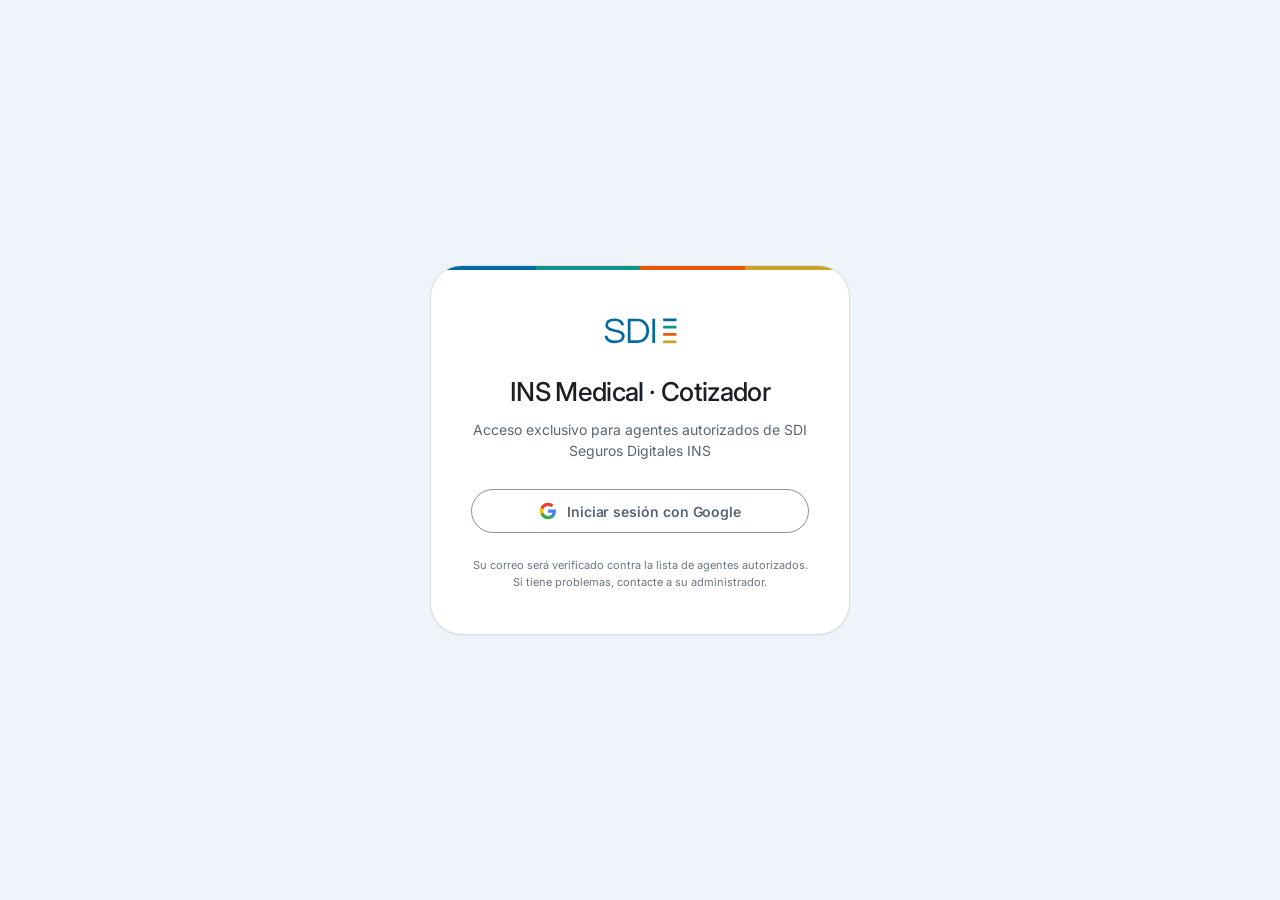
<file: index.html>
<!DOCTYPE html>
<html lang="es">
<head>
<meta charset="UTF-8" />
<meta name="viewport" content="width=device-width,initial-scale=1" />
<meta name="description" content="Cotizador INS Medical — SDI Seguros Digitales INS. Cotización familiar de seguros de gastos médicos." />
<title>INS Medical · Cotizador · SDI Seguros Digitales INS</title>
<link rel="icon" type="image/svg+xml" href="favicon.svg" />
<link rel="apple-touch-icon" href="favicon.svg" />
<meta name="theme-color" content="#1E3A8A" />
<link rel="preconnect" href="https://fonts.googleapis.com" />
<link rel="preconnect" href="https://fonts.gstatic.com" crossorigin />
<link rel="preconnect" href="https://fonts.gstatic.com" crossorigin />
<link href="https://fonts.googleapis.com/css2?family=Google+Sans+Flex:opsz,wght@6..144,400..700&family=Google+Sans+Code:wght@400;500;600&family=Inter:wght@400;500;600&display=swap" rel="stylesheet" />
<style>
/* ═══════════════════════ DESIGN TOKENS ═══════════════════════ */
:root {
  --blue:        #2563EB;
  --blue-dark:   #1E3A8A;
  --blue-mid:    #3B82F6;
  --blue-light:  #DBEAFE;
  --blue-pale:   #EFF6FF;
  --reg:         #5B91D0;
  --reg-dark:    #2E6FA8;
  --reg-light:   #E0EFFA;
  --reg-line:    #BFDBEE;
  --teal:        #0F766E;
  --teal-light:  #CCFBF1;
  --green:       #059669;
  --green-dark:  #047857;
  --green-light: #D1FAE5;
  --amber:       #B45309;
  --amber-light: #FEF3C7;
  --red:         #DC2626;
  --red-light:   #FEE2E2;
  --bg:          #F8FAFC;
  --white:       #FFFFFF;
  --ink:         #1E293B;
  --ink-2:       #334155;
  --ink-3:       #64748B;
  --ink-4:       #94A3B8;
  --line:        #E2E8F0;
  --line-2:      #F1F5F9;
  --r:           12px;
  --rl:          16px;
  --rxl:         20px;
  --sh:          0 1px 3px rgba(30,58,138,.08);
  --sh-md:       0 4px 12px rgba(30,58,138,.10);
  --sh-lg:       0 8px 24px rgba(30,58,138,.14);
}

* { box-sizing: border-box; margin: 0; padding: 0; }
html { font-size: 15px; }
body { font-family: 'Plus Jakarta Sans', sans-serif; background: var(--bg); color: var(--ink); line-height: 1.5; min-height: 100vh; }
button, input, select, textarea { font-family: inherit; color: inherit; }
a { color: var(--blue); text-decoration: none; }
a:hover { text-decoration: underline; }

/* ═══════════════════════ VIEW ROUTING ═══════════════════════ */
[data-view] { display: none; }
[data-view].active { display: block; }

/* ═══════════════════════ LOADING ═══════════════════════ */
.loading {
  min-height: 100vh; display: grid; place-items: center;
  font-size: 14px; color: var(--ink-3);
}
.loading .spinner {
  width: 36px; height: 36px; border: 3px solid var(--line);
  border-top-color: var(--blue); border-radius: 50%;
  animation: spin 0.9s linear infinite; margin: 0 auto 14px;
}
@keyframes spin { to { transform: rotate(360deg); } }

/* ═══════════════════════ LOGIN ═══════════════════════ */
.login-wrap {
  min-height: 100vh; display: grid; place-items: center;
  background: linear-gradient(135deg, var(--blue-dark) 0%, var(--blue) 100%);
  padding: 24px;
}
.login-card {
  background: var(--white); border-radius: var(--rxl);
  padding: 40px 36px; max-width: 420px; width: 100%;
  box-shadow: 0 20px 60px rgba(0,0,0,.2);
  text-align: center;
}
.login-card .ins-logo { height: 36px; margin: 0 auto 22px; display: block; }
.login-card h1 {
  font-size: 24px; font-weight: 700; color: var(--ink);
  letter-spacing: -.3px; margin-bottom: 8px;
}
.login-card .sub { font-size: 14px; color: var(--ink-3); margin-bottom: 28px; }
.login-card .gsi-btn {
  display: flex; align-items: center; justify-content: center; gap: 10px;
  width: 100%; padding: 12px 20px; background: var(--white);
  border: 1.5px solid var(--line); border-radius: var(--r);
  font-size: 14px; font-weight: 600; color: var(--ink-2);
  cursor: pointer; transition: border-color .15s, box-shadow .15s;
}
.login-card .gsi-btn:hover { border-color: var(--blue); box-shadow: var(--sh-md); }
.login-card .gsi-icon { width: 18px; height: 18px; }
.login-card .footnote { font-size: 11px; color: var(--ink-4); margin-top: 24px; line-height: 1.5; }

/* ═══════════════════════ BLOQUEADO ═══════════════════════ */
.bloq-wrap {
  min-height: 100vh; display: grid; place-items: center;
  background: var(--bg); padding: 24px;
}
.bloq-card {
  background: var(--white); border-radius: var(--rxl);
  padding: 40px 36px; max-width: 460px; width: 100%;
  box-shadow: var(--sh-md); text-align: center;
}
.bloq-card .icon { font-size: 36px; margin-bottom: 12px; }
.bloq-card h1 { font-size: 22px; font-weight: 700; color: var(--ink); margin-bottom: 8px; }
.bloq-card p { font-size: 14px; color: var(--ink-3); margin-bottom: 18px; line-height: 1.6; }
.bloq-card .ag-email { font-family: 'JetBrains Mono', monospace; font-size: 13px; color: var(--ink); background: var(--bg); padding: 6px 10px; border-radius: 6px; display: inline-block; margin-bottom: 18px; }
.bloq-card .btn-logout {
  background: var(--blue); color: #fff; border: none;
  padding: 10px 22px; border-radius: var(--r); font-weight: 600;
  font-size: 13px; cursor: pointer;
}

/* ═══════════════════════ AGENT HEADER ═══════════════════════ */
.hdr {
  background: linear-gradient(135deg, var(--blue-dark) 0%, var(--blue) 100%);
  color: #fff; display: flex; align-items: center;
  padding: 0 28px; height: 60px; gap: 14px;
}
.hdr-logo { display: flex; align-items: center; gap: 12px; flex: 1; min-width: 0; }
.hdr-ins-logo { height: 28px; width: auto; filter: brightness(0) invert(1); opacity: .9; flex-shrink: 0; }
.hdr-sep { width: 1px; height: 22px; background: rgba(255,255,255,.25); flex-shrink: 0; }
.hdr-prod {
  font-size: 17px; font-weight: 700; color: #fff;
  letter-spacing: -.3px; white-space: nowrap;
}
.hdr-prod span { color: rgba(255,255,255,.55); font-weight: 400; font-size: 15px; }
.hdr-badge {
  background: rgba(255,255,255,.12); border: 1px solid rgba(255,255,255,.18);
  padding: 4px 12px; border-radius: 100px; font-size: 12px;
  color: rgba(255,255,255,.8); white-space: nowrap;
}
.hdr-user { font-size: 13px; color: rgba(255,255,255,.7); white-space: nowrap; }
.hdr-user strong { color: #fff; font-weight: 600; }
.hdr-out {
  background: rgba(255,255,255,.1); border: 1px solid rgba(255,255,255,.2);
  color: #fff; padding: 6px 14px; border-radius: 8px;
  font-size: 12px; font-weight: 500; cursor: pointer; white-space: nowrap;
}
.hdr-out:hover { background: rgba(255,255,255,.18); }

/* ═══════════════════════ STEPPER ═══════════════════════ */
.stepper {
  background: var(--white); border-bottom: 1px solid var(--line);
  padding: 0 28px; display: flex; align-items: stretch;
  overflow-x: auto; -webkit-overflow-scrolling: touch;
}
.step {
  display: flex; align-items: center; gap: 10px;
  padding: 16px 20px; font-size: 13px; font-weight: 500;
  color: var(--ink-4); border-bottom: 3px solid transparent;
  cursor: pointer; user-select: none; white-space: nowrap;
  transition: all .15s; background: none; border-left: none; border-right: none; border-top: none;
}
.step:hover { color: var(--ink-2); }
.step.active { color: var(--blue); border-bottom-color: var(--blue); }
.step.done { color: var(--green); }
.step-dot {
  width: 24px; height: 24px; border-radius: 50%;
  background: var(--line-2); border: 2px solid var(--line);
  display: grid; place-items: center; font-size: 11px; font-weight: 700;
  flex-shrink: 0; transition: all .15s;
}
.step.active .step-dot { background: var(--blue); border-color: var(--blue); color: #fff; }
.step.done .step-dot { background: var(--green); border-color: var(--green); color: #fff; }
.step-div { width: 28px; height: 1px; background: var(--line); align-self: center; flex-shrink: 0; }
.step-hist { margin-left: auto; }
.step-hist .step-dot { background: var(--line-2); border-color: var(--line); }
.step-hist.active .step-dot { background: var(--ink-2); border-color: var(--ink-2); color: #fff; }
.step-hist.active { color: var(--ink-2); border-bottom-color: var(--ink-2); }

/* ═══════════════════════ MAIN CONTAINER ═══════════════════════ */
.main { max-width: 1180px; margin: 0 auto; padding: 28px; }
.page-hdr { margin-bottom: 22px; display: flex; justify-content: space-between; align-items: flex-start; gap: 16px; flex-wrap: wrap; }
.page-title { font-size: 22px; font-weight: 700; color: var(--ink); letter-spacing: -.3px; }
.page-sub { font-size: 13px; color: var(--ink-3); margin-top: 3px; }
.paso { display: none; }
.paso.active { display: block; }

/* ═══════════════════════ PASO 1: CLIENT + ASEGURADOS ═══════════════════════ */
.cli-form {
  background: var(--white); border: 1.5px solid var(--line);
  border-radius: var(--rxl); padding: 22px 24px; margin-bottom: 22px;
  box-shadow: var(--sh);
}
.cli-form-title { font-size: 14px; font-weight: 700; color: var(--ink); margin-bottom: 14px; }
.cli-grid {
  display: grid; grid-template-columns: repeat(2, 1fr);
  gap: 14px 16px;
}
.field { display: flex; flex-direction: column; gap: 5px; }
.field-lbl {
  font-size: 11px; font-weight: 700; text-transform: uppercase;
  letter-spacing: .5px; color: var(--ink-4);
}
.field-lbl .req { color: var(--red); margin-left: 2px; }
.field-input {
  padding: 9px 12px; border: 1.5px solid var(--line);
  border-radius: var(--r); font-size: 13px; color: var(--ink);
  background: var(--white); outline: none; font-family: inherit;
  transition: border-color .15s;
}
.field-input:focus { border-color: var(--blue); }
.field-input.error { border-color: var(--red); }
.field-help { font-size: 11px; color: var(--ink-3); }
.field-err { font-size: 11px; color: var(--red); }

/* Asegurados list */
.aseg-section {
  background: var(--white); border: 1.5px solid var(--line);
  border-radius: var(--rxl); padding: 22px 24px;
  box-shadow: var(--sh);
}
.aseg-head { display: flex; justify-content: space-between; align-items: center; margin-bottom: 14px; gap: 12px; flex-wrap: wrap; }
.aseg-head-title { font-size: 14px; font-weight: 700; color: var(--ink); }
.aseg-head-sub { font-size: 12px; color: var(--ink-3); margin-top: 2px; }
.aseg-add {
  background: var(--blue); color: #fff; border: none;
  padding: 9px 16px; border-radius: var(--r);
  font-size: 13px; font-weight: 600; cursor: pointer;
  display: flex; align-items: center; gap: 6px;
}
.aseg-add:hover { background: var(--blue-dark); }
.aseg-list { display: flex; flex-direction: column; gap: 10px; }
.aseg-item {
  display: flex; align-items: center; gap: 14px;
  padding: 14px 16px; background: var(--bg);
  border: 1px solid var(--line-2); border-radius: var(--r);
}
.aseg-av {
  width: 38px; height: 38px; border-radius: 50%;
  background: var(--blue-light); color: var(--blue);
  display: grid; place-items: center; font-size: 13px; font-weight: 800;
  flex-shrink: 0;
}
.aseg-info { flex: 1; min-width: 0; }
.aseg-name { font-size: 14px; font-weight: 600; color: var(--ink); }
.aseg-meta { font-size: 12px; color: var(--ink-3); margin-top: 2px; }
.aseg-meta .dot { color: var(--ink-4); margin: 0 6px; }
.aseg-actions { display: flex; gap: 6px; flex-shrink: 0; }
.aseg-btn {
  background: var(--white); border: 1px solid var(--line);
  padding: 6px 10px; border-radius: 6px; font-size: 12px;
  color: var(--ink-2); cursor: pointer; font-weight: 500;
}
.aseg-btn:hover { background: var(--bg); }
.aseg-btn.danger { color: var(--red); }
.aseg-btn.danger:hover { background: var(--red-light); border-color: var(--red); }
.aseg-empty {
  text-align: center; padding: 32px 16px; color: var(--ink-3);
  font-size: 13px; background: var(--bg);
  border: 1px dashed var(--line); border-radius: var(--r);
}

/* ═══════════════════════ MODAL ═══════════════════════ */
.modal-overlay {
  position: fixed; inset: 0; background: rgba(15,23,42,.5);
  display: none; align-items: center; justify-content: center;
  z-index: 1000; padding: 20px; backdrop-filter: blur(2px);
}
.modal-overlay.open { display: flex; }
.modal {
  background: var(--white); border-radius: var(--rxl);
  max-width: 480px; width: 100%; max-height: 90vh; overflow: auto;
  box-shadow: 0 24px 70px rgba(0,0,0,.25);
}
.modal-hd {
  padding: 20px 24px 14px; border-bottom: 1px solid var(--line-2);
  display: flex; justify-content: space-between; align-items: center;
}
.modal-title { font-size: 17px; font-weight: 700; color: var(--ink); letter-spacing: -.2px; }
.modal-close {
  background: none; border: none; cursor: pointer;
  width: 28px; height: 28px; border-radius: 6px;
  display: grid; place-items: center; color: var(--ink-3);
  font-size: 18px;
}
.modal-close:hover { background: var(--bg); color: var(--ink); }
.modal-body { padding: 18px 24px 22px; display: flex; flex-direction: column; gap: 14px; }
.modal-foot {
  padding: 14px 24px; border-top: 1px solid var(--line-2);
  display: flex; justify-content: flex-end; gap: 8px;
  background: var(--bg);
}
.modal-foot.between { justify-content: space-between; }
.btn {
  padding: 9px 18px; border-radius: var(--r);
  font-size: 13px; font-weight: 600; cursor: pointer;
  border: none; display: inline-flex; align-items: center; gap: 6px;
  transition: opacity .1s;
}
.btn:hover { opacity: .88; }
.btn-pri { background: var(--blue); color: #fff; }
.btn-out { background: var(--white); color: var(--blue); border: 1.5px solid var(--blue); }
.btn-out:hover { background: var(--blue-pale); }
.btn-gray { background: var(--white); color: var(--ink-2); border: 1.5px solid var(--line); }
.btn-gray:hover { background: var(--bg); }
.btn-danger { background: var(--red); color: #fff; }
.btn-wa { background: #128C7E; color: #fff; }
.btn-success { background: var(--green); color: #fff; }
.btn:disabled { opacity: .4; cursor: not-allowed; }

/* Radio group inside modal */
.radio-group { display: grid; grid-template-columns: 1fr 1fr; gap: 8px; }
.radio-pill {
  border: 1.5px solid var(--line); border-radius: var(--r);
  padding: 10px 12px; cursor: pointer; font-size: 13px;
  display: flex; align-items: center; gap: 8px;
  background: var(--white); transition: all .15s;
}
.radio-pill input { margin: 0; accent-color: var(--blue); }
.radio-pill:has(input:checked) { border-color: var(--blue); background: var(--blue-pale); }
.radio-pill .icon { font-size: 16px; }

/* ═══════════════════════ PASO 2: PRODUCTS ═══════════════════════ */
.aseg-bar {
  display: flex; align-items: center; gap: 8px;
  margin-bottom: 22px; flex-wrap: wrap;
}
.aseg-bar-lbl {
  font-size: 11px; font-weight: 700; text-transform: uppercase;
  letter-spacing: .6px; color: var(--ink-4); margin-right: 4px;
}
.aseg-pill {
  display: flex; align-items: center; gap: 7px;
  background: var(--white); border: 1.5px solid var(--line);
  padding: 5px 13px 5px 7px; border-radius: 100px; font-size: 13px;
  box-shadow: 0 1px 3px rgba(30,58,138,.04);
}
.aseg-pill-av {
  width: 24px; height: 24px; border-radius: 50%;
  background: var(--blue-light); color: var(--blue);
  display: grid; place-items: center; font-size: 10px; font-weight: 800;
}
.aseg-pill-nm { font-weight: 600; color: var(--ink); }
.aseg-pill-i { color: var(--ink-3); font-size: 12px; }

/* Variant toggle Con/Sin Reducción (auto-shown if any aseg >= 70) */
.variant-toggle {
  background: var(--amber-light); border: 1px solid #FBBF24;
  border-radius: var(--rl); padding: 14px 18px; margin-bottom: 18px;
  display: flex; gap: 16px; align-items: flex-start; flex-wrap: wrap;
}
.variant-toggle .icon { font-size: 18px; flex-shrink: 0; }
.variant-toggle .text { flex: 1; min-width: 200px; font-size: 12.5px; color: #78350F; line-height: 1.55; }
.variant-toggle .text strong { color: #92400E; }
.variant-toggle .ctl { display: flex; gap: 8px; }
.variant-toggle .ctl button {
  padding: 7px 14px; border-radius: 100px; border: 1.5px solid #FBBF24;
  background: var(--white); color: #92400E; font-size: 12px; font-weight: 600; cursor: pointer;
}
.variant-toggle .ctl button.on { background: #92400E; color: #fff; }

/* Banner de aviso de datos */
.data-warn {
  background: var(--amber-light); border: 1px solid #FBBF24;
  border-radius: var(--rl); padding: 12px 18px; margin-bottom: 14px;
  display: flex; gap: 14px; align-items: flex-start;
  font-size: 12.5px; color: #78350F; line-height: 1.55;
}
.data-warn .icon { font-size: 18px; flex-shrink: 0; }
.data-warn strong { color: #92400E; }

/* Opciones cotización (AMP epidemias) */
.opt-toggle {
  background: var(--blue-pale); border: 1px solid var(--blue-light);
  border-radius: var(--rl); padding: 14px 18px; margin-bottom: 18px;
  display: flex; gap: 16px; align-items: flex-start; flex-wrap: wrap;
}
.opt-toggle .icon { font-size: 18px; flex-shrink: 0; }
.opt-toggle .text { flex: 1; min-width: 240px; font-size: 12.5px; color: var(--blue-dark); line-height: 1.55; }
.opt-toggle .text strong { color: var(--blue-dark); }
.opt-toggle .text .note { color: var(--ink-3); font-size: 11px; margin-top: 3px; }
.opt-toggle .ctl { display: flex; gap: 8px; }
.opt-toggle .ctl button {
  padding: 7px 14px; border-radius: 100px; border: 1.5px solid var(--blue);
  background: var(--white); color: var(--blue-dark); font-size: 12px; font-weight: 600; cursor: pointer;
}
.opt-toggle .ctl button.on { background: var(--blue); color: #fff; }

/* Products grid */
.prods-grid {
  display: grid; grid-template-columns: repeat(3, 1fr);
  gap: 18px; margin-bottom: 22px;
}

.pc {
  background: var(--white); border: 1.5px solid var(--line);
  border-radius: var(--rxl); overflow: hidden;
  box-shadow: 0 1px 4px rgba(30,58,138,.05);
  transition: box-shadow .2s, border-color .2s;
}
.pc.sel { border-color: var(--blue-mid); box-shadow: 0 4px 20px rgba(37,99,235,.14); }
.pc.sel.reg { border-color: var(--reg); box-shadow: 0 4px 20px rgba(91,145,208,.14); }
.pc.sel.gd { border-color: var(--green); box-shadow: 0 4px 20px rgba(5,150,105,.14); }
.pc-bar { height: 4px; background: var(--line); }
.pc.sel .pc-bar { background: linear-gradient(90deg, var(--blue) 0%, var(--blue-mid) 100%); }
.pc.sel.reg .pc-bar { background: linear-gradient(90deg, var(--reg-dark) 0%, var(--reg) 100%); }
.pc.sel.gd .pc-bar { background: linear-gradient(90deg, var(--green) 0%, var(--teal) 100%); }

.pc-hd { padding: 18px 18px 14px; border-bottom: 1px solid var(--line-2); }
.pc-top { display: flex; align-items: flex-start; gap: 10px; margin-bottom: 10px; cursor: pointer; }
.pc-ck {
  width: 22px; height: 22px; border-radius: 6px;
  border: 2px solid var(--line); background: var(--white);
  display: grid; place-items: center; flex-shrink: 0; margin-top: 2px;
  color: transparent; font-size: 13px; font-weight: 800;
  transition: all .15s;
}
.sel .pc-ck { background: var(--blue); border-color: var(--blue); color: #fff; }
.sel.reg .pc-ck { background: var(--reg); border-color: var(--reg); }
.sel.gd .pc-ck { background: var(--green); border-color: var(--green); }
.pc-nm { font-size: 15px; font-weight: 700; color: var(--ink); line-height: 1.25; letter-spacing: -.2px; }
.pc-tg { font-size: 12px; color: var(--ink-3); margin-top: 2px; }
.pc-pill {
  display: inline-flex; align-items: center; gap: 5px;
  background: var(--blue-pale); color: var(--blue);
  font-size: 11px; font-weight: 700; padding: 3px 10px;
  border-radius: 100px; letter-spacing: .2px;
}
.sel.reg .pc-pill { background: var(--reg-light); color: var(--reg-dark); }
.sel.gd .pc-pill { background: var(--green-light); color: var(--green-dark); }

.pc-bd { padding: 14px 18px; border-bottom: 1px solid var(--line-2); }
.fld-l {
  font-size: 11px; font-weight: 700; text-transform: uppercase;
  letter-spacing: .5px; color: var(--ink-4); margin-bottom: 7px;
}
.fld-sel {
  width: 100%; padding: 9px 12px; border: 1.5px solid var(--line);
  border-radius: var(--r); font-family: inherit; font-size: 13px;
  color: var(--ink); background: var(--bg); cursor: pointer;
  outline: none; font-weight: 500;
}
.fld-sel:focus { border-color: var(--blue); background: var(--white); }
.sel.reg .fld-sel:focus { border-color: var(--reg); }
.sel.gd .fld-sel:focus { border-color: var(--green); }

.pc-primas { padding: 14px 18px; }
.pr-row {
  display: flex; justify-content: space-between; align-items: center;
  padding: 6px 0; font-size: 13px;
}
.pr-row + .pr-row { border-top: 1px solid var(--line-2); }
.pr-nm { font-weight: 600; color: var(--ink-2); }
.pr-rel { font-size: 11px; color: var(--ink-4); font-weight: 400; }
.pr-amt { font-family: 'JetBrains Mono', monospace; font-size: 13px; font-weight: 500; color: var(--ink); }

.pc-tot {
  display: flex; justify-content: space-between; align-items: center;
  padding: 13px 18px; background: var(--bg); border-top: 1.5px solid var(--line);
}
.sel .pc-tot { background: var(--blue-pale); border-top-color: var(--blue-light); }
.sel.reg .pc-tot { background: var(--reg-light); border-top-color: var(--reg-line); }
.sel.gd .pc-tot { background: var(--green-light); border-top-color: #A7F3D0; }
.tot-l {
  font-size: 12px; font-weight: 700; text-transform: uppercase;
  letter-spacing: .4px; color: var(--ink-3);
}
.sel .tot-l { color: var(--blue-dark); }
.sel.reg .tot-l { color: var(--reg-dark); }
.sel.gd .tot-l { color: var(--green-dark); }
.tot-n {
  font-family: 'JetBrains Mono', monospace; font-size: 20px;
  font-weight: 700; color: var(--ink);
}
.sel .tot-n { color: var(--blue-dark); }
.sel.reg .tot-n { color: var(--reg-dark); }
.sel.gd .tot-n { color: var(--green-dark); }
.tot-c { font-family: 'Plus Jakarta Sans', sans-serif; font-size: 11px; color: var(--ink-3); margin-left: 3px; font-weight: 500; }

/* ═══════════════════════ PASO 3: SEND ═══════════════════════ */
.send-band {
  background: var(--white); border: 1.5px solid var(--line);
  border-radius: var(--rl); padding: 18px 22px;
  margin-bottom: 22px; box-shadow: var(--sh);
}
.send-band-title { font-size: 14px; font-weight: 700; color: var(--ink); margin-bottom: 4px; }
.send-band-sub { font-size: 12px; color: var(--ink-3); margin-bottom: 14px; }
.send-prods { display: flex; flex-wrap: wrap; gap: 10px; margin-bottom: 18px; }
.send-prod {
  display: flex; align-items: center; gap: 8px;
  padding: 9px 16px; background: var(--bg); border: 1.5px solid var(--line);
  border-radius: var(--r); cursor: pointer;
  font-size: 13px; font-weight: 500;
  transition: all .15s;
}
.send-prod:has(input:checked) {
  background: var(--blue-pale); border-color: var(--blue); color: var(--blue-dark);
}
.send-prod:has(input:checked).reg { background: var(--reg-light); border-color: var(--reg); color: var(--reg-dark); }
.send-prod:has(input:checked).gd { background: var(--green-light); border-color: var(--green); color: var(--green-dark); }
.send-prod input { accent-color: var(--blue); }
.send-prod .nm { font-weight: 600; }
.send-prod .pr { font-family: 'JetBrains Mono', monospace; font-size: 12px; font-weight: 700; }

.send-recommended {
  background: var(--blue-pale); border: 1px solid var(--blue-light);
  border-radius: var(--r); padding: 12px 14px; margin-bottom: 18px;
  font-size: 12.5px; color: var(--blue-dark); display: flex; gap: 10px; align-items: flex-start;
}
.send-recommended select {
  margin-left: 8px; padding: 4px 10px; border: 1px solid var(--blue-light);
  border-radius: 6px; background: var(--white); font-size: 12px; font-weight: 600;
  color: var(--blue-dark); font-family: inherit;
}
.send-recommended-icon { font-size: 16px; }

.send-actions {
  display: flex; justify-content: space-between; align-items: center;
  gap: 12px; flex-wrap: wrap;
}
.send-link-box {
  flex: 1; min-width: 200px;
  background: var(--bg); border: 1px dashed var(--line);
  padding: 9px 14px; border-radius: var(--r);
  font-family: 'JetBrains Mono', monospace; font-size: 11px;
  color: var(--ink-3); overflow: hidden; text-overflow: ellipsis; white-space: nowrap;
}
.send-btns { display: flex; gap: 8px; flex-wrap: wrap; }

/* ═══════════════════════ NAV BAND (paso 1→2→3) ═══════════════════════ */
.nav-band {
  display: flex; justify-content: space-between; align-items: center;
  gap: 12px; margin-top: 24px; padding-top: 18px; border-top: 1px solid var(--line);
}
.nav-band .btn { font-size: 13.5px; padding: 11px 24px; }

/* ═══════════════════════ HISTORY ═══════════════════════ */
.hist-list { display: flex; flex-direction: column; gap: 12px; }
.hist-empty {
  background: var(--white); border: 1px dashed var(--line);
  border-radius: var(--rl); padding: 40px 20px;
  text-align: center; color: var(--ink-3); font-size: 13px;
}

/* Banda de respaldo del historial */
.hist-backup {
  display: flex; justify-content: space-between; align-items: center;
  gap: 22px; flex-wrap: wrap; margin-bottom: 14px; padding: 13px 16px;
  background: var(--amber-light); border: 1px solid #F0D89B;
  border-left: 3px solid var(--amber); border-radius: 0 var(--rl) var(--rl) 0;
}
.hist-backup .hb-txt { font-size: 12px; color: var(--ink-2); line-height: 1.55; max-width: 74ch; }
.hist-backup .hb-txt strong { display: block; color: var(--ink); font-size: 12.5px; margin-bottom: 2px; }
.hist-backup .hb-btns { display: flex; gap: 8px; flex-wrap: wrap; flex-shrink: 0; }
.hist-backup button {
  padding: 8px 13px; border: 1px solid var(--line); background: var(--white);
  color: var(--ink-2); border-radius: 6px; font-family: inherit; font-size: 12.5px;
  font-weight: 600; cursor: pointer; white-space: nowrap;
}
.hist-backup button:hover { border-color: var(--ink-3); color: var(--ink); }
.hist-backup .hb-exp { background: var(--amber); color: #fff; border-color: var(--amber); }
.hist-backup .hb-exp:hover { background: #92400E; border-color: #92400E; color: #fff; }
.hist-card {
  background: var(--white); border: 1.5px solid var(--line);
  border-radius: var(--rl); padding: 16px 20px;
  display: grid; grid-template-columns: 1fr auto; gap: 14px;
  box-shadow: var(--sh);
}
.hist-info {}
.hist-row1 {
  display: flex; gap: 10px; align-items: center;
  font-size: 14px; margin-bottom: 4px; flex-wrap: wrap;
}
.hist-id { font-family: 'JetBrains Mono', monospace; font-size: 12px; color: var(--ink-3); }
.hist-cli { font-weight: 700; color: var(--ink); }
.hist-state {
  font-size: 11px; font-weight: 700; padding: 2px 8px;
  border-radius: 100px; text-transform: uppercase; letter-spacing: .3px;
}
.hist-state.pendiente { background: var(--amber-light); color: var(--amber); }
.hist-state.aceptada  { background: var(--green-light); color: var(--green-dark); }
.hist-state.eliminada { background: var(--red-light); color: var(--red); }
.hist-row2 { font-size: 12px; color: var(--ink-3); display: flex; gap: 14px; flex-wrap: wrap; }
.hist-row2 .meta-amt { font-family: 'JetBrains Mono', monospace; color: var(--ink); font-weight: 600; }
.hist-actions { display: flex; gap: 6px; flex-wrap: wrap; align-items: center; }
.hist-act {
  background: var(--white); border: 1px solid var(--line);
  padding: 6px 10px; border-radius: 6px; font-size: 11.5px;
  color: var(--ink-2); cursor: pointer; font-weight: 500;
}
.hist-act:hover { background: var(--bg); }
.hist-act.danger { color: var(--red); }
.hist-act.primary { background: var(--blue); color: #fff; border-color: var(--blue); }
.hist-act.poliza { background: #D97706; color: #fff; border-color: #D97706; font-weight: 600; }
.hist-act.poliza:hover { background: #B45309; border-color: #B45309; }

/* ═══════════════════════ PÓLIZAS VIGENTES (TAB) ═══════════════════════ */
.step-vig .step-dot { background: #FEF3C7; border-color: #D97706; color: #D97706; }
.step-vig.active .step-dot { background: #D97706; border-color: #D97706; color: #fff; }
.step-vig.active { color: #92400E; border-bottom-color: #D97706; }
.paso-vig.active { display: block; }
.vig-badge { background: #D97706; color: #fff; border-radius: 100px; font-size: 10px; padding: 1px 6px; margin-left: 4px; display: none; }
.vig-wrap { background: var(--white); border: 1.5px solid var(--line); border-radius: var(--rl); overflow: hidden; box-shadow: var(--sh); }
.vig-table { width: 100%; border-collapse: collapse; font-size: 13px; }
.vig-table th { text-align: left; padding: 9px 14px; color: var(--ink-3); font-size: 11px; font-weight: 700; text-transform: uppercase; letter-spacing: .4px; background: var(--bg); border-bottom: 1px solid var(--line); }
.vig-table td { padding: 13px 14px; border-bottom: 1px solid var(--line-2); vertical-align: middle; }
.vig-table tr:last-child td { border-bottom: none; }
.vig-nm { font-weight: 700; color: var(--ink); font-size: 13.5px; }
.vig-meta { font-size: 11.5px; color: var(--ink-3); margin-top: 1px; }
.vig-prod { font-size: 12px; color: var(--ink-2); }
.vig-num { font-family: 'JetBrains Mono', monospace; font-size: 12px; font-weight: 500; color: var(--ink); }
.vig-num.sin { color: var(--ink-3); font-style: italic; font-family: 'Plus Jakarta Sans', sans-serif; font-weight: 400; }
.vig-guia { font-size: 11px; font-weight: 700; padding: 2px 8px; border-radius: 100px; text-transform: uppercase; letter-spacing: .3px; }
.vig-guia.enviada { background: var(--green-light); color: var(--green-dark); }
.vig-guia.pendiente { background: var(--amber-light); color: var(--amber); }

/* ═══════════════════════ TOASTS ═══════════════════════ */
.toast-wrap {
  position: fixed; bottom: 24px; right: 24px; z-index: 2000;
  display: flex; flex-direction: column; gap: 8px;
}
.toast {
  background: var(--ink); color: #fff; padding: 12px 18px;
  border-radius: var(--r); font-size: 13px; box-shadow: 0 4px 16px rgba(0,0,0,.2);
  max-width: 360px; display: flex; gap: 10px; align-items: center;
  animation: toast-in .25s ease-out;
}
.toast.success { background: var(--green-dark); }
.toast.error { background: var(--red); }
@keyframes toast-in { from { transform: translateY(20px); opacity: 0; } to { transform: translateY(0); opacity: 1; } }

/* ═══════════════════════ CLIENT VIEW ═══════════════════════ */
[data-view="cliente"] { background: var(--white); font-size: 14.5px; }

.cv-hero {
  background: linear-gradient(150deg, #0F2567 0%, #1E3A8A 35%, #1D4ED8 70%, #2563EB 100%);
  color: #fff; padding: 0; position: relative; overflow: hidden;
}
.cv-hero::before {
  content: ''; position: absolute; inset: 0;
  background-image: url("data:image/svg+xml,%3Csvg width='60' height='60' viewBox='0 0 60 60' xmlns='http://www.w3.org/2000/svg'%3E%3Cg fill='%23ffffff' fill-opacity='.03'%3E%3Cpath d='M36 34v-4h-2v4h-4v2h4v4h2v-4h4v-2h-4zM6 4V0H4v4H0v2h4v4h2V6h4V4H6z'/%3E%3C/g%3E%3C/svg%3E");
  pointer-events: none;
}

.ins-topbar {
  border-bottom: 1px solid rgba(255,255,255,.1);
  padding: 12px 28px; display: flex; align-items: center;
  justify-content: space-between; position: relative; z-index: 1;
  gap: 16px; flex-wrap: wrap;
}
.ins-topbar-l { display: flex; align-items: center; gap: 12px; flex-wrap: wrap; }
.ins-logo-img { height: 30px; width: auto; display: block; filter: brightness(0) invert(1); opacity: .9; }
.ins-topbar-sep { width: 1px; height: 22px; background: rgba(255,255,255,.2); }
.ins-topbar-prod { font-size: 15px; font-weight: 600; color: #fff; letter-spacing: -.2px; }
.ins-topbar-agent { font-size: 12px; color: rgba(255,255,255,.55); }
.ins-topbar-r { font-size: 11.5px; color: rgba(255,255,255,.45); }

.cv-hero-body {
  padding: 44px 28px 40px; text-align: center; position: relative; z-index: 1;
}
.cv-ey {
  font-size: 11px; letter-spacing: 2px; text-transform: uppercase;
  color: rgba(255,255,255,.5); margin-bottom: 10px; font-weight: 600;
}
.cv-ttl {
  font-size: 30px; font-weight: 800; line-height: 1.2; letter-spacing: -.5px;
}
.cv-sub { font-size: 14px; color: rgba(255,255,255,.55); margin-top: 8px; }
.cv-chips {
  display: flex; justify-content: center; gap: 8px;
  margin-top: 18px; flex-wrap: wrap;
}
.cv-chip {
  background: rgba(255,255,255,.1); border: 1px solid rgba(255,255,255,.15);
  padding: 5px 14px; border-radius: 100px; font-size: 12px;
  color: rgba(255,255,255,.85); font-weight: 500;
}

/* ═══════════════════════ COMPARISON ═══════════════════════ */
.cmp-wrap { max-width: 1180px; margin: 0 auto; padding: 36px 28px 24px; }
.cmp-ttl {
  font-size: 19px; font-weight: 700; color: var(--ink);
  letter-spacing: -.3px; margin-bottom: 4px;
}
.cmp-sub { font-size: 13px; color: var(--ink-3); margin-bottom: 18px; }

.price-cards {
  display: grid; gap: 14px; margin-bottom: 24px;
}
.price-cards.n-1 { grid-template-columns: 1fr; max-width: 460px; margin-left: auto; margin-right: auto; }
.price-cards.n-2 { grid-template-columns: repeat(2, 1fr); max-width: 720px; margin-left: auto; margin-right: auto; }
.price-cards.n-3 { grid-template-columns: repeat(3, 1fr); }
.price-card {
  background: var(--white); border: 1.5px solid var(--line);
  border-radius: var(--rl); padding: 20px 18px; text-align: center;
  position: relative; overflow: hidden;
}
.price-card::before { content: ''; position: absolute; top: 0; left: 0; right: 0; height: 3px; background: var(--blue); }
.price-card.reg::before { background: linear-gradient(90deg, var(--reg-dark) 0%, var(--reg) 100%); }
.price-card.gd::before  { background: linear-gradient(90deg, var(--green) 0%, var(--teal) 100%); }
.price-card-nm { font-size: 14px; font-weight: 700; color: var(--ink); margin-bottom: 3px; }
.price-card-cov { font-size: 12px; color: var(--ink-3); }
.price-card-ded {
  display: inline-block; background: var(--blue-pale); color: var(--blue);
  font-size: 11px; font-weight: 700; padding: 3px 10px;
  border-radius: 100px; margin: 8px 0;
}
.price-card.reg .price-card-ded { background: var(--reg-light); color: var(--reg-dark); }
.price-card.gd .price-card-ded  { background: var(--green-light); color: var(--green-dark); }
.price-card-price {
  font-family: 'JetBrains Mono', monospace; font-size: 28px;
  font-weight: 700; color: var(--blue-dark); line-height: 1;
}
.price-card.reg .price-card-price { color: var(--reg-dark); }
.price-card.gd .price-card-price  { color: var(--green-dark); }
.price-card-psub { font-size: 11px; color: var(--ink-3); margin-top: 4px; font-weight: 400; }
.price-card-cta {
  margin-top: 12px; padding: 8px 16px; background: var(--blue); color: #fff;
  border: none; border-radius: var(--r); font-size: 12px; font-weight: 600;
  cursor: pointer; font-family: inherit; width: 100%;
}
.price-card.reg .price-card-cta { background: var(--reg); }
.price-card.gd .price-card-cta  { background: var(--green); }
.price-card-cta:hover { opacity: .88; }
.best-tag {
  position: absolute; top: 12px; right: 12px;
  background: var(--green); color: #fff; font-size: 10px;
  font-weight: 700; padding: 2px 8px; border-radius: 100px; letter-spacing: .3px;
}

/* TOOLTIPS de cobertura */
.has-tip { position: relative; display: inline-flex; align-items: center; gap: 5px; cursor: help; }
.tip-ico {
  display: inline-grid; place-items: center;
  width: 15px; height: 15px; border-radius: 50%;
  background: var(--blue-light); color: var(--blue);
  font-size: 9px; font-weight: 800; flex-shrink: 0; line-height: 1;
  font-style: normal;
}
.has-tip:hover .tip-ico, .has-tip:focus .tip-ico, .has-tip.tipped .tip-ico { background: var(--blue); color: #fff; }
.has-tip::after {
  content: attr(data-tip);
  position: absolute; left: 0; top: calc(100% + 8px);
  background: var(--ink); color: #fff;
  font-size: 11.5px; line-height: 1.55;
  padding: 9px 13px; border-radius: var(--r);
  width: 270px; z-index: 200; opacity: 0;
  pointer-events: none; font-family: 'Plus Jakarta Sans', sans-serif;
  font-weight: 400; box-shadow: 0 4px 16px rgba(0,0,0,.25);
  transition: opacity .12s;
}
.has-tip::before {
  content: ''; position: absolute; left: 8px; top: calc(100% + 2px);
  border: 6px solid transparent; border-bottom-color: var(--ink);
  opacity: 0; z-index: 200; transition: opacity .12s;
}
.has-tip:hover::after, .has-tip:focus::after, .has-tip.tipped::after,
.has-tip:hover::before, .has-tip:focus::before, .has-tip.tipped::before { opacity: 1; }

/* Coverage table */
.cov-wrap { border: 1.5px solid var(--line); border-radius: var(--rl); overflow: hidden; margin-bottom: 24px; }
.cov-hdr {
  display: grid; grid-template-columns: 220px repeat(var(--cols, 3), 1fr);
  background: var(--blue-dark); color: #fff;
}
.cov-hdr-lbl {
  padding: 13px 16px; font-size: 11px; font-weight: 700;
  text-transform: uppercase; letter-spacing: .6px; color: rgba(255,255,255,.55);
}
.cov-hdr-nm {
  padding: 13px 16px; font-size: 13px; font-weight: 700;
  text-align: center; border-left: 1px solid rgba(255,255,255,.1);
}
.cov-sec {
  display: grid; grid-template-columns: 220px repeat(var(--cols, 3), 1fr);
  background: linear-gradient(90deg, var(--blue) 0%, var(--blue-mid) 100%);
}
.cov-sec-lbl {
  padding: 7px 16px; font-size: 11px; font-weight: 700;
  text-transform: uppercase; letter-spacing: .6px;
  color: rgba(255,255,255,.9); grid-column: 1 / -1;
}
.cov-row {
  display: grid; grid-template-columns: 220px repeat(var(--cols, 3), 1fr);
  border-bottom: 1px solid var(--line-2);
}
.cov-row:last-child { border-bottom: none; }
.cov-row:nth-child(even) { background: var(--bg); }
.cc {
  padding: 10px 16px; font-size: 13px;
  display: flex; align-items: center;
  border-left: 1px solid var(--line-2);
}
.cc:first-child { border-left: none; }
.cc-lbl { color: var(--ink-2); font-weight: 500; }
.cc-val { font-family: 'JetBrains Mono', monospace; font-size: 12.5px; justify-content: center; text-align: center; }
.cc-val.hl { color: var(--blue); font-weight: 600; }
.cc-val.gd-val { color: var(--green); font-weight: 600; }
.cc-val.reg-val { color: var(--reg-dark); font-weight: 600; }
.cc-val.na { color: var(--ink-4); }

/* PAYMENT */
.pay-wrap { max-width: 1180px; margin: 0 auto; padding: 0 28px 28px; }
.pay-hdr { font-size: 19px; font-weight: 700; color: var(--ink); letter-spacing: -.3px; margin-bottom: 4px; }
.pay-sub { font-size: 13px; color: var(--ink-3); margin-bottom: 16px; }
.pay-grid { display: grid; grid-template-columns: repeat(3, 1fr); gap: 12px; }
.pay-card {
  background: var(--white); border: 1.5px solid var(--line);
  border-radius: var(--rl); padding: 16px; text-align: center;
  position: relative; overflow: hidden;
}
.pay-card.rec {
  border-color: var(--blue); box-shadow: 0 0 0 3px rgba(37,99,235,.1);
}
.pay-card.rec::before { content: ''; position: absolute; top: 0; left: 0; right: 0; height: 3px; background: var(--blue); }
.pay-rec-tag {
  display: inline-block; background: var(--green); color: #fff;
  font-size: 10px; font-weight: 700; padding: 2px 10px;
  border-radius: 100px; margin-bottom: 8px; letter-spacing: .3px;
}
.pay-frm { font-size: 14px; font-weight: 700; color: var(--ink); margin-bottom: 3px; }
.pay-rcg { font-size: 11px; color: var(--ink-3); font-weight: 400; }
.pay-rows { margin-top: 12px; display: flex; flex-direction: column; gap: 5px; }
.pay-row {
  display: flex; justify-content: space-between; align-items: center;
  font-size: 12px; padding: 4px 0; border-bottom: 1px solid var(--line-2);
}
.pay-row:last-child { border-bottom: none; }
.pay-prd { color: var(--ink-3); font-weight: 500; }
.pay-amt { font-family: 'JetBrains Mono', monospace; font-size: 13px; font-weight: 600; color: var(--ink); }

/* WAITING PERIODS */
.wait-wrap { max-width: 1180px; margin: 0 auto; padding: 0 28px 28px; }
.wait-box { background: var(--white); border: 1.5px solid var(--line); border-radius: var(--rl); overflow: hidden; }
.wait-hd { padding: 20px 24px; background: var(--blue-pale); border-bottom: 1px solid var(--blue-light); }
.wait-hd h3 { font-size: 17px; font-weight: 700; color: var(--blue-dark); letter-spacing: -.2px; }
.wait-hd p { font-size: 13px; color: var(--ink-3); margin-top: 3px; }
.wait-grid { display: grid; grid-template-columns: 1fr 1fr 1fr; padding: 18px 24px; gap: 0; }
.wait-col { padding: 0 18px; border-right: 1px solid var(--line-2); }
.wait-col:first-child { padding-left: 0; }
.wait-col:last-child { border-right: none; padding-right: 0; }
.wait-col-title {
  font-size: 11px; font-weight: 700; text-transform: uppercase;
  letter-spacing: .5px; color: var(--ink-4); margin-bottom: 10px;
  padding-bottom: 8px; border-bottom: 1px solid var(--line-2);
}
.wait-row {
  display: flex; justify-content: space-between; padding: 6px 0;
  font-size: 12.5px; border-bottom: 1px solid var(--line-2);
}
.wait-row:last-child { border-bottom: none; }
.wait-k { color: var(--ink-2); }
.wait-v { font-family: 'JetBrains Mono', monospace; font-weight: 600; color: var(--blue-dark); font-size: 12px; }
.wait-v.long { color: var(--red); }
.wait-v.good { color: var(--green); }
.wait-note {
  padding: 12px 24px; background: var(--bg);
  border-top: 1px solid var(--line-2);
  font-size: 12px; color: var(--ink-3); line-height: 1.6;
}
.wait-note strong { color: var(--ink-2); }

/* DOCS */
.docs-wrap { max-width: 1180px; margin: 0 auto; padding: 0 28px 28px; }
.docs-box { background: var(--white); border: 1.5px solid var(--line); border-radius: var(--rl); overflow: hidden; }
.docs-hd {
  padding: 22px 24px;
  background: linear-gradient(135deg, var(--blue-pale) 0%, var(--white) 70%);
  border-bottom: 1px solid var(--blue-light);
}
.docs-hd h3 { font-size: 17px; font-weight: 700; color: var(--blue-dark); letter-spacing: -.2px; }
.docs-hd h3 em { font-style: italic; color: var(--blue); }
.docs-hd p { font-size: 13px; color: var(--ink-3); margin-top: 4px; max-width: 60ch; line-height: 1.55; }
.docs-body { padding: 20px 24px; }
.docs-sec { margin-bottom: 20px; }
.docs-sec:last-child { margin-bottom: 0; }
.docs-sec-lbl {
  display: flex; align-items: center; gap: 8px;
  font-size: 11px; font-weight: 700; text-transform: uppercase;
  letter-spacing: .5px; color: var(--ink-4); margin-bottom: 10px; flex-wrap: wrap;
}
.docs-pin { width: 8px; height: 8px; border-radius: 50%; flex-shrink: 0; }
.docs-pin.base { background: var(--green); }
.docs-pin.cond { background: var(--blue); }
.docs-pin.info { background: var(--ink-3); }
.docs-trigger-chip {
  background: var(--blue-pale); color: var(--blue-dark);
  font-size: 10.5px; padding: 2px 8px; border-radius: 4px;
  font-weight: 600; text-transform: none; letter-spacing: 0;
  font-family: 'JetBrains Mono', monospace;
}
.docs-list { display: grid; grid-template-columns: 1fr 1fr; gap: 10px; }
.doc-item {
  display: flex; gap: 12px; align-items: flex-start;
  padding: 12px 14px; background: var(--bg);
  border: 1px solid var(--line-2); border-radius: var(--r);
}
.doc-icon {
  width: 40px; height: 40px; border-radius: 8px;
  background: var(--white); border: 1px solid var(--line);
  display: grid; place-items: center; flex-shrink: 0; position: relative;
}
.doc-icon::after {
  content: 'PDF'; font-size: 8px; font-weight: 700; color: var(--blue);
  position: absolute; bottom: 4px; left: 50%; transform: translateX(-50%); letter-spacing: .3px;
}
.doc-icon::before {
  content: ''; position: absolute; top: 6px; left: 50%; transform: translateX(-50%);
  width: 16px; height: 13px; border: 1.5px solid var(--blue); border-radius: 2px;
}
.doc-icon.aviso::before, .doc-icon.aviso::after { display: none; }
.doc-icon.aviso { font-size: 22px; font-weight: 300; color: var(--blue-dark); }
.doc-info { flex: 1; min-width: 0; }
.doc-nm { font-size: 13px; font-weight: 600; color: var(--ink); margin-bottom: 2px; line-height: 1.3; }
.doc-desc { font-size: 11.5px; color: var(--ink-3); line-height: 1.5; }
.doc-dl {
  display: grid; place-items: center; width: 32px; height: 32px;
  background: var(--blue); color: #fff; border-radius: 7px;
  font-size: 13px; font-weight: 700; text-decoration: none;
  flex-shrink: 0; margin-top: 2px;
}
.doc-dl:hover { background: var(--blue-dark); text-decoration: none; }
.docs-note {
  margin-top: 16px; padding: 12px 16px;
  background: var(--bg); border-left: 3px solid var(--blue);
  border-radius: 0 var(--r) var(--r) 0;
  font-size: 12px; color: var(--ink-2); line-height: 1.65;
}
.docs-note strong { color: var(--ink); display: block; margin-bottom: 2px; }

/* CTA */
.cta-strip {
  background: linear-gradient(135deg, var(--blue-dark) 0%, var(--blue) 100%);
  padding: 36px 28px; text-align: center; color: #fff;
}
.cta-title { font-size: 22px; font-weight: 800; letter-spacing: -.3px; margin-bottom: 6px; }
.cta-sub { font-size: 14px; color: rgba(255,255,255,.6); margin-bottom: 22px; }
.cta-btns { display: flex; justify-content: center; gap: 12px; flex-wrap: wrap; }
.cta-btn {
  padding: 12px 24px; border-radius: var(--r);
  font-size: 14px; font-weight: 700; cursor: pointer;
  font-family: inherit; display: flex; align-items: center; gap: 8px;
  border: none; text-decoration: none;
}
.cta-btn:hover { opacity: .88; text-decoration: none; }
.cta-pri { background: #fff; color: var(--blue-dark); }
.cta-wa { background: #128C7E; color: #fff; }

/* DISCLAIMER */
.fine-wrap { max-width: 1180px; margin: 0 auto; padding: 28px 28px 20px; }
.fine {
  background: #FFF7ED; border: 1px solid #FED7AA;
  border-radius: var(--rl); padding: 18px 22px;
  font-size: 12px; color: #7C3D12; line-height: 1.7;
}
.fine strong { color: #9A3412; font-weight: 600; }

/* SDI FOOTER */
.sdi-foot-wrap { max-width: 1180px; margin: 0 auto; padding: 0 28px 36px; }
.sdi-foot {
  background: var(--blue-dark); border-radius: var(--rl);
  padding: 24px 28px; text-align: center; color: #fff;
}
.sdi-mark { display: inline-flex; align-items: center; gap: 10px; margin-bottom: 14px; }
.sdi-word { font-size: 20px; font-weight: 700; color: #fff; letter-spacing: -.3px; }
.sdi-bars { display: inline-flex; flex-direction: column; gap: 3px; }
.sdi-bars i { display: block; width: 20px; height: 3px; background: #fff; border-radius: 1px; }
.sdi-line { font-size: 12px; color: #93C5FD; margin: 4px 0; line-height: 1.55; }
.sdi-line strong { color: #fff; font-weight: 600; }
.sdi-line.sub { font-size: 11px; color: #60A5FA; }

/* ═══════════════════════ RESPONSIVE ═══════════════════════ */
@media (max-width: 900px) {
  .cli-grid { grid-template-columns: 1fr; }
  .prods-grid { grid-template-columns: 1fr; }
  .price-cards.n-3, .price-cards.n-2 { grid-template-columns: 1fr; max-width: 460px; }
  .pay-grid { grid-template-columns: 1fr; }
  .wait-grid { grid-template-columns: 1fr; }
  .wait-col { padding: 0 0 14px; border-right: none; border-bottom: 1px solid var(--line-2); }
  .wait-col:last-child { padding-bottom: 0; border-bottom: none; }
  .docs-list { grid-template-columns: 1fr; }
  .cov-hdr, .cov-sec, .cov-row { grid-template-columns: 140px repeat(var(--cols, 3), 1fr); }
  .cc, .cov-hdr-nm, .cov-hdr-lbl { padding: 8px 8px; font-size: 12px; }
  .cv-ttl { font-size: 22px; }
  .ins-topbar { padding: 10px 16px; }
  .ins-topbar-agent { font-size: 11px; }
  .main { padding: 18px; }
  .hdr { padding: 0 14px; }
  .hdr-prod { font-size: 14px; }
  .hdr-prod span { display: none; }
  .hdr-user { display: none; }
  .stepper { padding: 0 14px; }
  .step { padding: 12px 12px; font-size: 12px; }
}
@media (max-width: 600px) {
  .cov-hdr-nm, .cc-val { font-size: 10.5px; }
  .has-tip::after { width: 220px; font-size: 10.5px; }
}
</style>
<!-- Línea clara SDI (11 sep 2026): hoja de sobreescritura, va de última a propósito -->
<link rel="stylesheet" href="linea-clara.css?v=1" />
</head>
<body>

<!-- ═══════════════════════ LOADING ═══════════════════════ -->
<div data-view="loading" class="active">
  <div class="loading">
    <div>
      <div class="spinner"></div>
      <div>Cargando cotizador INS Medical…</div>
    </div>
  </div>
</div>

<!-- ═══════════════════════ LOGIN ═══════════════════════ -->
<div data-view="login">
  <div class="login-wrap">
    <div class="login-card">
      <img class="ins-logo" src="img/sdi-logo-compacto.svg" alt="SDI Seguros Digitales INS" />
      <h1>INS Medical · Cotizador</h1>
      <div class="sub">Acceso exclusivo para agentes autorizados de SDI Seguros Digitales INS</div>
      <button class="gsi-btn" id="btn-login">
        <svg class="gsi-icon" viewBox="0 0 24 24" xmlns="http://www.w3.org/2000/svg">
          <path fill="#4285F4" d="M22.56 12.25c0-.78-.07-1.53-.2-2.25H12v4.26h5.92c-.26 1.37-1.04 2.53-2.21 3.31v2.77h3.57c2.08-1.92 3.28-4.74 3.28-8.09z"/>
          <path fill="#34A853" d="M12 23c2.97 0 5.46-.98 7.28-2.66l-3.57-2.77c-.98.66-2.23 1.06-3.71 1.06-2.86 0-5.29-1.93-6.16-4.53H2.18v2.84C3.99 20.53 7.7 23 12 23z"/>
          <path fill="#FBBC04" d="M5.84 14.09c-.22-.66-.35-1.36-.35-2.09s.13-1.43.35-2.09V7.07H2.18C1.43 8.55 1 10.22 1 12s.43 3.45 1.18 4.93l2.85-2.22.81-.62z"/>
          <path fill="#EA4335" d="M12 5.38c1.62 0 3.06.56 4.21 1.64l3.15-3.15C17.45 2.09 14.97 1 12 1 7.7 1 3.99 3.47 2.18 7.07l3.66 2.84c.87-2.6 3.3-4.53 6.16-4.53z"/>
        </svg>
        Iniciar sesión con Google
      </button>
      <button class="gsi-btn" id="btn-login-local" style="display:none;margin-top:10px;background:#FEF3C7;border-color:#FBBF24;color:#92400E">
        Modo local · Continuar como Juan Carlos
      </button>
      <div class="footnote">
        Su correo será verificado contra la lista de agentes autorizados. Si tiene problemas, contacte a su administrador.
      </div>
    </div>
  </div>
</div>

<!-- ═══════════════════════ BLOQUEADO ═══════════════════════ -->
<div data-view="bloqueado">
  <div class="bloq-wrap">
    <div class="bloq-card">
      <div class="icon"></div>
      <h1>Acceso restringido</h1>
      <p>Este cotizador está reservado para agentes autorizados de SDI Seguros Digitales INS.</p>
      <div class="ag-email" id="bloq-email">—</div>
      <p>Si cree que esto es un error, contacte al administrador.</p>
      <button class="btn-logout" id="btn-logout-bloq">Cerrar sesión</button>
    </div>
  </div>
</div>

<!-- ═══════════════════════ AGENTE ═══════════════════════ -->
<div data-view="agente">

  <header class="hdr">
    <div class="hdr-logo">
      <img src="img/sdi-logo-compacto.svg" alt="SDI Seguros Digitales INS" class="hdr-ins-logo" />
      <div class="hdr-sep"></div>
      <span class="hdr-prod">INS Medical <span>/ Cotizador</span></span>
    </div>
    <div class="hdr-badge">SDI Seguros Digitales INS</div>
    <span class="hdr-user">Agente: <strong id="hdr-agent-email">—</strong></span>
    <button class="hdr-out" id="btn-new-hdr" style="background:rgba(255,255,255,.18);border-color:rgba(255,255,255,.32)">+ Nueva cotización</button>
    <button class="hdr-out" id="btn-logout">Cerrar sesión</button>
  </header>

  <nav class="stepper">
    <button class="step" data-step="1"><div class="step-dot">1</div>Asegurados</button>
    <div class="step-div"></div>
    <button class="step" data-step="2"><div class="step-dot">2</div>Productos</button>
    <div class="step-div"></div>
    <button class="step" data-step="3"><div class="step-dot">3</div>Enviar</button>
    <button class="step step-hist" data-step="hist"><div class="step-dot">H</div>Mis cotizaciones</button>
    <button class="step step-vig" data-step="vig"><div class="step-dot">P</div>Pólizas vigentes<span class="vig-badge" id="vig-badge">0</span></button>
  </nav>

  <div class="main">

    <!-- PASO 1 -->
    <section class="paso paso-1" data-paso="1">
      <div class="page-hdr">
        <div>
          <div class="page-title">Datos del cliente y asegurados</div>
          <div class="page-sub">Ingrese la información de quien recibirá la cotización y de cada persona que estará asegurada.</div>
        </div>
      </div>

      <div class="cli-form">
        <div class="cli-form-title">Cliente (titular)</div>
        <div class="cli-grid">
          <div class="field">
            <label class="field-lbl" for="cli-nombre">Nombre completo <span class="req">*</span></label>
            <input class="field-input" id="cli-nombre" type="text" placeholder="Ej: Juan Carlos Hernández Vargas" />
          </div>
          <div class="field">
            <label class="field-lbl" for="cli-cedula">Cédula / identificación</label>
            <input class="field-input" id="cli-cedula" type="text" placeholder="Ej: 1-0775-0123" />
          </div>
          <div class="field">
            <label class="field-lbl" for="cli-tel">Teléfono / WhatsApp <span class="req">*</span></label>
            <input class="field-input" id="cli-tel" type="tel" placeholder="Ej: 8822-1348" />
          </div>
          <div class="field">
            <label class="field-lbl" for="cli-email">Correo electrónico <span class="req">*</span></label>
            <input class="field-input" id="cli-email" type="email" placeholder="cliente@correo.com" />
            <div class="field-help">Al correo del cliente le llegará la cotización completa.</div>
          </div>
        </div>
      </div>

      <div class="aseg-section">
        <div class="aseg-head">
          <div>
            <div class="aseg-head-title">Asegurados</div>
            <div class="aseg-head-sub">Agregue cada persona que estará cubierta por la póliza.</div>
          </div>
          <button class="aseg-add" id="btn-aseg-add">+ Agregar asegurado</button>
        </div>
        <div class="aseg-list" id="aseg-list">
          <div class="aseg-empty">Aún no ha agregado asegurados. Haga clic en "Agregar asegurado" para empezar.</div>
        </div>
      </div>

      <div class="nav-band">
        <div></div>
        <button class="btn btn-pri" id="btn-paso1-next">Continuar a Productos →</button>
      </div>
    </section>

    <!-- PASO 2 -->
    <section class="paso paso-2" data-paso="2">
      <div class="page-hdr">
        <div>
          <div class="page-title">Seleccione los productos a cotizar</div>
          <div class="page-sub">Elija el deducible de cada producto. La prima se calcula en tiempo real por asegurado y edad.</div>
        </div>
      </div>

      <div class="aseg-bar" id="aseg-bar"></div>

      <div class="data-warn" id="data-warn-int1k" style="display:none">
        <div class="icon"></div>
        <div>
          <strong>Internacional con deducible $1,000 (sin AMP) no disponible.</strong>
          Las tarifas oficiales del INS para esta combinación específica presentan inconsistencias (la columna duplica valores de Grandes Deducibles $5,000 para algunas edades). Mientras INS publica el archivo corregido, esta combinación está deshabilitada. Para cotizar Internacional con $1,000 active la <strong>Ampliación de epidemias y pandemias</strong> arriba — en esa versión los datos sí están correctos.
        </div>
      </div>

      <div class="opt-toggle">
        <div class="icon"></div>
        <div class="text">
          <strong>Ampliar cobertura de epidemias y pandemias</strong>
          <div class="note">Sin ampliar: $7.500 (Regional) / $15.000 (Internacional y GD). Con ampliación: $75.000 / $200.000. <strong>La prima sube ~17%</strong>.</div>
        </div>
        <div class="ctl">
          <button data-amp="off" class="on">Sin ampliar</button>
          <button data-amp="on">Con ampliación</button>
        </div>
      </div>

      <div class="variant-toggle" id="variant-toggle" style="display:none">
        <div class="icon"></div>
        <div class="text">
          Hay asegurados de 70 años o más. El INS permite escoger entre <strong>Con Reducción de Suma Asegurada</strong> (la suma asegurada baja a partir de los 70) o <strong>Sin Reducción</strong> (la suma asegurada se mantiene, con prima mayor).
        </div>
        <div class="ctl">
          <button data-variant="con" class="on">Con Reducción</button>
          <button data-variant="sin">Sin Reducción</button>
        </div>
      </div>

      <div class="prods-grid" id="prods-grid"></div>

      <div class="nav-band">
        <button class="btn btn-gray" id="btn-paso2-back">← Volver a Asegurados</button>
        <button class="btn btn-pri" id="btn-paso2-next">Continuar a Enviar →</button>
      </div>
    </section>

    <!-- PASO 3 -->
    <section class="paso paso-3" data-paso="3">
      <div class="page-hdr">
        <div>
          <div class="page-title">Enviar cotización</div>
          <div class="page-sub">Revise los productos incluidos, copie el enlace o envíe la cotización por correo o WhatsApp.</div>
        </div>
      </div>

      <div class="send-band">
        <div class="send-band-title">Productos a incluir en la cotización</div>
        <div class="send-band-sub">Active o desactive productos. El cliente verá solo los seleccionados.</div>
        <div class="send-prods" id="send-prods"></div>

        <div class="send-recommended">
          <span class="send-recommended-icon">★</span>
          <div>
            <strong>Plan recomendado (opcional)</strong> — destaca un producto en la vista del cliente como su sugerencia:
            <select id="send-rec">
              <option value="">Sin recomendación</option>
            </select>
          </div>
        </div>

        <div class="send-actions">
          <div class="send-link-box" id="send-link">El enlace se generará al activar al menos un producto…</div>
          <div class="send-btns">
            <button class="btn btn-gray" id="btn-preview">Vista previa</button>
            <button class="btn btn-out" id="btn-copy">Copiar enlace</button>
            <button class="btn btn-wa" id="btn-wa">WhatsApp</button>
            <button class="btn btn-pri" id="btn-email">Enviar por correo</button>
          </div>
        </div>
      </div>

      <div class="nav-band">
        <button class="btn btn-gray" id="btn-paso3-back">← Volver a Productos</button>
        <button class="btn btn-success" id="btn-finalizar">Guardar y terminar</button>
      </div>
    </section>

    <!-- HISTORIAL -->
    <section class="paso paso-hist" data-paso="hist">
      <div class="page-hdr">
        <div>
          <div class="page-title">Mis cotizaciones</div>
          <div class="page-sub">Historial local de cotizaciones generadas desde este navegador.</div>
        </div>
        <button class="btn btn-out" id="btn-new">+ Nueva cotización</button>
      </div>
      <div class="hist-backup">
        <div class="hb-txt">
          <strong>Respaldo</strong>
          Este historial vive solo en este navegador: un limpiador de disco o "borrar datos de
          navegación" lo elimina sin aviso y sin vuelta atrás. Descargue el archivo cada cierto tiempo.
        </div>
        <div class="hb-btns">
          <button class="hb-exp" id="btn-exp-hist">Respaldar</button>
          <button id="btn-imp-hist">Importar</button>
        </div>
      </div>
      <div class="hist-list" id="hist-list"></div>
    </section>

    <!-- PÓLIZAS VIGENTES -->
    <section class="paso paso-vig" data-paso="vig">
      <div class="page-hdr">
        <div>
          <div class="page-title">Pólizas vigentes</div>
          <div class="page-sub">Envíe la guía de uso y reclamos a sus clientes cuando el INS emita la póliza.</div>
        </div>
      </div>
      <div id="vig-list"></div>
    </section>

    <footer class="sdi-foot-agente">
      <img src="img/sdi-logo-compacto.svg" alt="SDI Seguros Digitales INS" />
      <p class="l1">Un producto de <strong>SDI Seguros Digitales INS</strong></p>
      <p class="l2">© 2026 · Propiedad intelectual de <strong>Juan Carlos Hernández Vargas</strong></p>
      <details class="sdi-changelog">
        <summary>Última actualización: 12 oct 2026 — la plataforma pasa a llamarse SDI Seguros Digitales INS</summary>
        <ul>
          <li><strong>12 oct 2026</strong> — La plataforma pasa a llamarse <strong>SDI Seguros Digitales INS</strong>: el nombre nuevo va en la pestaña del navegador, en la pantalla de acceso, en los pies de la consola y de la página del cliente, y en los dos correos. El logo SDI no cambia.</li>
          <li><strong>11 sep 2026</strong> — En el correo de la cotización, el botón "Ver mi cotización completa" pasa a ir justo debajo de las tarjetas de opciones.</li>
          <li><strong>11 sep 2026</strong> — Corregido el nombre del remitente en los correos: con tilde salía como "HernÃƒÂ¡ndez" en la bandeja del cliente. Ahora el nombre viaja bien codificado. Lo mismo para los nombres de archivos adjuntos con tilde o ñ.</li>
          <li><strong>11 sep 2026</strong> — El correo de póliza emitida también estrena la cara nueva: los pasos de uso del seguro con número, los contactos del INS en una sola caja y los derechos como texto. Los plazos, cláusulas, teléfonos y correos del INS dicen exactamente lo mismo que antes.</li>
          <li><strong>11 sep 2026</strong> — Cara nueva (línea clara SDI) en la consola, en la página del cliente y en el correo de la cotización: fondo blanco, más aire, botones en píldora y un solo color de acento. El correo presenta las opciones como tarjetas, con la propuesta marcada como "Opción a valorar" y el aporte de cada asegurado. Fuera los emojis de los botones. El pie lleva el logo SDI oficial. Las primas, los deducibles y las coberturas son exactamente los mismos.</li>
          <li><strong>11 sep 2026</strong> — Corregido el aviso legal del correo: decía que las primas no incluyen el IVA, cuando sí lo incluyen desde el inicio.</li>
          <li><strong>16 jul 2026</strong> — Respaldo del historial: exportar e importar un archivo JSON desde "Mis cotizaciones".</li>
          <li><strong>24 jun 2026</strong> — El correo de póliza emitida permite adjuntar documentos (hasta 20 MB).</li>
        </ul>
      </details>
    </footer>

  </div><!-- /main -->

</div><!-- /data-view=agente -->

<!-- ═══════════════════════ CLIENTE ═══════════════════════ -->
<div data-view="cliente">
  <div id="cli-root"></div>
</div>

<!-- ═══════════════════════ MODAL: ASEGURADO ═══════════════════════ -->
<div class="modal-overlay" id="aseg-modal">
  <div class="modal">
    <div class="modal-hd">
      <div class="modal-title" id="aseg-modal-title">Agregar asegurado</div>
      <button class="modal-close" id="aseg-modal-close">✕</button>
    </div>
    <div class="modal-body">
      <div class="field">
        <label class="field-lbl" for="aseg-nombre">Nombre completo <span class="req">*</span></label>
        <input class="field-input" id="aseg-nombre" type="text" placeholder="Nombre y apellidos" />
      </div>
      <div class="cli-grid">
        <div class="field">
          <label class="field-lbl" for="aseg-edad">Edad <span class="req">*</span></label>
          <input class="field-input" id="aseg-edad" type="number" min="0" max="99" placeholder="0 a 99" />
          <div class="field-help">Edad al momento de la cotización.</div>
        </div>
        <div class="field">
          <label class="field-lbl">Género <span class="req">*</span></label>
          <div class="radio-group">
            <label class="radio-pill"><input type="radio" name="aseg-gen" value="F" /><span class="icon">♀</span> Femenino</label>
            <label class="radio-pill"><input type="radio" name="aseg-gen" value="M" /><span class="icon">♂</span> Masculino</label>
          </div>
        </div>
      </div>
      <div class="field">
        <label class="field-lbl">Parentesco con el titular <span class="req">*</span></label>
        <div class="radio-group" style="grid-template-columns:repeat(4,1fr);gap:6px">
          <label class="radio-pill"><input type="radio" name="aseg-par" value="titular" /> Titular</label>
          <label class="radio-pill"><input type="radio" name="aseg-par" value="conyuge" /> Cónyuge</label>
          <label class="radio-pill"><input type="radio" name="aseg-par" value="hijo" /> Hijo/a</label>
          <label class="radio-pill"><input type="radio" name="aseg-par" value="otro" /> Otro</label>
        </div>
      </div>
    </div>
    <div class="modal-foot between">
      <button class="btn btn-danger" id="aseg-modal-del" style="display:none">Eliminar</button>
      <div style="display:flex;gap:8px;margin-left:auto">
        <button class="btn btn-gray" id="aseg-modal-cancel">Salir</button>
        <button class="btn btn-pri" id="aseg-modal-save">Guardar</button>
      </div>
    </div>
  </div>
</div>

<!-- ═══════════════════════ MODAL: EMAIL ═══════════════════════ -->
<div class="modal-overlay" id="email-modal">
  <div class="modal" style="max-width:540px">
    <div class="modal-hd">
      <div class="modal-title">Enviar por correo</div>
      <button class="modal-close" id="email-modal-close">✕</button>
    </div>
    <div class="modal-body">
      <div class="field">
        <label class="field-lbl" for="email-to">Para</label>
        <input class="field-input" id="email-to" type="email" />
      </div>
      <div class="field">
        <label class="field-lbl" for="email-subj">Asunto</label>
        <input class="field-input" id="email-subj" type="text" />
      </div>
      <div style="font-size:12px;color:var(--ink-3);background:var(--bg);padding:10px 12px;border-radius:8px;line-height:1.55">
        Se enviará desde su cuenta autorizada de Google con un enlace que abre la cotización completa con la vista del cliente.
      </div>
    </div>
    <div class="modal-foot">
      <button class="btn btn-gray" id="email-modal-cancel">Salir</button>
      <button class="btn btn-pri" id="email-modal-send">Enviar</button>
    </div>
  </div>
</div>

<!-- TOASTS -->
<div class="toast-wrap" id="toast-wrap"></div>

<!-- Google Identity Services -->
<script src="https://accounts.google.com/gsi/client" async defer></script>

<!-- Tarifas (data) -->
<script src="primas.js"></script>

<!-- App logic -->
<script>
"use strict";

/* ═══════════════════════════════════════════════════════════════
   CONSTANTES
   ═══════════════════════════════════════════════════════════════ */

const COTIZADOR_VERSION = "1.0.0";
const TARIFAS_VERSION = window.PRIMAS_VERSION || "INS-MEDICAL-2025-12-01";
const IVA_RATE = window.PRIMAS_IVA || 0.02;   // 2% IVA seguros de personas (Ley 9635 CR)
const VIGENCIA_DIAS = 30;

const LOGO_INS_URL = "https://cotizador.appsegurosdigitales.com/img/ins-logo.png";

// OAuth Client (compartido con otros cotizadores SDI)
const GOOGLE_CLIENT_ID = "255791314248-apgnrs0tiii72ogau5dpsjm2eie6d2hu.apps.googleusercontent.com";

// Whitelist de agentes autorizados (mismo patrón que Vital 360)
const AGENTES = {
  "jhernandez@segurosdelins.com": {
    nombre: "Juan Carlos Hernández",
    whatsapp: "8822-1348",
    email: "jhernandez@segurosdelins.com",
    codigo: "110113",
    licencia: "08-1318"
  }
};

// Catálogo de productos
const PRODUCTOS = {
  regional: {
    key: "regional",
    nombre: "INS Medical Regional",
    tagline: "Cobertura en CR y Centroamérica",
    suma_asegurada: 200000,
    suma_asegurada_reducida: 60000,
    deducibles: ["0", "200", "300", "400", "500", "1000"],
    deducible_default: "1000",
    color_class: "reg"
  },
  internacional: {
    key: "internacional",
    nombre: "INS Medical Internacional",
    tagline: "Cobertura mundial",
    suma_asegurada: 2000000,
    suma_asegurada_reducida: 600000,
    deducibles: ["0", "200", "300", "400", "500", "1000"],
    deducible_default: "1000",
    color_class: ""
  },
  grandes_deducibles: {
    key: "grandes_deducibles",
    nombre: "Grandes Deducibles",
    tagline: "Cobertura mundial · prima significativamente menor",
    suma_asegurada: 2000000,
    suma_asegurada_reducida: 600000,
    deducibles: ["5000", "10000", "15000"],
    deducible_default: "5000",
    color_class: "gd"
  }
};

const PRODUCTOS_ORDER = ["regional", "internacional", "grandes_deducibles"];

// Etiquetas legibles de deducibles
const DEDUCIBLE_LABELS = {
  "0":     "Sin deducible (prórroga)",
  "200":   "Deducible $200",
  "300":   "Deducible $300",
  "400":   "Deducible $400",
  "500":   "Deducible $500",
  "1000":  "Deducible $1,000",
  "5000":  "Deducible $5,000",
  "10000": "Deducible $10,000",
  "15000": "Deducible $15,000"
};

// Formas de pago y recargos
const FORMAS_PAGO = [
  { id: "anual",      label: "Anual",      recargo: 0.00, divisor: 1, recomendado: true,  nota: "Sin recargo · pago único" },
  { id: "semestral",  label: "Semestral",  recargo: 0.05, divisor: 2, recomendado: false, nota: "+5% · cada 6 meses" },
  { id: "trimestral", label: "Trimestral", recargo: 0.07, divisor: 4, recomendado: false, nota: "+7% · cada 3 meses" }
];

// Coberturas con descripciones para tooltips. Fuente: Condiciones Particulares INS Medical Reg/Int V13.
const COBERTURAS_SECCIONES = [
  {
    titulo: "Coberturas Principales",
    items: [
      {
        id: "suma_asegurada",
        label: "Suma Asegurada Anual",
        desc: "Tope máximo anual de gastos médicos cubiertos por persona: hospitalización, cirugías, consultas, exámenes y tratamientos.",
        val: (p) => "$" + _fmtMon(p.suma_asegurada),
        hl: (p) => p.suma_asegurada >= 2000000
      },
      {
        id: "deducible",
        label: "Deducible anual",
        desc: "Monto que cada asegurado asume por año antes de que el INS empiece a pagar. Máximo 3 deducibles por familia al año.",
        val: (p, ded) => "$" + _fmtMon(parseInt(ded, 10)),
        clsForGd: true
      },
      {
        id: "coas_amb_red",
        label: "Coaseguro ambulatorio en red",
        desc: "Porcentaje del gasto que usted asume al atenderse en proveedores dentro de la red del INS. Tope anual: $10,000 en CR/CA · $50,000 en el resto del mundo.",
        val: () => "20%"
      },
      {
        id: "coas_fuera",
        label: "Coaseguro fuera de red",
        desc: "Porcentaje que usted asume al atenderse fuera de la red del INS. Tope de consulta: $50 general, $90 especialista.",
        val: () => "30%"
      },
      {
        id: "hab_cr",
        label: "Habitación diaria (fuera de red · CR)",
        desc: "Monto máximo diario por habitación normal al hospitalizarse fuera de la red del INS en Costa Rica y Centroamérica.",
        val: () => "$500/día"
      },
      {
        id: "hab_mundo",
        label: "Habitación diaria (fuera de red · mundial)",
        desc: "Monto máximo diario por habitación normal al hospitalizarse fuera de la red en el resto del mundo. Solo Internacional y Grandes Deducibles.",
        val: (p) => p.key === "regional" ? "—" : "$1,000/día",
        naForRegional: true,
        hl: (p) => p.key !== "regional"
      },
      {
        id: "uci",
        label: "UCI / Cuidados Intensivos",
        desc: "Monto máximo diario en UCI fuera de la red. CR/CA: $1,000/día. Resto del mundo: $1,500/día (solo Internacional y Grandes Deducibles).",
        val: (p) => p.key === "regional" ? "$1,000/día CR" : "$1,000 CR · $1,500 mundial"
      }
    ]
  },
  {
    titulo: "Maternidad y Recién Nacido",
    items: [
      {
        id: "parto_normal",
        label: "Parto normal / aborto",
        desc: "Gastos del parto vaginal o interrupción médica del embarazo. Período de espera: 13 meses desde el inicio de la póliza.",
        val: (p) => p.key === "regional" ? "$3,000" : "$3,500"
      },
      {
        id: "cesarea",
        label: "Cesárea o parto múltiple",
        desc: "Gastos del parto por cesárea o partos múltiples. Período de espera: 13 meses.",
        val: (p) => p.key === "regional" ? "$3,500" : "$4,500",
        hl: (p) => p.key !== "regional"
      },
      {
        id: "complicaciones",
        label: "Complicaciones del embarazo",
        desc: "Complicaciones médicas graves durante el embarazo. Período de espera: 13 meses.",
        val: (p) => p.key === "regional" ? "$1,000" : "$1,500",
        hl: (p) => p.key !== "regional"
      },
      {
        id: "prematurez",
        label: "Prematurez (máx 20 sesiones)",
        desc: "Atención del recién nacido prematuro o de bajo peso en unidad neonatal. Máximo 20 sesiones por condición.",
        val: () => "$100,000"
      },
      {
        id: "congenitas",
        label: "Enfermedades congénitas",
        desc: "Enfermedades presentes desde el nacimiento en hijos nacidos durante la vigencia de la póliza. Máximo 20 sesiones por condición.",
        val: (p) => p.key === "regional" ? "$25,000" : "$50,000",
        hl: (p) => p.key !== "regional"
      }
    ]
  },
  {
    titulo: "Coberturas Especiales",
    items: [
      {
        id: "trasplantes",
        label: "Trasplantes de órganos",
        desc: "Trasplante de órganos cubiertos: cirugía, donante, medicamentos antirechazo y seguimiento postrasplante. Período de espera: 24 meses.",
        val: (p) => p.key === "regional" ? "$200,000" : "$500,000",
        hl: (p) => p.key !== "regional"
      },
      {
        id: "epidemias",
        label: "Epidemias / pandemias",
        desc: "Cobertura para enfermedades declaradas epidémicas o pandémicas. La ampliación (prima adicional) eleva el sublímite a $75K Regional / $200K Internacional y Grandes Deducibles.",
        val: (p, ded, payload) => {
          const amp = payload && payload.ampliacionEpidemias;
          if (p.key === "regional") return amp ? "$75,000" : "$7,500";
          return amp ? "$200,000" : "$15,000";
        },
        hl: (p) => p.key !== "regional"
      },
      {
        id: "mental",
        label: "Salud mental",
        desc: "Consultas psiquiátricas, terapias y medicación bajo prescripción de psiquiatra o médico especialista. Incluye internamiento cuando sea necesario.",
        val: () => "$1,000"
      },
      {
        id: "deportes",
        label: "Deportes de riesgo",
        desc: "Lesiones por actividades deportivas no competitivas (recreativas o amateur). Fútbol competitivo en liga formal tiene su propia cobertura.",
        val: () => "$10,000"
      },
      {
        id: "viajero",
        label: "Asistencia al viajero (por viaje)",
        desc: "Asistencia médica y de emergencia fuera de Costa Rica por viaje: telemedicina, traslados, gestión de crisis. Límite por viaje por asegurado.",
        val: () => "$10,000"
      },
      {
        id: "aparatos",
        label: "Aparatos de apoyo médico",
        desc: "Sillas de ruedas, prótesis, órtesis y equipos médicos prescritos para la recuperación o rehabilitación del asegurado.",
        val: () => "$10,000"
      },
      {
        id: "futbol",
        label: "Fútbol competitivo",
        desc: "Fútbol practicado en liga formal o torneo organizado. No cubre cuando el deporte es la fuente principal de ingresos del asegurado.",
        val: () => "$10,000"
      }
    ]
  },
  {
    titulo: "Beneficios por Fallecimiento",
    items: [
      {
        id: "fallecimiento",
        label: "Beneficio por fallecimiento",
        desc: "Indemnización pagada al beneficiario designado por fallecimiento del asegurado. Es adicional a los gastos médicos cubiertos.",
        val: (p) => p.key === "regional" ? "$2,500" : "$5,000",
        hl: (p) => p.key !== "regional"
      },
      {
        id: "sepelio",
        label: "Beneficio de sepelio",
        desc: "Auxilio para gastos fúnebres pagado al beneficiario. Se paga adicionalmente al beneficio por fallecimiento.",
        val: (p) => p.key === "regional" ? "$2,500" : "$5,000",
        hl: (p) => p.key !== "regional"
      },
      {
        id: "repatriacion",
        label: "Repatriación de restos",
        desc: "Traslado de los restos mortales al país de origen del asegurado. Regional: $100/día máximo 10 días. Internacional y Grandes Deducibles: hasta $5,000 total.",
        val: (p) => p.key === "regional" ? "$100/día (10d)" : "$5,000",
        hl: (p) => p.key !== "regional"
      },
      {
        id: "exoneracion",
        label: "Relajación de primas (titular fallece)",
        desc: "Si el titular fallece, el INS exonera el pago de primas por 12 meses para que los dependientes continúen asegurados.",
        val: () => "12 meses"
      }
    ]
  }
];

// Períodos de espera (3 columnas en la vista cliente)
const PERIODOS_ESPERA_COLS = [
  {
    titulo: "General",
    items: [
      { k: "CR y Centroamérica",   v: "30 días",   cls: "" },
      { k: "Resto del mundo",      v: "60 días",   cls: "" },
      { k: "Maternidad",           v: "13 meses",  cls: "long" },
      { k: "Trasplantes",          v: "24 meses",  cls: "long" },
      { k: "Accidentes",           v: "Sin espera", cls: "good" }
    ]
  },
  {
    titulo: "Condiciones de 10 meses",
    items: [
      { k: "Cataratas y glaucoma",                     v: "10 meses" },
      { k: "Amígdalas, adenoides, septoplastia",       v: "10 meses" },
      { k: "Enfermedades tiroideas",                   v: "10 meses" },
      { k: "Cálculos biliares y vías biliares",        v: "10 meses" },
      { k: "Cálculos vías urinarias",                  v: "10 meses" }
    ]
  },
  {
    titulo: "Condiciones de 10 meses (cont.)",
    items: [
      { k: "Enfermedades de próstata",                 v: "10 meses" },
      { k: "Aparato genital femenino y mama",          v: "10 meses" },
      { k: "Hemorroides y fisura anal",                v: "10 meses" },
      { k: "Asma",                                     v: "10 meses" },
      { k: "Hernias (todos los tipos)",                v: "10 meses" },
      { k: "Enfermedades de rodilla",                  v: "10 meses" }
    ]
  }
];

// Documentos base para emisión (todos los asegurados)
// La Autorización de Consulta de Expedientes está integrada en la Solicitud nueva.
const DOCS_BASE = [
  { id: "solicitud",   nombre: "Solicitud de Seguro INS Medical", archivo: "docs/solicitud-ins-medical.pdf", desc: "Formulario principal del titular y dependientes. Incluye la autorización de consulta de expedientes. Vigencia 60 días naturales." },
  { id: "declaracion", nombre: "Declaración de Salud",            archivo: "docs/declaracion-salud.pdf",     desc: "Declaración jurada de estado de salud. Una por cada asegurado mayor de edad." }
];

// Disparadores por edad (calcular_documentos)
function calcularDocumentos(asegurados) {
  const out = { base: DOCS_BASE.slice(), disparadores: [] };
  // Edad 66-70 → Telesuscripción
  const tele = asegurados.filter(a => a.edad >= 66 && a.edad <= 70);
  if (tele.length) {
    out.disparadores.push({
      titulo: `Asegurados de 66 a 70 años`,
      chip: `${tele.length} ${tele.length === 1 ? 'persona' : 'personas'}`,
      items: [{
        tipo: "aviso",
        nombre: "Telesuscripción INS",
        desc: "Entrevista telefónica coordinada por el INS con el asegurado. No requiere documento físico; su agente coordina la llamada una vez recibida la solicitud."
      }]
    });
  }
  // Edad 71+ → Batería de exámenes
  const examenes = asegurados.filter(a => a.edad >= 71);
  if (examenes.length) {
    out.disparadores.push({
      titulo: `Asegurados de 71 años o más`,
      chip: `${examenes.length} ${examenes.length === 1 ? 'persona' : 'personas'}`,
      items: [
        { tipo: "pdf", nombre: "Boleta Examen Físico",     archivo: "docs/boleta-examen-fisico.pdf",   desc: "Examen médico presencial firmado por médico autorizado por el INS. Vigencia 90 días." },
        { tipo: "pdf", nombre: "Boleta de Laboratorios",   archivo: "docs/boleta-laboratorios.pdf",     desc: "Perfil completo: glucosa, hemoglobina A1c, colesterol, creatinina, transaminasas. Vigencia 90 días." },
        { tipo: "pdf", nombre: "Boleta Electrocardiograma", archivo: "docs/boleta-electrocardiograma.pdf", desc: "ECG de 12 derivaciones realizado en proveedor autorizado por el INS. Vigencia 90 días." }
      ]
    });
  }
  return out;
}

// Material informativo (PDFs descargables del producto)
const DOCS_INFO = [
  { nombre: "Condiciones Generales INS Medical",   archivo: "docs/condiciones-generales-ins-medical.pdf", desc: "Contrato base del seguro: definiciones, exclusiones, procedimientos y derechos del asegurado." },
  { nombre: "Medicina Virtual — Guía de uso",      archivo: "docs/medicina-virtual.pdf",                  desc: "Cómo acceder a consultas médicas por video 24/7. Sin costo ni deducible para el asegurado." },
  { nombre: "Cobertura Cáncer",                    archivo: "docs/cobertura-cancer.pdf",                  desc: "Detalle de la cobertura complementaria de cáncer: diagnóstico, tratamientos y reclamo." },
  { nombre: "Cobertura Enfermedades Graves",       archivo: "docs/cobertura-enfermedades-graves.pdf",     desc: "Amparo adicional para enfermedades de alto costo: infarto, ACV, insuficiencia renal." },
  { nombre: "Odontología de Emergencia",           archivo: "docs/cobertura-odontologia-emergencia.pdf",  desc: "Alcance de la cobertura dental por accidente o emergencia." },
  { nombre: "Procedimiento Grandes Deducibles",    archivo: "docs/procedimiento-grandes-deducibles.pdf",  desc: "Guía específica para asegurados con deducible alto: pago directo al hospital y acumulación." },
  { nombre: "Portafolio Hospital del Trauma (INS)", archivo: "docs/portafolio-hospital-trauma.pdf",       desc: "Catálogo de servicios del Hospital del Trauma del INS. Puede elegirlo como proveedor con la red INS." }
];

/* ═══════════════════════════════════════════════════════════════
   STATE
   ═══════════════════════════════════════════════════════════════ */

const ESTADO_INICIAL = {
  cotizacionId: null,
  fechaCreacion: null,
  cliente: { nombre: "", cedula: "", telefono: "", email: "" },
  asegurados: [],   // { id, nombre, edad, genero, parentesco }
  productos: {
    regional:           { sel: false, deducible: "1000" },
    internacional:      { sel: false, deducible: "1000" },
    grandes_deducibles: { sel: false, deducible: "5000" }
  },
  sinReduccion: false,        // Solo se ofrece si hay aseg ≥ 70
  ampliacionEpidemias: false, // Ampliación cobertura epid/pand (sin = base; con = AMP $200K)
  productosEnviar: { regional: true, internacional: true, grandes_deducibles: true },
  planRecomendado: null
};

let state = clone(ESTADO_INICIAL);
let agenteActual = null;
let editingAsegId = null;
let currentPaso = 1;
let cli = { payload: null };

// Contactos INS Medical — extraídos verbatim de Condiciones Generales INS Medical y Procedimiento GD
const INS_CONTACTOS = {
  autorizaciones_email:        "autorizacionesins@grupoins.com",   // Cláusula XXIII
  consultas_email:             "contactenos@grupoins.com",          // consultas + estado de reclamo
  internacional_email:         "insinternacional@grupoins.com",     // asistencia internacional
  tele_ins:                    "800-8353467",                       // 800-TELEINS
  red_medica:                  "800-633-4225",                      // 800-MEDICAL — pre-auth + red proveedores
  linea_central:               "2287-6000",                         // teléfono central INS
  asistencia_usa_gratis:       "1-844-865-0804",
  asistencia_esp_gratis:       "900-995-484",
  asistencia_directo_usa:      "+1 (407) 264-7118",
  asistencia_directo_esp:      "+34 (91) 189-5152",
  plazo_resolucion_dias:       30,   // Ley 8956 Cláusula XXVI
  plazo_reembolso_dias:        60,   // Cláusula XXIV — días naturales desde inicio del tratamiento
  plazo_emergencia_intl_horas: 48,   // Cláusula XXIII — horas para notificar emergencia internacional
  preautorizacion_dias_habiles: 5    // Cláusula XXIII — días hábiles anticipación para cirugía electiva
};

/* ═══════════════════════════════════════════════════════════════
   UTILIDADES
   ═══════════════════════════════════════════════════════════════ */

function $(sel, root) { return (root || document).querySelector(sel); }
function $$(sel, root) { return Array.from((root || document).querySelectorAll(sel)); }

function clone(o) { return JSON.parse(JSON.stringify(o)); }

function escapeHtml(s) {
  if (s === null || s === undefined) return "";
  return String(s)
    .replace(/&/g, "&amp;")
    .replace(/</g, "&lt;")
    .replace(/>/g, "&gt;")
    .replace(/"/g, "&quot;")
    .replace(/'/g, "&#39;");
}

function escAttr(s) { return escapeHtml(s); }

function _fmtMon(n) {
  if (n === null || n === undefined || isNaN(n)) return "—";
  return Math.round(n).toLocaleString("en-US");
}

function _fmtMon2(n) {
  if (n === null || n === undefined || isNaN(n)) return "—";
  return n.toLocaleString("en-US", { minimumFractionDigits: 2, maximumFractionDigits: 2 });
}

function genCotId() {
  // 5 dígitos basados en epoch + random
  const t = Date.now().toString().slice(-5);
  const r = Math.floor(Math.random() * 90 + 10);
  return t.slice(0, 3) + r;
}

function uid() {
  return Math.random().toString(36).slice(2, 9);
}

function iniciales(nombre) {
  if (!nombre) return "??";
  return nombre.trim().split(/\s+/).slice(0, 2).map(p => p[0] || "").join("").toUpperCase() || "??";
}

function fechaHoy() {
  return new Date().toISOString().slice(0, 10);
}

function fechaLarga(iso) {
  if (!iso) return "";
  const meses = ["enero", "febrero", "marzo", "abril", "mayo", "junio", "julio", "agosto", "septiembre", "octubre", "noviembre", "diciembre"];
  const d = new Date(iso + "T00:00:00");
  return `${d.getDate()} ${meses[d.getMonth()]} ${d.getFullYear()}`;
}

function parentescoLabel(p) {
  return { titular: "Titular", conyuge: "Cónyuge", hijo: "Hijo/a", otro: "Otro" }[p] || "—";
}

// Base64 URL-safe encode/decode (sin padding) — compatible Vital 360
function encodePayload(obj) {
  const json = JSON.stringify(obj);
  const b64 = btoa(unescape(encodeURIComponent(json)));
  return b64.replace(/\+/g, "-").replace(/\//g, "_").replace(/=+$/, "");
}

function decodePayload(s) {
  let b64 = s.replace(/-/g, "+").replace(/_/g, "/");
  while (b64.length % 4) b64 += "=";
  try {
    const json = decodeURIComponent(escape(atob(b64)));
    return JSON.parse(json);
  } catch (e) {
    console.error("decodePayload fallo:", e);
    return null;
  }
}

/* ═══════════════════════════════════════════════════════════════
   TOASTS
   ═══════════════════════════════════════════════════════════════ */

function toast(msg, type) {
  type = type || "";
  const wrap = $("#toast-wrap");
  const el = document.createElement("div");
  el.className = "toast " + type;
  el.textContent = msg;
  wrap.appendChild(el);
  setTimeout(() => {
    el.style.transition = "opacity .2s";
    el.style.opacity = "0";
    setTimeout(() => el.remove(), 200);
  }, 3200);
}

/* ═══════════════════════════════════════════════════════════════
   PREMIUM CALCULATOR
   ═══════════════════════════════════════════════════════════════ */

/**
 * Devuelve la prima anual USD para un asegurado.
 * @param {string} productoKey - 'regional' | 'internacional' | 'grandes_deducibles'
 * @param {number} edad - 0..99 (>99 se trata como 99)
 * @param {string} genero - 'F' | 'M'
 * @param {string} deducible - '0'|'200'|...|'15000'
 * @param {boolean} sinReduccion - si true usa tabla sin_reduccion (suma asegurada plena post-70)
 * @returns {number|null} prima en USD o null si no hay tarifa
 */
function lookupPrima(productoKey, edad, genero, deducible, sinReduccion, ampliacionEpidemias) {
  if (!window.PRIMAS) return null;
  const verKey = ampliacionEpidemias ? "amp" : "base";
  const ver = window.PRIMAS[verKey];
  if (!ver) return null;
  const prod = ver[productoKey];
  if (!prod) return null;
  const seccion = sinReduccion ? prod.sin_reduccion : prod.con_reduccion;
  if (!seccion) return null;
  const edadKey = String(Math.min(Math.max(edad | 0, 0), 99));
  const row = seccion[edadKey];
  if (!row) return null;
  const dedRow = row[String(deducible)];
  if (!dedRow) return null;
  const prima = dedRow[genero];
  return (typeof prima === "number") ? prima : null;
}

/**
 * Prima con IVA aplicado (la prima del XLSX es sin IVA).
 */
function primaConIVA(primaSinIVA) {
  if (primaSinIVA === null || primaSinIVA === undefined) return null;
  return primaSinIVA * (1 + IVA_RATE);
}

/**
 * Calcula la prima total familiar para un producto y deducible dados.
 * @param {Array} asegurados - lista de asegurados con {edad, genero}
 * @param {string} productoKey
 * @param {string} deducible
 * @param {boolean} sinReduccion
 * @returns {{ total: number, porAseg: Array<{asegId, prima}>, faltantes: number }}
 */
function calcPrimaProducto(asegurados, productoKey, deducible, sinReduccion, ampliacionEpidemias) {
  let totalSinIVA = 0;
  let faltantes = 0;
  const porAseg = asegurados.map(a => {
    const primaSinIVA = lookupPrima(productoKey, a.edad, a.genero, deducible, sinReduccion, ampliacionEpidemias);
    if (primaSinIVA === null || primaSinIVA === undefined) {
      faltantes++;
      return { asegId: a.id, primaSinIVA: null, primaConIVA: null };
    }
    totalSinIVA += primaSinIVA;
    return { asegId: a.id, primaSinIVA, primaConIVA: primaConIVA(primaSinIVA) };
  });
  return {
    totalSinIVA,
    total: primaConIVA(totalSinIVA),  // por defecto el "total" es con IVA (lo que paga el cliente)
    porAseg,
    faltantes
  };
}

/**
 * Recargo por forma de pago.
 */
function calcRecargo(primaAnual, formaId) {
  const fp = FORMAS_PAGO.find(f => f.id === formaId);
  if (!fp) return primaAnual;
  return Math.round(primaAnual * (1 + fp.recargo) / fp.divisor);
}

/**
 * Determina si CON o SIN reducción aplica automáticamente.
 * Por defecto: con_reduccion. El agente puede toggleear a sin_reduccion si hay aseg ≥70.
 */
function hayAsegMayor70(asegurados) {
  return asegurados.some(a => a.edad >= 70);
}

/* ═══════════════════════════════════════════════════════════════
   VIEW ROUTING
   ═══════════════════════════════════════════════════════════════ */

function showView(view) {
  $$("[data-view]").forEach(el => el.classList.remove("active"));
  const target = $(`[data-view="${view}"]`);
  if (target) target.classList.add("active");
}

function showPaso(p) {
  currentPaso = p;
  // Marcar tabs done/active según paso
  $$(".step").forEach(s => {
    const sp = s.dataset.step;
    s.classList.remove("active", "done");
    if (sp === String(p)) {
      s.classList.add("active");
    } else if (sp !== "hist" && sp !== "vig" && !isNaN(sp) && parseInt(sp, 10) < (["hist","vig"].includes(p) ? 0 : p)) {
      s.classList.add("done");
    }
  });
  // Mostrar sección correspondiente
  $$(".paso").forEach(sec => sec.classList.remove("active"));
  if (p === "hist") {
    $(".paso-hist").classList.add("active");
    renderHistorial();
  } else if (p === "vig") {
    $(".paso-vig").classList.add("active");
    renderPolizasVigentes();
  } else {
    const sec = $(`.paso-${p}`);
    if (sec) sec.classList.add("active");
    if (p === 2) renderPaso2();
    if (p === 3) renderPaso3();
  }
  // Scroll arriba
  window.scrollTo({ top: 0, behavior: "smooth" });
}

/* ═══════════════════════════════════════════════════════════════
   PASO 1: CLIENTE + ASEGURADOS
   ═══════════════════════════════════════════════════════════════ */

function bindCliForm() {
  ["nombre", "cedula", "telefono", "email"].forEach(field => {
    const inputId = field === "telefono" ? "cli-tel" : `cli-${field}`;
    const el = $(`#${inputId}`);
    if (!el) return;
    el.value = state.cliente[field] || "";
    el.addEventListener("input", () => {
      state.cliente[field] = el.value.trim();
      saveDraft();
    });
  });
}

function renderAsegList() {
  const list = $("#aseg-list");
  if (!state.asegurados.length) {
    list.innerHTML = `<div class="aseg-empty">Aún no ha agregado asegurados. Haga clic en "Agregar asegurado" para empezar.</div>`;
    return;
  }
  list.innerHTML = state.asegurados.map(a => `
    <div class="aseg-item" data-aseg-id="${a.id}">
      <div class="aseg-av">${escapeHtml(iniciales(a.nombre))}</div>
      <div class="aseg-info">
        <div class="aseg-name">${escapeHtml(a.nombre)}</div>
        <div class="aseg-meta">
          ${escapeHtml(parentescoLabel(a.parentesco))}
          <span class="dot">·</span> ${a.edad} años
          <span class="dot">·</span> ${a.genero === "F" ? "Femenino" : "Masculino"}
        </div>
      </div>
      <div class="aseg-actions">
        <button class="aseg-btn" data-act="edit" data-id="${a.id}">Editar</button>
        <button class="aseg-btn danger" data-act="del" data-id="${a.id}">Eliminar</button>
      </div>
    </div>
  `).join("");
  // Bind actions
  list.querySelectorAll(".aseg-btn").forEach(btn => {
    btn.addEventListener("click", () => {
      const id = btn.dataset.id;
      const act = btn.dataset.act;
      if (act === "edit") openAsegModal(id);
      else if (act === "del") {
        if (confirm("¿Eliminar este asegurado?")) {
          state.asegurados = state.asegurados.filter(a => a.id !== id);
          saveDraft();
          renderAsegList();
        }
      }
    });
  });
}

function openAsegModal(asegId) {
  editingAsegId = asegId || null;
  const isEdit = !!asegId;
  $("#aseg-modal-title").textContent = isEdit ? "Editar asegurado" : "Agregar asegurado";
  $("#aseg-modal-del").style.display = isEdit ? "" : "none";
  // Resetear / poblar
  $("#aseg-nombre").value = "";
  $("#aseg-edad").value = "";
  $$('input[name="aseg-gen"]').forEach(r => r.checked = false);
  $$('input[name="aseg-par"]').forEach(r => r.checked = false);
  if (isEdit) {
    const a = state.asegurados.find(x => x.id === asegId);
    if (a) {
      $("#aseg-nombre").value = a.nombre;
      $("#aseg-edad").value = a.edad;
      const gen = $(`input[name="aseg-gen"][value="${a.genero}"]`);
      if (gen) gen.checked = true;
      const par = $(`input[name="aseg-par"][value="${a.parentesco}"]`);
      if (par) par.checked = true;
    }
  } else {
    // Default titular si no hay nadie aún
    if (!state.asegurados.length) {
      const par = $('input[name="aseg-par"][value="titular"]');
      if (par) par.checked = true;
    } else {
      const par = $('input[name="aseg-par"][value="hijo"]');
      if (par) par.checked = true;
    }
  }
  $("#aseg-modal").classList.add("open");
  setTimeout(() => $("#aseg-nombre").focus(), 50);
}

function closeAsegModal() {
  $("#aseg-modal").classList.remove("open");
  editingAsegId = null;
}

function saveAseg() {
  const nombre = $("#aseg-nombre").value.trim();
  const edadStr = $("#aseg-edad").value.trim();
  const genEl = $('input[name="aseg-gen"]:checked');
  const parEl = $('input[name="aseg-par"]:checked');
  // Validación
  if (!nombre) { toast("Ingrese el nombre del asegurado", "error"); $("#aseg-nombre").focus(); return; }
  const edad = parseInt(edadStr, 10);
  if (isNaN(edad) || edad < 0 || edad > 99) { toast("Edad inválida (0–99)", "error"); $("#aseg-edad").focus(); return; }
  if (!genEl) { toast("Seleccione género", "error"); return; }
  if (!parEl) { toast("Seleccione parentesco", "error"); return; }
  const data = { nombre, edad, genero: genEl.value, parentesco: parEl.value };
  if (editingAsegId) {
    const a = state.asegurados.find(x => x.id === editingAsegId);
    if (a) Object.assign(a, data);
  } else {
    state.asegurados.push({ id: uid(), ...data });
  }
  saveDraft();
  closeAsegModal();
  renderAsegList();
  toast(editingAsegId ? "Asegurado actualizado" : "Asegurado agregado", "success");
}

function deleteAsegFromModal() {
  if (!editingAsegId) return;
  if (!confirm("¿Eliminar este asegurado?")) return;
  state.asegurados = state.asegurados.filter(a => a.id !== editingAsegId);
  saveDraft();
  closeAsegModal();
  renderAsegList();
}

function validarPaso1() {
  if (!state.cliente.nombre) { toast("Ingrese el nombre del cliente", "error"); $("#cli-nombre").focus(); return false; }
  if (!state.cliente.telefono) { toast("Ingrese el teléfono del cliente", "error"); $("#cli-tel").focus(); return false; }
  if (!state.cliente.email) { toast("Ingrese el correo del cliente", "error"); $("#cli-email").focus(); return false; }
  if (!/^[^\s@]+@[^\s@]+\.[^\s@]+$/.test(state.cliente.email)) { toast("Correo inválido", "error"); $("#cli-email").focus(); return false; }
  if (!state.asegurados.length) { toast("Agregue al menos un asegurado", "error"); return false; }
  if (!state.cotizacionId) {
    state.cotizacionId = genCotId();
    state.fechaCreacion = fechaHoy();
  }
  return true;
}

/* ═══════════════════════════════════════════════════════════════
   PASO 2: PRODUCTOS
   ═══════════════════════════════════════════════════════════════ */

function renderPaso2() {
  // Auto-corrección: Internacional $1000 sin AMP está deshabilitado por
  // inconsistencia conocida en el XLSX BASE del INS (36 edades duplican GD $5000).
  if (!state.ampliacionEpidemias && state.productos.internacional.deducible === "1000") {
    state.productos.internacional.deducible = "500";
  }
  // Banner de aviso visible solo cuando AMP está OFF
  const warn = $("#data-warn-int1k");
  if (warn) warn.style.display = state.ampliacionEpidemias ? "none" : "";

  // Aseg bar (chips)
  $("#aseg-bar").innerHTML = `
    <span class="aseg-bar-lbl">Asegurados:</span>
    ${state.asegurados.map(a => `
      <div class="aseg-pill">
        <div class="aseg-pill-av">${escapeHtml(iniciales(a.nombre))}</div>
        <span class="aseg-pill-nm">${escapeHtml(a.nombre.split(/\s+/)[0])}</span>
        <span class="aseg-pill-i">${a.edad}a · ${a.genero}</span>
      </div>
    `).join("")}
  `;

  // Amp toggle (siempre visible)
  const ampBox = $(".opt-toggle");
  if (ampBox) {
    ampBox.querySelectorAll("[data-amp]").forEach(b => {
      const want = (b.dataset.amp === "on");
      b.classList.toggle("on", want === state.ampliacionEpidemias);
      b.onclick = () => {
        state.ampliacionEpidemias = (b.dataset.amp === "on");
        saveDraft();
        renderPaso2();
      };
    });
  }

  // Variant toggle (solo si hay aseg ≥ 70)
  const variantBox = $("#variant-toggle");
  if (hayAsegMayor70(state.asegurados)) {
    variantBox.style.display = "";
    variantBox.querySelectorAll("[data-variant]").forEach(b => {
      const isSel = (b.dataset.variant === (state.sinReduccion ? "sin" : "con"));
      b.classList.toggle("on", isSel);
      b.onclick = () => {
        state.sinReduccion = (b.dataset.variant === "sin");
        saveDraft();
        renderPaso2();
      };
    });
  } else {
    variantBox.style.display = "none";
    state.sinReduccion = false;
  }

  // Product cards
  const grid = $("#prods-grid");
  grid.innerHTML = PRODUCTOS_ORDER.map(key => renderProductCard(key)).join("");

  // Bind interactions
  grid.querySelectorAll(".pc").forEach(card => {
    const key = card.dataset.prod;
    card.querySelector(".pc-top").addEventListener("click", () => {
      state.productos[key].sel = !state.productos[key].sel;
      saveDraft();
      renderPaso2();
    });
    const sel = card.querySelector(".fld-sel");
    sel.addEventListener("change", () => {
      state.productos[key].deducible = sel.value;
      saveDraft();
      renderPaso2();
    });
  });
}

function renderProductCard(key) {
  const prod = PRODUCTOS[key];
  const sel = state.productos[key].sel;
  const ded = state.productos[key].deducible;
  const primas = calcPrimaProducto(state.asegurados, key, ded, state.sinReduccion, state.ampliacionEpidemias);
  const classes = ["pc"];
  if (sel) classes.push("sel");
  if (prod.color_class) classes.push(prod.color_class);
  const dedOptions = prod.deducibles.map(d => {
    // Internacional $1,000 sin AMP está deshabilitado por bug de datos del INS.
    const isBlocked = (key === "internacional" && d === "1000" && !state.ampliacionEpidemias);
    const labelExtra = isBlocked ? " (no disponible sin AMP)" : "";
    const disabledAttr = isBlocked ? " disabled" : "";
    return `<option value="${d}"${d === ded ? " selected" : ""}${disabledAttr}>${escapeHtml(DEDUCIBLE_LABELS[d] + labelExtra)}</option>`;
  }).join("");
  const primasRows = state.asegurados.map((a, i) => {
    const p = primas.porAseg[i];
    const primaStr = (p && p.primaConIVA !== null) ? "$" + _fmtMon(p.primaConIVA) : "—";
    return `
      <div class="pr-row">
        <div>
          <div class="pr-nm">${escapeHtml(a.nombre.split(/\s+/)[0])}</div>
          <div class="pr-rel">${escapeHtml(parentescoLabel(a.parentesco))} · ${a.edad} años · ${a.genero}</div>
        </div>
        <div class="pr-amt">${primaStr}</div>
      </div>`;
  }).join("");
  return `
    <div class="${classes.join(" ")}" data-prod="${key}">
      <div class="pc-bar"></div>
      <div class="pc-hd">
        <div class="pc-top">
          <div class="pc-ck">✓</div>
          <div>
            <div class="pc-nm">${escapeHtml(prod.nombre)}</div>
            <div class="pc-tg">${escapeHtml(prod.tagline)}</div>
          </div>
        </div>
        <div class="pc-pill">Suma Asegurada $${_fmtMon(prod.suma_asegurada)} USD</div>
      </div>
      <div class="pc-bd">
        <div class="fld-l">Deducible anual por persona</div>
        <select class="fld-sel">${dedOptions}</select>
      </div>
      <div class="pc-primas">
        <div class="fld-l">Prima anual por asegurado</div>
        ${primasRows || '<div style="color:var(--ink-3);font-size:12px;padding:8px 0">Sin asegurados</div>'}
      </div>
      <div class="pc-tot">
        <span class="tot-l">Prima familiar / año <span style="font-weight:400;color:var(--ink-3);font-size:10px;text-transform:none;letter-spacing:0">(con IVA)</span></span>
        <span class="tot-n">$${_fmtMon(primas.total)}<span class="tot-c">USD</span></span>
      </div>
    </div>
  `;
}

function validarPaso2() {
  const algunoSel = PRODUCTOS_ORDER.some(k => state.productos[k].sel);
  if (!algunoSel) { toast("Seleccione al menos un producto para cotizar", "error"); return false; }
  // Sincronizar productosEnviar con sel
  PRODUCTOS_ORDER.forEach(k => {
    state.productosEnviar[k] = state.productos[k].sel;
  });
  return true;
}

/* ═══════════════════════════════════════════════════════════════
   PASO 3: ENVIAR
   ═══════════════════════════════════════════════════════════════ */

function renderPaso3() {
  // Mostrar productos seleccionados con checkboxes para incluir
  const sendBox = $("#send-prods");
  const enviarKeys = PRODUCTOS_ORDER.filter(k => state.productos[k].sel);
  sendBox.innerHTML = enviarKeys.map(key => {
    const prod = PRODUCTOS[key];
    const ded = state.productos[key].deducible;
    const primas = calcPrimaProducto(state.asegurados, key, ded, state.sinReduccion, state.ampliacionEpidemias);
    const checked = state.productosEnviar[key];
    return `
      <label class="send-prod ${prod.color_class}">
        <input type="checkbox" data-prod="${key}" ${checked ? "checked" : ""} />
        <span class="nm">${escapeHtml(prod.nombre)}</span>
        <span class="pr">$${_fmtMon(primas.total)}</span>
      </label>
    `;
  }).join("");
  sendBox.querySelectorAll("input").forEach(ipt => {
    ipt.addEventListener("change", () => {
      state.productosEnviar[ipt.dataset.prod] = ipt.checked;
      saveDraft();
      renderPaso3();
    });
  });

  // Recomendado select
  const recSel = $("#send-rec");
  recSel.innerHTML = `<option value="">Sin recomendación</option>` +
    enviarKeys.filter(k => state.productosEnviar[k]).map(k =>
      `<option value="${k}"${state.planRecomendado === k ? " selected" : ""}>${escapeHtml(PRODUCTOS[k].nombre)}</option>`
    ).join("");
  recSel.onchange = () => {
    state.planRecomendado = recSel.value || null;
    saveDraft();
  };
  if (state.planRecomendado && !state.productosEnviar[state.planRecomendado]) {
    state.planRecomendado = null;
    recSel.value = "";
  }

  // Link
  refreshSendLink();
}

function refreshSendLink() {
  const link = buildShareLink();
  const linkBox = $("#send-link");
  const tieneAlguno = PRODUCTOS_ORDER.some(k => state.productos[k].sel && state.productosEnviar[k]);
  if (!tieneAlguno) {
    linkBox.textContent = "Active al menos un producto para generar el enlace…";
  } else {
    linkBox.textContent = link;
  }
}

function buildShareLink() {
  const payload = buildClientPayload();
  if (!payload) return "";
  const enc = encodePayload(payload);
  const base = window.location.href.split("?")[0].split("#")[0];
  return `${base}?c=${enc}`;
}

function buildClientPayload() {
  if (!state.cotizacionId) return null;
  const ag = agenteActual || AGENTES["jhernandez@segurosdelins.com"];
  const enviar = PRODUCTOS_ORDER.filter(k => state.productos[k].sel && state.productosEnviar[k]);
  if (!enviar.length) return null;
  // Para cada producto a enviar, capturar deducible + primas
  const productos = {};
  enviar.forEach(k => {
    const ded = state.productos[k].deducible;
    const primas = calcPrimaProducto(state.asegurados, k, ded, state.sinReduccion, state.ampliacionEpidemias);
    productos[k] = {
      deducible: ded,
      primaTotal: primas.total,           // con IVA (lo que paga el cliente)
      primaTotalSinIVA: primas.totalSinIVA,
      primasPorAseg: primas.porAseg
    };
  });
  return {
    id: state.cotizacionId,
    fecha: state.fechaCreacion || fechaHoy(),
    cliente: state.cliente,
    asegurados: state.asegurados,
    productos,
    sinReduccion: state.sinReduccion,
    ampliacionEpidemias: state.ampliacionEpidemias,
    planRecomendado: state.planRecomendado,
    agente: {
      nombre: ag.nombre,
      whatsapp: ag.whatsapp,
      email: ag.email,
      codigo: ag.codigo,
      licencia: ag.licencia
    },
    vigenciaDias: VIGENCIA_DIAS,
    tarifasVersion: TARIFAS_VERSION
  };
}

/* ═══════════════════════════════════════════════════════════════
   CLIENT VIEW
   ═══════════════════════════════════════════════════════════════ */

function renderCliente(payload) {
  cli.payload = payload;
  const root = $("#cli-root");
  const enviarKeys = Object.keys(payload.productos);
  const nProds = enviarKeys.length;

  root.innerHTML = `
    ${renderCliHero(payload)}
    ${renderCliPriceCards(payload, enviarKeys)}
    ${renderCliCovTable(payload, enviarKeys)}
    ${renderCliPayment(payload, enviarKeys)}
    ${renderCliWaiting()}
    ${renderCliDocs(payload)}
    ${renderCliInfoDocs()}
    ${renderCliCta(payload)}
    ${renderCliDisclaimer(payload)}
    ${renderCliFooter(payload)}
  `;

  // Set CSS var --cols dynamically for grid columns
  document.documentElement.style.setProperty("--cols", nProds);

  // Bind interactive tooltips (mobile tap)
  root.querySelectorAll(".has-tip").forEach(el => {
    el.addEventListener("click", (e) => {
      // En mobile, tap toggle
      $$(".has-tip.tipped").forEach(o => { if (o !== el) o.classList.remove("tipped"); });
      el.classList.toggle("tipped");
      e.stopPropagation();
    });
  });
  document.addEventListener("click", () => $$(".has-tip.tipped").forEach(o => o.classList.remove("tipped")), { once: true, capture: true });
}

function renderCliHero(p) {
  const cliNombre = (p.cliente.nombre || "").split(/\s+/).slice(0, 2).join(" ") || "estimado cliente";
  const nProds = Object.keys(p.productos).length;
  return `
    <div class="cv-hero">
      <div class="ins-topbar">
        <div class="ins-topbar-l">
          <img src="${LOGO_INS_URL}" alt="INS" class="ins-logo-img" />
          <div class="ins-topbar-sep"></div>
          <span class="ins-topbar-prod">INS Medical</span>
          <div class="ins-topbar-sep"></div>
          <span class="ins-topbar-agent">Cotización preparada por ${escapeHtml(p.agente.nombre)} · Agente INS · Cód. ${escapeHtml(p.agente.codigo || "—")}</span>
        </div>
        <div class="ins-topbar-r">N.º COT-${escapeHtml(p.id)} · ${escapeHtml(fechaLarga(p.fecha))} · vigencia ${p.vigenciaDias} días</div>
      </div>
      <div class="cv-hero-body">
        <div class="cv-ey">Cotización INS Medical · ${escapeHtml(fechaLarga(p.fecha))}</div>
        <div class="cv-ttl">Hola ${escapeHtml(cliNombre)},<br>su cotización está lista</div>
        <div class="cv-sub">Comparamos ${nProds} ${nProds === 1 ? "plan" : "planes"} para ${p.asegurados.length} ${p.asegurados.length === 1 ? "asegurado" : "asegurados"} · Vigente ${p.vigenciaDias} días</div>
        <div class="cv-chips">
          ${p.asegurados.map(a => `<div class="cv-chip">${escapeHtml(a.nombre.split(/\s+/).slice(0, 2).join(" "))} · ${a.edad} años</div>`).join("")}
        </div>
      </div>
    </div>
  `;
}

function renderCliPriceCards(p, enviarKeys) {
  const cards = enviarKeys.map(key => {
    const prod = PRODUCTOS[key];
    const productData = p.productos[key];
    const ded = productData.deducible;
    const total = productData.primaTotal;
    const isRec = (p.planRecomendado === key);
    const bestTag = isRec ? `<div class="best-tag">Opción a valorar</div>` : "";
    return `
      <div class="price-card ${prod.color_class}">
        ${bestTag}
        <div class="price-card-nm">${escapeHtml(prod.nombre)}</div>
        <div class="price-card-cov">${escapeHtml(prod.tagline)}</div>
        <div class="price-card-ded">Ded. $${_fmtMon(parseInt(ded, 10))} por persona</div>
        <div class="price-card-price">$${_fmtMon(total)}</div>
        <div class="price-card-psub">USD / año · ${p.asegurados.length} ${p.asegurados.length === 1 ? "asegurado" : "asegurados"}</div>
        <button class="price-card-cta" onclick="cliSolicitar('${escapeHtml(key)}')">Me interesa este plan</button>
      </div>
    `;
  }).join("");
  return `
    <div class="cmp-wrap">
      <div class="cmp-ttl">Resumen de planes</div>
      <div class="cmp-sub">Compare las primas y elija el que más se ajuste a su familia. Los precios son anuales en USD.</div>
      <div class="price-cards n-${enviarKeys.length}">${cards}</div>
    </div>
  `;
}

function renderCliCovTable(p, enviarKeys) {
  const headerCols = enviarKeys.map(key => {
    const prod = PRODUCTOS[key];
    return `<div class="cov-hdr-nm">${escapeHtml(prod.nombre.replace(/^INS Medical /, ""))}</div>`;
  }).join("");

  const sectionsHtml = COBERTURAS_SECCIONES.map(sec => {
    const sectionHeader = `<div class="cov-sec"><div class="cov-sec-lbl">${escapeHtml(sec.titulo)}</div></div>`;
    const rowsHtml = sec.items.map(item => {
      const cells = enviarKeys.map(key => {
        const prod = PRODUCTOS[key];
        const ded = p.productos[key].deducible;
        const val = item.val(prod, ded, p);
        let cellCls = "cc cc-val";
        // Highlight si aplica
        if (item.hl && item.hl(prod, ded)) {
          if (key === "grandes_deducibles") cellCls += " gd-val";
          else if (key === "regional") cellCls += " reg-val";
          else cellCls += " hl";
        }
        // Si es deducible row y producto es GD, marcar como gd-val
        if (item.clsForGd && key === "grandes_deducibles") cellCls += " gd-val";
        // N/A para hab mundial en regional
        if (item.naForRegional && key === "regional") cellCls += " na";
        return `<div class="${cellCls}">${escapeHtml(val)}</div>`;
      }).join("");
      const tipHtml = `<span class="has-tip" data-tip="${escAttr(item.desc)}" tabindex="0">${escapeHtml(item.label)} <span class="tip-ico">i</span></span>`;
      return `
        <div class="cov-row">
          <div class="cc cc-lbl">${tipHtml}</div>
          ${cells}
        </div>`;
    }).join("");
    return sectionHeader + rowsHtml;
  }).join("");

  return `
    <div class="cmp-wrap" style="padding-top:0">
      <div class="cov-wrap">
        <div class="cov-hdr">
          <div class="cov-hdr-lbl">Cobertura</div>
          ${headerCols}
        </div>
        ${sectionsHtml}
      </div>
    </div>
  `;
}

function renderCliPayment(p, enviarKeys) {
  const cards = FORMAS_PAGO.map(fp => {
    const recCls = fp.recomendado ? "rec" : "";
    const recTag = fp.recomendado ? `<div class="pay-rec-tag">RECOMENDADO</div>` : "";
    const rows = enviarKeys.map(key => {
      const prod = PRODUCTOS[key];
      const total = p.productos[key].primaTotal;
      const cuota = calcRecargo(total, fp.id);
      const label = fp.id === "anual" ? "Total" : "Cada pago";
      return `
        <div class="pay-row">
          <span class="pay-prd">${escapeHtml(prod.nombre.replace(/^INS Medical /, "").replace("Grandes Deducibles", "Grandes Ded."))}</span>
          <span class="pay-amt">$${_fmtMon(cuota)}</span>
        </div>
      `;
    }).join("");
    return `
      <div class="pay-card ${recCls}">
        ${recTag}
        <div class="pay-frm">${escapeHtml(fp.label)}</div>
        <div class="pay-rcg">${escapeHtml(fp.nota)}</div>
        <div class="pay-rows">${rows}</div>
      </div>
    `;
  }).join("");
  return `
    <div class="pay-wrap">
      <div class="pay-hdr">Opciones de pago</div>
      <div class="pay-sub">El INS permite pagar en una sola cuota anual (sin recargo) o en cuotas semestral/trimestral (con recargo porcentual).</div>
      <div class="pay-grid">${cards}</div>
    </div>
  `;
}

function renderCliWaiting() {
  const cols = PERIODOS_ESPERA_COLS.map(col => `
    <div class="wait-col">
      <div class="wait-col-title">${escapeHtml(col.titulo)}</div>
      ${col.items.map(it => `
        <div class="wait-row">
          <span class="wait-k">${escapeHtml(it.k)}</span>
          <span class="wait-v ${it.cls || ""}">${escapeHtml(it.v)}</span>
        </div>
      `).join("")}
    </div>
  `).join("");
  return `
    <div class="wait-wrap">
      <div class="wait-box">
        <div class="wait-hd">
          <h3>Períodos de espera</h3>
          <p>Tiempo que debe transcurrir desde el inicio de la póliza antes de que una cobertura específica entre en vigor. Los accidentes no tienen período de espera.</p>
        </div>
        <div class="wait-grid">${cols}</div>
        <div class="wait-note"><strong>Nota:</strong> Los períodos de espera de 10 meses aplican aunque la causa sea un accidente o emergencia. Las preexistencias no declaradas no están cubiertas.</div>
      </div>
    </div>
  `;
}

function renderCliDocs(p) {
  const docs = calcularDocumentos(p.asegurados);
  const baseHtml = docs.base.map(d => `
    <div class="doc-item">
      <div class="doc-icon"></div>
      <div class="doc-info">
        <div class="doc-nm">${escapeHtml(d.nombre)}</div>
        <div class="doc-desc">${escapeHtml(d.desc)}</div>
      </div>
      <a class="doc-dl" href="${escAttr(d.archivo)}" download title="Descargar PDF">↓</a>
    </div>
  `).join("");

  const dispsHtml = docs.disparadores.map(d => {
    const items = d.items.map(it => {
      if (it.tipo === "aviso") {
        return `
          <div class="doc-item" style="grid-column:span 2;background:var(--blue-pale);border-color:var(--blue-light)">
            <div class="doc-icon aviso"></div>
            <div class="doc-info">
              <div class="doc-nm">${escapeHtml(it.nombre)}</div>
              <div class="doc-desc">${escapeHtml(it.desc)}</div>
            </div>
          </div>`;
      }
      return `
        <div class="doc-item">
          <div class="doc-icon"></div>
          <div class="doc-info">
            <div class="doc-nm">${escapeHtml(it.nombre)}</div>
            <div class="doc-desc">${escapeHtml(it.desc)}</div>
          </div>
          <a class="doc-dl" href="${escAttr(it.archivo)}" download title="Descargar PDF">↓</a>
        </div>`;
    }).join("");
    return `
      <div class="docs-sec">
        <div class="docs-sec-lbl"><span class="docs-pin cond"></span>${escapeHtml(d.titulo)} <span class="docs-trigger-chip">${escapeHtml(d.chip)}</span></div>
        <div class="docs-list">${items}</div>
      </div>`;
  }).join("");

  return `
    <div class="docs-wrap">
      <div class="docs-box">
        <div class="docs-hd">
          <h3>Documentos para <em>iniciar el aseguramiento</em></h3>
          <p>Cuando decida proceder con cualquiera de los planes cotizados, estos son los formularios que necesitamos completar. <strong>Su agente le acompaña en todo el proceso.</strong></p>
        </div>
        <div class="docs-body">
          <div class="docs-sec">
            <div class="docs-sec-lbl"><span class="docs-pin base"></span>Para todos los asegurados · ${docs.base.length} documentos base</div>
            <div class="docs-list">${baseHtml}</div>
          </div>
          ${dispsHtml}
          <div class="docs-note">
            <strong>Nota sobre cuestionarios médicos adicionales</strong>
            Si al llenar la Declaración de Salud algún asegurado indica condiciones previas (hipertensión, diabetes, cardiopatías, etc.), el INS puede solicitar cuestionarios específicos adicionales. Su agente le indicará cuáles corresponden según las respuestas. Las pruebas tienen vigencia de 90 días naturales.
          </div>
        </div>
      </div>
    </div>
  `;
}

function renderCliInfoDocs() {
  const items = DOCS_INFO.map(d => `
    <div class="doc-item">
      <div class="doc-icon"></div>
      <div class="doc-info">
        <div class="doc-nm">${escapeHtml(d.nombre)}</div>
        <div class="doc-desc">${escapeHtml(d.desc)}</div>
      </div>
      <a class="doc-dl" href="${escAttr(d.archivo)}" download title="Descargar PDF">↓</a>
    </div>
  `).join("");
  return `
    <div class="docs-wrap">
      <div class="docs-box">
        <div class="docs-hd">
          <h3>Material informativo del <em>producto</em></h3>
          <p>Documentos oficiales del INS para que conozca en detalle las condiciones, coberturas y procedimientos de su seguro.</p>
        </div>
        <div class="docs-body">
          <div class="docs-list">${items}</div>
        </div>
      </div>
    </div>
  `;
}

function renderCliCta(p) {
  const wa = (p.agente.whatsapp || "").replace(/[^\d]/g, "");
  const waLink = `https://wa.me/506${wa}?text=` + encodeURIComponent(`Hola ${p.agente.nombre.split(/\s+/)[0]}, vi la cotización INS Medical N.º COT-${p.id} y quiero más información.`);
  return `
    <div class="cta-strip">
      <div class="cta-title">¿Tiene preguntas? Contácteme</div>
      <div class="cta-sub">${escapeHtml(p.agente.nombre)} · Agente Autorizado INS · Cód. ${escapeHtml(p.agente.codigo || "—")}</div>
      <div class="cta-btns">
        <a class="cta-btn cta-wa" href="${escAttr(waLink)}" target="_blank">WhatsApp ${escapeHtml(p.agente.whatsapp)}</a>
        <a class="cta-btn cta-pri" href="mailto:${escAttr(p.agente.email)}?subject=${encodeURIComponent('Cotización INS Medical COT-' + p.id)}">${escapeHtml(p.agente.email)}</a>
      </div>
    </div>
  `;
}

function renderCliDisclaimer(p) {
  return `
    <div class="fine-wrap">
      <div class="fine">
        <strong>Información importante.</strong> Esta cotización es de carácter informativo y se basa en las tarifas oficiales del Instituto Nacional de Seguros vigentes a la fecha indicada. Mantiene vigencia por ${p.vigenciaDias} días naturales. Las primas mostradas <strong>incluyen el impuesto al valor agregado (IVA 2 %, tarifa especial para seguros de personas, Ley 9635 de Costa Rica)</strong>. ${p.ampliacionEpidemias ? 'Esta cotización incluye la <strong>ampliación de la cobertura de epidemias y pandemias</strong> (prima adicional aplicada).' : 'Esta cotización NO incluye la ampliación de la cobertura de epidemias y pandemias (cobertura base).'} La aceptación final del riesgo y la emisión de la póliza corresponden al INS conforme a la Ley Reguladora del Contrato de Seguros y al producto registrado bajo norma SUGESE P16-35-A01-113.
      </div>
    </div>
  `;
}

function renderCliFooter(p) {
  return `
    <div class="sdi-foot-wrap">
      <div class="sdi-foot">
        <div class="sdi-mark">
          <span class="sdi-word">Seguros Digitales INS</span>
          <span class="sdi-bars"><i></i><i></i><i></i></span>
        </div>
        <p class="sdi-line sub">Agente ${escapeHtml(p.agente.nombre)} · Lic. SUGESE ${escapeHtml(p.agente.licencia || "08-1318")} · Cód. ${escapeHtml(p.agente.codigo || "—")} · ${escapeHtml(p.agente.whatsapp || "")} · ${escapeHtml(p.agente.email || "")}</p>
        <p class="sdi-line">Un producto de <strong>SDI Seguros Digitales INS</strong></p>
        <p class="sdi-line sub">© 2026 · Propiedad intelectual de <strong>Juan Carlos Hernández Vargas</strong></p>
      </div>
    </div>
  `;
}

// Click en "Me interesa este plan" desde la vista cliente — abre WhatsApp con mensaje pre-redactado
window.cliSolicitar = function(prodKey) {
  const p = cli.payload;
  if (!p) return;
  const prod = PRODUCTOS[prodKey];
  const wa = (p.agente.whatsapp || "").replace(/[^\d]/g, "");
  const ded = p.productos[prodKey].deducible;
  const total = p.productos[prodKey].primaTotal;
  const msg = `Hola ${p.agente.nombre.split(/\s+/)[0]}, vi la cotización INS Medical N.º COT-${p.id} y me interesa el plan ${prod.nombre} (deducible $${_fmtMon(parseInt(ded, 10))}, prima anual $${_fmtMon(total)} USD). ¿Cómo procedemos?`;
  const url = `https://wa.me/506${wa}?text=` + encodeURIComponent(msg);
  window.open(url, "_blank");
};

/* ═══════════════════════════════════════════════════════════════
   EMAIL TEMPLATE
   ═══════════════════════════════════════════════════════════════ */

// Plantilla del correo de cotización — línea clara (11 sep 2026), misma forma que
// la Plantilla A de Vital 360: barra INS en tinta, píldora de estado, titular,
// botón, y las opciones en TARJETAS (la propuesta ancha con "★ Opción a valorar"
// y el aporte por asegurado; las demás en pares). Un correo no es una página:
// tablas y estilos en línea, sin webfonts (Gmail cae a Arial / Courier New), sin
// flex ni SVG. Los dos logos son PNG con URL absoluta (EMAIL_IMG) y viven en
// ESTE repo: si se despliega el correo sin img/, salen rotos.
const EMAIL_IMG = "https://insmedical.appsegurosdigitales.com";
const _LC_F = "Arial,Helvetica,sans-serif";
const _LC_M = "'Courier New',Courier,monospace";

function buildEmailHTML(payload, link) {
  const p = payload;
  const a = p.agente;
  const cliNombre = (p.cliente.nombre || "").split(/\s+/).slice(0, 2).join(" ") || "estimado/a";
  const productosOrden = PRODUCTOS_ORDER.filter(k => p.productos[k]);
  const nProds = productosOrden.length;
  const nAseg = p.asegurados.length;
  const recKey = (p.planRecomendado && p.productos[p.planRecomendado]) ? p.planRecomendado : null;
  const otras = productosOrden.filter(k => k !== recKey);
  const F = _LC_F, M = _LC_M;

  const regla = `<table cellpadding="0" cellspacing="0" border="0" role="presentation" style="margin:0 0 12px;"><tr><td bgcolor="#1E3A8A" style="background:#1E3A8A;width:28px;height:3px;font-size:0;line-height:0;">&nbsp;</td></tr></table>`;

  // Tarjeta chica (las demás opciones)
  const tarjeta = key => {
    const prod = PRODUCTOS[key];
    const d = p.productos[key];
    return `<table width="100%" cellpadding="0" cellspacing="0" border="0" role="presentation" style="background:#ffffff;border:1px solid #DADCE0;border-radius:20px;"><tr><td style="padding:18px 20px 16px;">
      <p style="margin:0 0 5px;font-size:12px;color:#6B7681;">${escapeHtml(prod.tagline)}</p>
      <p style="margin:0;font-size:19px;font-weight:bold;color:#1B1F23;letter-spacing:-0.02em;">${escapeHtml(prod.nombre)}</p>
      <p style="margin:8px 0 0;font-size:12px;color:#6B7681;">suma asegurada &middot; deducible</p>
      <p style="margin:2px 0 0;font-family:${M};font-size:13px;font-weight:bold;color:#1B1F23;">$${_fmtMon(prod.suma_asegurada)} &middot; $${_fmtMon(parseInt(d.deducible, 10))}</p>
      <table width="100%" cellpadding="0" cellspacing="0" border="0" role="presentation" style="margin:12px 0 10px;"><tr><td style="border-top:1px solid #EDEFF2;font-size:0;line-height:0;">&nbsp;</td></tr></table>
      <p style="margin:0;font-size:11.5px;color:#6B7681;">Prima familiar del a&ntilde;o</p>
      <p style="margin:4px 0 0;font-family:${M};font-size:19px;font-weight:bold;color:#1B1F23;">$${_fmtMon(d.primaTotal)} <span style="font-family:${F};font-size:11px;font-weight:normal;color:#6B7681;">USD</span></p>
      <p style="margin:5px 0 0;font-size:11px;color:#6B7681;">con IVA &middot; $${_fmtMon(d.primaTotalSinIVA)} sin IVA</p>
    </td></tr></table>`;
  };

  // Tarjeta ancha (la propuesta) con el aporte de cada asegurado
  let anchaHtml = "";
  if (recKey) {
    const prod = PRODUCTOS[recKey];
    const d = p.productos[recKey];
    const filas = p.asegurados.map((as, i) => {
      const pa = (d.primasPorAseg || [])[i];
      const monto = (pa && pa.primaConIVA !== null && pa.primaConIVA !== undefined) ? "$" + _fmtMon(pa.primaConIVA) : "&mdash;";
      return `<tr>
        <td style="padding:8px 0;border-bottom:1px solid #EDEFF2;${i === 0 ? "border-top:1px solid #EDEFF2;" : ""}font-size:13px;color:#5A6570;">${escapeHtml(as.nombre.split(/\s+/).slice(0, 2).join(" "))} <span style="color:#6B7681;font-size:12px;">&middot; ${escapeHtml(parentescoLabel(as.parentesco))} &middot; ${escapeHtml(as.edad)} a&ntilde;os</span></td>
        <td align="right" style="padding:8px 0;border-bottom:1px solid #EDEFF2;${i === 0 ? "border-top:1px solid #EDEFF2;" : ""}font-family:${M};font-size:13px;font-weight:bold;color:#1B1F23;white-space:nowrap;">${monto}</td>
      </tr>`;
    }).join("");
    anchaHtml = `
              <table width="100%" cellpadding="0" cellspacing="0" border="0" role="presentation" style="background:#ffffff;border:2px solid #0369A1;border-radius:20px;margin:0 0 12px;">
                <tr>
                  <td style="padding:20px 22px 0;">
                    <table width="100%" cellpadding="0" cellspacing="0" border="0" role="presentation">
                      <tr>
                        <td valign="top">
                          <p style="margin:0 0 6px;font-size:12px;color:#6B7681;">${escapeHtml(prod.tagline)}</p>
                          <p style="margin:0;font-size:24px;font-weight:bold;color:#1B1F23;line-height:1.1;letter-spacing:-0.02em;">${escapeHtml(prod.nombre)}</p>
                          <p style="margin:8px 0 0;font-size:12px;color:#6B7681;">suma asegurada &middot; deducible por persona</p>
                          <p style="margin:2px 0 0;font-family:${M};font-size:14px;font-weight:bold;color:#1B1F23;">$${_fmtMon(prod.suma_asegurada)} &middot; $${_fmtMon(parseInt(d.deducible, 10))}</p>
                        </td>
                        <td valign="top" align="right">
                          <table cellpadding="0" cellspacing="0" border="0" role="presentation" align="right">
                            <tr><td bgcolor="#E9EDF6" style="background:#E9EDF6;border-radius:999px;padding:5px 13px 5px 11px;font-size:11.5px;font-weight:bold;color:#1E3A8A;white-space:nowrap;"><span style="color:#F4B400;font-size:12px;">&#9733;</span>&nbsp;Opci&oacute;n a valorar</td></tr>
                          </table>
                        </td>
                      </tr>
                    </table>
                  </td>
                </tr>
                <tr>
                  <td style="padding:14px 22px 0;"><table width="100%" cellpadding="0" cellspacing="0" border="0" role="presentation"><tr><td style="border-top:1px solid #EDEFF2;font-size:0;line-height:0;">&nbsp;</td></tr></table></td>
                </tr>
                <tr>
                  <td style="padding:12px 22px 18px;">
                    <p style="margin:0;font-size:12px;color:#6B7681;">Prima familiar del a&ntilde;o</p>
                    <p style="margin:6px 0 0;font-family:${M};font-size:28px;font-weight:bold;color:#1B1F23;line-height:1.1;">$${_fmtMon(d.primaTotal)} <span style="font-family:${F};font-size:12px;font-weight:normal;color:#6B7681;">USD</span></p>
                    <p style="margin:7px 0 0;font-size:11.5px;color:#6B7681;">con IVA 2 % incluido &middot; <span style="font-family:${M};">$${_fmtMon(d.primaTotalSinIVA)}</span> sin IVA</p>
                    <table width="100%" cellpadding="0" cellspacing="0" border="0" role="presentation" style="margin-top:14px;">${filas}</table>
                    <p style="margin:12px 0 0;font-size:11.5px;color:#6B7681;line-height:1.6;">La prima depende de la edad y el g&eacute;nero de cada persona; sumadas dan el total. No hay cargos por grupo.</p>
                  </td>
                </tr>
              </table>`;
  }

  let paresHtml = "";
  for (let i = 0; i < otras.length; i += 2) {
    paresHtml += `<tr>
                  <td width="50%" valign="top" style="padding:0 6px 12px 0;">${tarjeta(otras[i])}</td>
                  <td width="50%" valign="top" style="padding:0 0 12px 6px;">${otras[i + 1] ? tarjeta(otras[i + 1]) : "&nbsp;"}</td>
                </tr>`;
  }

  return `<!DOCTYPE html>
<html lang="es">
<head>
<meta charset="UTF-8" />
<meta name="viewport" content="width=device-width, initial-scale=1.0" />
<title>Su cotización INS Medical está lista</title>
</head>
<body style="margin:0;padding:0;background:#F4F7FA;font-family:${F};color:#1B1F23;-webkit-text-size-adjust:100%;">
  <table width="100%" cellpadding="0" cellspacing="0" border="0" role="presentation" style="background:#F4F7FA;padding:26px 0;">
    <tr>
      <td align="center">
        <table width="600" cellpadding="0" cellspacing="0" border="0" role="presentation" style="background:#ffffff;border:1px solid #DADCE0;border-radius:16px;max-width:600px;">

          <!-- filete SDI + barra en dos niveles -->
          <tr>
            <td style="padding:0;border-radius:16px 16px 0 0;overflow:hidden;">
              <table width="100%" cellpadding="0" cellspacing="0" border="0" role="presentation"><tr>
                <td width="25%" bgcolor="#0369A1" style="background:#0369A1;height:4px;font-size:0;line-height:0;">&nbsp;</td>
                <td width="25%" bgcolor="#0D9488" style="background:#0D9488;height:4px;font-size:0;line-height:0;">&nbsp;</td>
                <td width="25%" bgcolor="#EA580C" style="background:#EA580C;height:4px;font-size:0;line-height:0;">&nbsp;</td>
                <td width="25%" bgcolor="#C9A227" style="background:#C9A227;height:4px;font-size:0;line-height:0;">&nbsp;</td>
              </tr></table>
            </td>
          </tr>
          <tr>
            <td style="padding:14px 26px;border-bottom:1px solid #EDEFF2;">
              <table width="100%" cellpadding="0" cellspacing="0" border="0" role="presentation">
                <tr>
                  <td valign="middle"><img src="${EMAIL_IMG}/img/ins-logo-tinta.png" alt="Instituto Nacional de Seguros" width="120" height="28" style="display:block;border:0;width:120px;height:28px;" /></td>
                  <td valign="middle" align="right" style="font-family:${M};font-size:11px;color:#6B7681;white-space:nowrap;">N.&ordm; COT-${escapeHtml(p.id)} &middot; ${escapeHtml(fechaLarga(p.fecha))}</td>
                </tr>
              </table>
            </td>
          </tr>
          <tr>
            <td style="padding:11px 26px;border-bottom:1px solid #EDEFF2;">
              <table width="100%" cellpadding="0" cellspacing="0" border="0" role="presentation">
                <tr>
                  <td valign="middle" style="font-size:18px;font-weight:bold;color:#1B1F23;letter-spacing:-0.02em;">INS Medical</td>
                  <td valign="middle" align="right" style="font-size:12px;color:#6B7681;">Seguro de gastos m&eacute;dicos &middot; INS Costa Rica</td>
                </tr>
              </table>
            </td>
          </tr>

          <!-- titular -->
          <tr>
            <td align="center" style="padding:40px 34px 36px;">
              <table cellpadding="0" cellspacing="0" border="0" role="presentation" align="center" style="margin:0 auto 20px;">
                <tr><td bgcolor="#E9F5F0" style="background:#E9F5F0;border-radius:999px;padding:7px 15px;font-size:12px;font-weight:bold;color:#037D61;white-space:nowrap;">&bull;&nbsp; Cotizaci&oacute;n vigente ${escapeHtml(p.vigenciaDias)} d&iacute;as</td></tr>
              </table>
              <h1 style="margin:0;font-size:30px;line-height:1.15;font-weight:bold;color:#1B1F23;letter-spacing:-0.02em;">Su cotizaci&oacute;n INS Medical est&aacute; lista</h1>
              <p style="margin:14px auto 0;font-size:15px;line-height:1.6;color:#5A6570;max-width:430px;">
                ${escapeHtml(cliNombre)}, le prepar&eacute; ${nProds === 1 ? "una opci&oacute;n" : nProds + " opciones"} para ${nAseg} ${nAseg === 1 ? "asegurado" : "asegurados"}. Cada monto es la prima del a&ntilde;o en d&oacute;lares, con el IVA ya incluido.
              </p>
            </td>
          </tr>


          <!-- las opciones en tarjetas -->
          <tr>
            <td bgcolor="#EEF4F9" style="background:#EEF4F9;padding:26px 22px 14px;">
              <p style="margin:0 0 3px;font-size:12px;color:#6B7681;">${nProds === 1 ? "Su opci&oacute;n" : "Las " + nProds + " opciones"} &middot; ${nAseg} ${nAseg === 1 ? "asegurado" : "asegurados"}${p.ampliacionEpidemias ? " &middot; con ampliaci&oacute;n de epidemias" : ""}</p>
              <p style="margin:0 0 16px;font-size:20px;font-weight:bold;color:#1B1F23;letter-spacing:-0.02em;">Prima del a&ntilde;o, con IVA</p>
              ${anchaHtml}
              ${paresHtml ? `<table width="100%" cellpadding="0" cellspacing="0" border="0" role="presentation">${paresHtml}</table>` : ""}
              <p style="margin:4px 0 0;font-size:11.5px;color:#6B7681;line-height:1.6;">En la cotizaci&oacute;n completa ver&aacute; las coberturas de cada plan lado a lado y el pago anual, semestral o trimestral.</p>
            </td>
          </tr>
          <tr>
            <td align="center" style="padding:28px 34px 6px;">
              <table cellpadding="0" cellspacing="0" border="0" role="presentation" align="center" style="margin:0 auto;">
                <tr>
                  <td bgcolor="#0369A1" style="background:#0369A1;border-radius:999px;">
                    <a href="${escAttr(link)}" style="display:inline-block;padding:15px 32px;font-family:${F};font-size:15px;font-weight:bold;color:#ffffff;text-decoration:none;">Ver mi cotizaci&oacute;n completa &rarr;</a>
                  </td>
                </tr>
              </table>
            </td>
          </tr>

          <!-- qué trae la cotización completa -->
          <tr>
            <td style="padding:32px 34px 10px;">
              ${regla}
              <p style="margin:0 0 14px;font-size:20px;font-weight:bold;color:#1B1F23;letter-spacing:-0.02em;">En la cotizaci&oacute;n completa encontrar&aacute;</p>
              <table width="100%" cellpadding="0" cellspacing="0" border="0" role="presentation" style="font-size:14px;color:#5A6570;line-height:1.55;">
                <tr><td style="padding:7px 0;border-bottom:1px solid #EDEFF2;">Comparativo detallado de coberturas con explicaci&oacute;n de cada una</td></tr>
                <tr><td style="padding:7px 0;border-bottom:1px solid #EDEFF2;">Opciones de pago: anual, semestral, trimestral</td></tr>
                <tr><td style="padding:7px 0;border-bottom:1px solid #EDEFF2;">Per&iacute;odos de espera y condiciones generales</td></tr>
                <tr><td style="padding:7px 0;border-bottom:1px solid #EDEFF2;">Documentos necesarios para iniciar el aseguramiento</td></tr>
                <tr><td style="padding:7px 0;">Material informativo oficial del INS</td></tr>
              </table>
            </td>
          </tr>

          <!-- cierre -->
          <tr>
            <td style="padding:30px 34px 34px;">
              <p style="margin:0 0 12px;font-size:14.5px;color:#5A6570;line-height:1.7;">Cualquier duda me escribe directo, sin compromiso.</p>
              <p style="margin:0;font-size:14.5px;color:#1B1F23;font-weight:bold;">${escapeHtml(a.nombre)}</p>
              <p style="margin:3px 0 0;font-size:12.5px;color:#6B7681;">Agente autorizado INS &middot; C&oacute;d. ${escapeHtml(a.codigo || "—")} &middot; WhatsApp ${escapeHtml(a.whatsapp || "")}</p>
            </td>
          </tr>

          <!-- pie -->
          <tr>
            <td bgcolor="#EEF4F9" style="background:#EEF4F9;padding:28px 26px 24px;text-align:center;border-radius:0 0 16px 16px;">
              <img src="${EMAIL_IMG}/img/sdi-logo-color.png" alt="SDI Seguros Digitales INS" width="118" height="41" style="display:block;border:0;width:118px;height:41px;margin:0 auto 14px;" />
              <p style="margin:0;font-size:12.5px;color:#6B7681;">Agente ${escapeHtml(a.nombre)} &middot; Lic. SUGESE ${escapeHtml(a.licencia || "08-1318")} &middot; C&oacute;d. ${escapeHtml(a.codigo || "—")} &middot; ${escapeHtml(a.whatsapp || "")}${a.email ? " &middot; " + escapeHtml(a.email) : ""}</p>
              <p style="margin:12px 0 0;font-size:11px;color:#6B7681;line-height:1.6;">Cotizaci&oacute;n informativa basada en tarifas oficiales del INS vigentes a la fecha. Vigencia ${escapeHtml(p.vigenciaDias)} d&iacute;as. Las primas ya incluyen el IVA (2 %, Ley 9635). Producto registrado bajo norma SUGESE P16-35-A01-113.</p>
              <p style="margin:12px 0 0;font-size:11.5px;color:#5A6570;">Un producto de <strong style="color:#1B1F23;">SDI Seguros Digitales INS</strong></p>
              <p style="margin:4px 0 0;font-size:11px;color:#6B7681;">&copy; 2026 &middot; Propiedad intelectual de <strong style="color:#5A6570;">Juan Carlos Hern&aacute;ndez Vargas</strong></p>
            </td>
          </tr>

        </table>
      </td>
    </tr>
  </table>
</body>
</html>`;
}

/* ═══════════════════════════════════════════════════════════════
   GMAIL API
   ═══════════════════════════════════════════════════════════════ */

let _gmailAccessToken = null;
let _gmailTokenClient = null;
let _gmailTokenExp = 0;

function initGmailTokenClient() {
  if (_gmailTokenClient) return;
  if (!window.google || !window.google.accounts || !window.google.accounts.oauth2) {
    console.warn("Google Identity Services aún no cargada");
    return;
  }
  _gmailTokenClient = google.accounts.oauth2.initTokenClient({
    client_id: GOOGLE_CLIENT_ID,
    scope: "https://www.googleapis.com/auth/gmail.send",
    callback: (resp) => {
      if (resp.error) {
        console.error("Token error:", resp);
        toast("Error obteniendo permiso de Gmail: " + resp.error, "error");
        return;
      }
      _gmailAccessToken = resp.access_token;
      _gmailTokenExp = Date.now() + ((resp.expires_in || 3600) - 60) * 1000;
      if (_pendingSend) {
        const fn = _pendingSend;
        _pendingSend = null;
        fn();
      }
    }
  });
}

let _pendingSend = null;
function ensureGmailToken(callbackAfter) {
  initGmailTokenClient();
  if (_gmailAccessToken && Date.now() < _gmailTokenExp) {
    callbackAfter();
    return;
  }
  _pendingSend = callbackAfter;
  if (!_gmailTokenClient) {
    toast("Google Identity no disponible. Recargue la página.", "error");
    return;
  }
  _gmailTokenClient.requestAccessToken({ prompt: "" });
}

function clearGmailToken() {
  _gmailAccessToken = null;
  _gmailTokenExp = 0;
}

function _base64UrlEncode(s) {
  return btoa(unescape(encodeURIComponent(s)))
    .replace(/\+/g, "-").replace(/\//g, "_").replace(/=+$/, "");
}

function _encodeRFC2047(s) {
  // Solo si tiene caracteres no-ASCII
  if (/^[\x00-\x7F]*$/.test(s)) return s;
  const b64 = btoa(unescape(encodeURIComponent(s)));
  return `=?UTF-8?B?${b64}?=`;
}

function buildMime({ to, from, subject, html, attachments }) {
  const atts = (attachments || []).filter(a => a && a.b64);
  const altBoundary = "----=_Alt_" + Math.random().toString(36).slice(2);

  // Bloque multipart/alternative con el cuerpo HTML
  const altBlock = [
    `Content-Type: multipart/alternative; boundary="${altBoundary}"`,
    "",
    `--${altBoundary}`,
    "Content-Type: text/html; charset=\"UTF-8\"",
    "Content-Transfer-Encoding: base64",
    "",
    btoa(unescape(encodeURIComponent(html))).match(/.{1,76}/g).join("\r\n"),
    "",
    `--${altBoundary}--`
  ].join("\r\n");

  const headers = [
    `From: ${from}`,
    `To: ${to}`,
    `Subject: ${_encodeRFC2047(subject)}`,
    "MIME-Version: 1.0"
  ];

  // Sin adjuntos: el cuerpo es directamente el multipart/alternative (comportamiento original)
  if (!atts.length) {
    return headers.concat([altBlock]).join("\r\n");
  }

  // Con adjuntos: multipart/mixed que envuelve [ alternative, adjunto1, adjunto2, ... ]
  const mixBoundary = "----=_Mix_" + Math.random().toString(36).slice(2);
  const segs = [`--${mixBoundary}`, altBlock];
  atts.forEach(a => {
    const safeName = String(a.name || "documento").replace(/[\r\n"]/g, "");
    const safeType = String(a.type || "application/octet-stream").replace(/[\r\n;]/g, "");
    // Nombre con tilde/ñ: RFC 2231 (filename*=UTF-8''…); ASCII puro va entre comillas como siempre
    const nameParam = /^[\x20-\x7E]*$/.test(safeName)
      ? `name="${safeName}"`
      : `name*=UTF-8''${encodeURIComponent(safeName)}`;
    const fileParam = nameParam.replace(/^name/, "filename");
    const data = (String(a.b64 || "").replace(/\s+/g, "").match(/.{1,76}/g) || []).join("\r\n");
    segs.push(`--${mixBoundary}`);
    segs.push(`Content-Type: ${safeType}; ${nameParam}`);
    segs.push("Content-Transfer-Encoding: base64");
    segs.push(`Content-Disposition: attachment; ${fileParam}`);
    segs.push("");
    segs.push(data);
  });
  segs.push(`--${mixBoundary}--`);

  headers.push(`Content-Type: multipart/mixed; boundary="${mixBoundary}"`);
  return headers.join("\r\n") + "\r\n\r\n" + segs.join("\r\n");
}

function sendEmailViaGmail({ to, subject, html, attachments }, onSuccess, onError) {
  ensureGmailToken(() => {
    // Encabezado From: el nombre va codificado (RFC 2047) — con tilde cruda el cliente veía "HernÃƒÂ¡ndez" (JC, 11 sep 2026)
    const from = agenteActual ? `${_encodeRFC2047(agenteActual.nombre)} <${agenteActual.email}>` : "Cotizador INS Medical";
    const atts = (attachments || []).filter(a => a && a.b64);
    // El endpoint de subida (/upload/...) NO permite CORS desde el navegador → "Failed to fetch".
    // Usamos siempre el endpoint clásico: el adjunto viaja dentro del MIME (multipart/mixed) en `raw`.
    const mime = buildMime({ to, from, subject, html, attachments: atts });
    const raw = _base64UrlEncode(mime);
    fetch("https://gmail.googleapis.com/gmail/v1/users/me/messages/send", {
      method: "POST",
      headers: {
        "Authorization": "Bearer " + _gmailAccessToken,
        "Content-Type": "application/json"
      },
      body: JSON.stringify({ raw })
    })
    .then(r => {
      if (!r.ok) {
        return r.text().then(t => { throw new Error(`HTTP ${r.status}: ${t}`); });
      }
      return r.json();
    })
    .then(data => {
      console.log("Gmail OK:", data.id);
      if (onSuccess) onSuccess(data);
    })
    .catch(err => {
      console.error("Gmail send failed:", err);
      if (onError) onError(err);
    });
  });
}

/* ═══════════════════════════════════════════════════════════════
   OAUTH / LOGIN
   ═══════════════════════════════════════════════════════════════ */

let _signInClient = null;

function initSignIn() {
  if (!window.google || !window.google.accounts) {
    setTimeout(initSignIn, 200);
    return;
  }
  google.accounts.id.initialize({
    client_id: GOOGLE_CLIENT_ID,
    callback: onSignInCredential,
    auto_select: false,
    cancel_on_tap_outside: true
  });
  // Render token client too
  initGmailTokenClient();
}

function onSignInCredential(resp) {
  if (!resp || !resp.credential) {
    toast("Error en la autenticación", "error");
    return;
  }
  // Decodificar JWT (claim "email")
  const payload = parseJwt(resp.credential);
  const email = payload && payload.email;
  if (!email) {
    toast("No se pudo obtener el correo", "error");
    return;
  }
  const ag = AGENTES[email.toLowerCase()];
  if (!ag) {
    $("#bloq-email").textContent = email;
    showView("bloqueado");
    return;
  }
  agenteActual = ag;
  try { localStorage.setItem("insmedical.agente", email.toLowerCase()); } catch (e) {}
  $("#hdr-agent-email").textContent = email;
  showView("agente");
  showPaso(1);
  bindCliForm();
  renderAsegList();
  updateVigBadge();
  toast("Bienvenido, " + ag.nombre.split(/\s+/)[0], "success");
}

function parseJwt(token) {
  try {
    const parts = token.split(".");
    const payload = parts[1].replace(/-/g, "+").replace(/_/g, "/");
    return JSON.parse(decodeURIComponent(atob(payload).split("").map(c => "%" + ("00" + c.charCodeAt(0).toString(16)).slice(-2)).join("")));
  } catch (e) { return null; }
}

function triggerSignInPopup() {
  if (!window.google || !window.google.accounts) {
    toast("Google Identity Services aún cargando, reintente…", "error");
    return;
  }
  // Usamos el popup con OAuth2 access flow para obtener directamente el email vía userinfo
  // Más simple: usar prompt() con ID Token
  google.accounts.id.prompt((notification) => {
    if (notification.isNotDisplayed() || notification.isSkippedMoment()) {
      // Fallback: render botón en su sitio o re-trigger
      console.warn("One-tap no disponible:", notification.getNotDisplayedReason ? notification.getNotDisplayedReason() : notification.getSkippedReason());
      // Forzar un flow manual: pedir token y obtener email vía userinfo
      manualSignInFallback();
    }
  });
}

function manualSignInFallback() {
  // Usar OAuth2 access token y luego userinfo
  if (!_gmailTokenClient) initGmailTokenClient();
  // Crear un client temporal para openid email scope
  const tempClient = google.accounts.oauth2.initTokenClient({
    client_id: GOOGLE_CLIENT_ID,
    scope: "openid email profile https://www.googleapis.com/auth/gmail.send",
    callback: (resp) => {
      if (resp.error) {
        toast("Error: " + resp.error, "error");
        return;
      }
      // Guardar token Gmail
      _gmailAccessToken = resp.access_token;
      _gmailTokenExp = Date.now() + ((resp.expires_in || 3600) - 60) * 1000;
      // Obtener email vía userinfo
      fetch("https://openidconnect.googleapis.com/v1/userinfo", {
        headers: { "Authorization": "Bearer " + resp.access_token }
      }).then(r => r.json()).then(info => {
        const email = (info.email || "").toLowerCase();
        if (!email) { toast("No se pudo obtener el correo", "error"); return; }
        const ag = AGENTES[email];
        if (!ag) {
          $("#bloq-email").textContent = email;
          showView("bloqueado");
          return;
        }
        agenteActual = ag;
        try { localStorage.setItem("insmedical.agente", email); } catch (e) {}
        $("#hdr-agent-email").textContent = email;
        showView("agente");
        showPaso(1);
        bindCliForm();
        renderAsegList();
        toast("Bienvenido, " + ag.nombre.split(/\s+/)[0], "success");
      }).catch(err => {
        console.error("userinfo err:", err);
        toast("Error verificando usuario", "error");
      });
    }
  });
  tempClient.requestAccessToken({ prompt: "consent" });
}

function logout() {
  agenteActual = null;
  clearGmailToken();
  try {
    localStorage.removeItem("insmedical.agente");
  } catch (e) {}
  showView("login");
}

/* ═══════════════════════════════════════════════════════════════
   LOCALSTORAGE — DRAFT + HISTORY
   ═══════════════════════════════════════════════════════════════ */

const LS_DRAFT = "insmedical.borrador";
const LS_HIST  = "insmedical.historial";

function saveDraft() {
  if (!agenteActual) return;
  try {
    const key = `${LS_DRAFT}.${agenteActual.email.toLowerCase()}`;
    localStorage.setItem(key, JSON.stringify(state));
  } catch (e) { console.warn("saveDraft fail:", e); }
}

function loadDraft() {
  if (!agenteActual) return false;
  try {
    const key = `${LS_DRAFT}.${agenteActual.email.toLowerCase()}`;
    const raw = localStorage.getItem(key);
    if (!raw) return false;
    const obj = JSON.parse(raw);
    Object.assign(state, obj);
    return true;
  } catch (e) { console.warn("loadDraft fail:", e); return false; }
}

function clearDraft() {
  if (!agenteActual) return;
  try {
    const key = `${LS_DRAFT}.${agenteActual.email.toLowerCase()}`;
    localStorage.removeItem(key);
  } catch (e) {}
}

function loadHistorial() {
  if (!agenteActual) return [];
  try {
    const key = `${LS_HIST}.${agenteActual.email.toLowerCase()}`;
    const raw = localStorage.getItem(key);
    return raw ? JSON.parse(raw) : [];
  } catch (e) { return []; }
}

function saveHistorial(arr) {
  if (!agenteActual) return;
  try {
    const key = `${LS_HIST}.${agenteActual.email.toLowerCase()}`;
    localStorage.setItem(key, JSON.stringify(arr));
  } catch (e) { console.warn("saveHistorial fail:", e); }
}

function persistCurrentCot(linkOverride) {
  if (!state.cotizacionId) return;
  const payload = buildClientPayload();
  if (!payload) return;
  const link = linkOverride || buildShareLink();
  const hist = loadHistorial();
  const existing = hist.find(h => h.id === state.cotizacionId);
  const record = {
    id: state.cotizacionId,
    fecha: state.fechaCreacion,
    cliente: state.cliente.nombre,
    asegurados: state.asegurados.length,
    productos: Object.keys(payload.productos),
    primaMin: Math.min(...Object.values(payload.productos).map(p => p.primaTotal)),
    primaMax: Math.max(...Object.values(payload.productos).map(p => p.primaTotal)),
    estado: existing ? existing.estado : "pendiente",
    link,
    updatedAt: new Date().toISOString(),
    state: clone(state)   // estado completo para edición posterior
  };
  if (existing) Object.assign(existing, record);
  else hist.unshift(record);
  saveHistorial(hist);
}

/* ═══════════════════════════════════════════════════════════════
   RESPALDO DEL HISTORIAL (exportar / importar JSON)
   El historial vive en localStorage y cualquier limpiador de disco lo borra
   sin aviso. El archivo JSON es lo único que no depende del navegador.
   ═══════════════════════════════════════════════════════════════ */

function exportarRespaldo() {
  const hist = loadHistorial();
  if (!hist.length) { toast("No hay cotizaciones que respaldar", "warn"); return; }
  const data = {
    app: "cotizador-ins-medical",
    version: 1,
    exportadoEl: new Date().toISOString(),
    agente: agenteActual ? agenteActual.email : "",
    historial: hist
  };
  const blob = new Blob([JSON.stringify(data, null, 2)], { type: "application/json" });
  const url = URL.createObjectURL(blob);
  const a = document.createElement("a");
  a.href = url;
  a.download = "insmedical-respaldo-" + new Date().toISOString().slice(0, 10) + ".json";
  a.click();
  setTimeout(() => URL.revokeObjectURL(url), 1000);
  toast(hist.length + (hist.length === 1 ? " cotización respaldada" : " cotizaciones respaldadas"), "success");
}

function importarRespaldo(file) {
  const reader = new FileReader();
  reader.onload = () => {
    let data;
    try { data = JSON.parse(reader.result); }
    catch (e) { toast("El archivo no es un respaldo válido", "error"); return; }
    const lista = Array.isArray(data) ? data : (data && Array.isArray(data.historial) ? data.historial : null);
    if (!lista) { toast("El archivo no contiene un historial de INS Medical", "error"); return; }

    const hist = loadHistorial();
    const ids = new Set(hist.map(h => h.id));
    const nuevos = lista.filter(r => r && r.id && !ids.has(r.id));
    if (!nuevos.length) { toast("El respaldo no trae nada nuevo", "warn"); return; }
    if (!confirm("El respaldo trae " + nuevos.length + " cotizaciones que no están en el historial.\n\n¿Agregarlas?")) return;

    saveHistorial(hist.concat(nuevos));
    renderHistorial();
    if (typeof renderPolizasVigentes === "function") renderPolizasVigentes();
    toast(nuevos.length + " cotizaciones importadas", "success");
  };
  reader.onerror = () => toast("No se pudo leer el archivo", "error");
  reader.readAsText(file);
}

function pedirArchivoRespaldo() {
  const inp = document.createElement("input");
  inp.type = "file";
  inp.accept = "application/json,.json";
  inp.addEventListener("change", () => { if (inp.files && inp.files[0]) importarRespaldo(inp.files[0]); });
  inp.click();
}

/* ═══════════════════════════════════════════════════════════════
   HISTORIAL VIEW
   ═══════════════════════════════════════════════════════════════ */

function renderHistorial() {
  const list = $("#hist-list");
  const hist = loadHistorial();
  if (!hist.length) {
    list.innerHTML = `<div class="hist-empty">No hay cotizaciones guardadas. Cuando finalice una cotización, aparecerá aquí.</div>`;
    return;
  }
  list.innerHTML = hist.map(h => {
    const prodNames = h.productos.map(k => PRODUCTOS[k].nombre.replace(/^INS Medical /, "")).join(" · ");
    const rango = h.primaMin === h.primaMax ? `$${_fmtMon(h.primaMin)}` : `$${_fmtMon(h.primaMin)} – $${_fmtMon(h.primaMax)}`;
    return `
      <div class="hist-card">
        <div class="hist-info">
          <div class="hist-row1">
            <span class="hist-id">COT-${escapeHtml(h.id)}</span>
            <span class="hist-cli">${escapeHtml(h.cliente || "Sin nombre")}</span>
            <span class="hist-state ${escapeHtml(h.estado)}">${escapeHtml(h.estado)}</span>
          </div>
          <div class="hist-row2">
            <span>${escapeHtml(fechaLarga(h.fecha))}</span>
            <span>${h.asegurados} ${h.asegurados === 1 ? "asegurado" : "asegurados"}</span>
            <span>${escapeHtml(prodNames)}</span>
            <span class="meta-amt">${rango} USD/año</span>
          </div>
        </div>
        <div class="hist-actions">
          <button class="hist-act primary" data-act="abrir" data-id="${escapeHtml(h.id)}">Abrir</button>
          <button class="hist-act" data-act="edit"  data-id="${escapeHtml(h.id)}">Editar</button>
          <button class="hist-act" data-act="copy"  data-id="${escapeHtml(h.id)}">Copiar enlace</button>
          ${h.estado === "pendiente" ? `<button class="hist-act" data-act="aceptar" data-id="${escapeHtml(h.id)}">✓ Aceptar</button>` : ""}
          ${h.estado === "aceptada" ? `<button class="hist-act poliza" data-act="poliza" data-id="${escapeHtml(h.id)}">Enviar póliza</button>` : ""}
          <button class="hist-act danger" data-act="del" data-id="${escapeHtml(h.id)}">Eliminar</button>
        </div>
      </div>
    `;
  }).join("");
  list.querySelectorAll(".hist-act").forEach(btn => {
    btn.addEventListener("click", () => {
      const id = btn.dataset.id;
      const act = btn.dataset.act;
      const hist2 = loadHistorial();
      const h = hist2.find(x => x.id === id);
      if (!h) return;
      if (act === "abrir") window.open(h.link, "_blank");
      else if (act === "edit") {
        if (!h.state) { toast("Cotización antigua sin datos editables. Inicie una nueva.", "error"); return; }
        if (state.cotizacionId && state.cotizacionId !== h.id && state.asegurados.length) {
          if (!confirm("Hay otra cotización en edición. ¿Descartarla y abrir esta para editar?")) return;
        }
        state = clone(h.state);
        bindCliForm();
        renderAsegList();
        showPaso(2);
        toast("Editando COT-" + h.id, "success");
      }
      else if (act === "copy") {
        navigator.clipboard.writeText(h.link).then(() => toast("Enlace copiado", "success"));
      }
      else if (act === "aceptar") {
        h.estado = "aceptada"; saveHistorial(hist2); renderHistorial(); updateVigBadge(); toast("Marcada como aceptada · aparece en Pólizas vigentes", "success");
      }
      else if (act === "poliza") {
        openPolizaModal(h);
      }
      else if (act === "del") {
        if (!confirm("¿Eliminar esta cotización del historial?")) return;
        const filtered = hist2.filter(x => x.id !== id);
        saveHistorial(filtered); renderHistorial(); toast("Cotización eliminada", "success");
      }
    });
  });
}

/* ═══════════════════════════════════════════════════════════════
   PÓLIZAS VIGENTES
   ═══════════════════════════════════════════════════════════════ */

function polizasVigentes() {
  return loadHistorial().filter(h => h.estado === "aceptada");
}

function updateVigBadge() {
  const n = polizasVigentes().length;
  const badge = document.getElementById("vig-badge");
  if (!badge) return;
  badge.textContent = n;
  badge.style.display = n ? "" : "none";
}

function renderPolizasVigentes() {
  const list = document.getElementById("vig-list");
  if (!list) return;
  const items = polizasVigentes();
  items.sort((a, b) => (b.updatedAt || b.fecha).localeCompare(a.updatedAt || a.fecha));

  if (!items.length) {
    list.innerHTML = `<div class="hist-empty">Todavía no hay pólizas emitidas. En <strong>Mis cotizaciones</strong>, marque una cotización como <strong>✓ Aceptar</strong> cuando el INS emita la póliza: aparecerá aquí para enviarle la guía de uso y reclamos al cliente.</div>`;
    return;
  }

  const rows = items.map(h => {
    const st = h.state || {};
    const cli = st.cliente || {};
    const pol = h.polizaData;
    const prodsSel = h.productos || [];
    const prodKey = pol ? pol.productoKey : (prodsSel.length ? prodsSel[0] : null);
    const prodNombre = (prodKey && PRODUCTOS[prodKey]) ? PRODUCTOS[prodKey].nombre : (pol ? pol.productoNombre || "—" : "—");
    const guiaEnviada = !!h.guiaEnviada;
    const nombreMostrar = h.cliente || cli.nombre || "(sin nombre)";
    const contacto = cli.email || cli.telefono || "sin contacto";
    return `<tr>
      <td><div class="vig-nm">${escapeHtml(nombreMostrar)}</div><div class="vig-meta">${escapeHtml(contacto)}</div></td>
      <td><span class="vig-prod">${escapeHtml(prodNombre)}</span></td>
      <td>${pol && pol.numero ? `<span class="vig-num">${escapeHtml(pol.numero)}</span>` : `<span class="vig-num sin">por capturar</span>`}</td>
      <td><span>${pol && pol.fechaInicio ? escapeHtml(pol.fechaInicio) : "—"}</span></td>
      <td><span class="vig-guia ${guiaEnviada ? 'enviada' : 'pendiente'}">${guiaEnviada ? 'Enviada' + (h.guiaEnviadaAt ? ' ' + h.guiaEnviadaAt.slice(0,10) : '') : 'Pendiente'}</span></td>
      <td><div class="hist-actions">
        <button class="hist-act poliza" data-act="enviar-guia" data-id="${escapeHtml(h.id)}">${guiaEnviada ? 'Reenviar' : 'Enviar póliza'}</button>
      </div></td>
    </tr>`;
  }).join("");

  list.innerHTML = `
    <div class="page-sub" style="margin-bottom:16px;">${items.length} ${items.length === 1 ? 'póliza emitida' : 'pólizas emitidas'} · envíe la guía de uso y reclamos a sus clientes</div>
    <div class="vig-wrap">
      <table class="vig-table">
        <thead><tr><th>Cliente</th><th>Producto</th><th>N.º Póliza</th><th>Emisión</th><th>Guía</th><th>Acciones</th></tr></thead>
        <tbody>${rows}</tbody>
      </table>
    </div>`;

  list.querySelectorAll("[data-act='enviar-guia']").forEach(btn => {
    btn.addEventListener("click", () => {
      const hist = loadHistorial();
      const h = hist.find(x => x.id === btn.dataset.id);
      if (h) openPolizaModal(h);
    });
  });
}

function guardarDatosPoliza(id, polizaData) {
  const hist = loadHistorial();
  const h = hist.find(x => x.id === id);
  if (!h) return;
  h.polizaData = polizaData;
  h.guiaEnviada = true;
  h.guiaEnviadaAt = new Date().toISOString();
  h.updatedAt = new Date().toISOString();
  saveHistorial(hist);
  renderPolizasVigentes();
  updateVigBadge();
}

function openPolizaModal(h) {
  const st = h.state || {};
  const cli = st.cliente || {};
  const pol = h.polizaData || {};
  const prodsSel = h.productos || [];
  const productoDefault = pol.productoKey || (prodsSel.length ? prodsSel[0] : "regional");
  const fechaDefault = pol.fechaInicio || new Date().toISOString().slice(0, 10);
  const numeroDefault = pol.numero || "";
  const cliEmail = cli.email || "";
  const tel = String(cli.telefono || "").replace(/\D/g, "");
  const nombreCliente = h.cliente || cli.nombre || "el cliente";
  const pvmAttachments = [];

  const opsProd = PRODUCTOS_ORDER.map(key => {
    const pr = PRODUCTOS[key];
    const cotizado = prodsSel.includes(key);
    const esRec = st.planRecomendado === key;
    const marca = esRec ? "★ " : (cotizado ? "· " : "");
    const tag   = esRec ? " (recomendado)" : (cotizado ? " (cotizado)" : "");
    return `<option value="${key}" ${key === productoDefault ? "selected" : ""}>${escapeHtml(marca + pr.nombre + tag)}</option>`;
  }).join("");

  const modalHtml = `
    <div class="modal-overlay open" id="poliza-vigente-modal" style="z-index:1100;">
      <div class="modal" style="max-width:540px;width:100%;">
        <div class="modal-hd">
          <div class="modal-title">Datos de la póliza emitida</div>
          <button class="modal-close" data-act="cerrar">✕</button>
        </div>
        <div class="modal-body">
          <p style="font-size:12.5px;color:var(--ink-3);margin-bottom:16px;line-height:1.55;">Capture los datos finales del INS para generar y enviar la guía de uso y reclamos a <strong>${escapeHtml(nombreCliente)}</strong>.</p>
          <div class="field">
            <label class="field-lbl">Correo del cliente <span class="req">*</span></label>
            <input class="field-input" id="pvm-email" type="email" value="${escapeHtml(cliEmail)}" placeholder="cliente@correo.com" />
          </div>
          <div class="cli-grid">
            <div class="field">
              <label class="field-lbl">N.º de póliza <span class="req">*</span></label>
              <input class="field-input" id="pvm-numero" placeholder="ej. 01-101-0123456" value="${escapeHtml(numeroDefault)}" autofocus />
            </div>
            <div class="field">
              <label class="field-lbl">Vigencia desde <span class="req">*</span></label>
              <input class="field-input" id="pvm-fecha" type="date" value="${escapeHtml(fechaDefault)}" />
            </div>
          </div>
          <div class="field">
            <label class="field-lbl">Producto contratado</label>
            <select class="field-input" id="pvm-prod">${opsProd}</select>
          </div>
          <div class="field">
            <label class="field-lbl">Deducible</label>
            <select class="field-input" id="pvm-ded"></select>
          </div>
          <div class="field">
            <label class="field-lbl">Documentos adjuntos <span style="font-weight:400;color:var(--ink-3);">(opcional)</span></label>
            <div id="pvm-att-list" style="display:flex;flex-direction:column;gap:6px;margin-bottom:8px;"></div>
            <button type="button" class="btn btn-gray" id="pvm-att-btn" style="width:100%;justify-content:center;">＋ Agregar documentos</button>
            <input type="file" id="pvm-att-input" multiple accept=".pdf,.jpg,.jpeg,.png,.doc,.docx,.xls,.xlsx" style="display:none;" />
            <div class="field-help" style="margin-top:6px;">Adjunte la póliza emitida y demás documentos. Se enviarán junto al correo. Máximo 20 MB en total.</div>
          </div>
        </div>
        <div class="modal-foot" style="justify-content:flex-end;gap:8px;flex-wrap:wrap;">
          <button class="btn btn-out" data-act="cerrar">Cancelar</button>
          ${tel ? `<button class="btn btn-out" data-act="wa">WhatsApp</button>` : ""}
          <button class="btn btn-primary" data-act="enviar-gmail">Enviar por Gmail</button>
        </div>
      </div>
    </div>`;

  document.body.insertAdjacentHTML("beforeend", modalHtml);
  const ovl = document.getElementById("poliza-vigente-modal");

  function llenarDeducibles() {
    const key = document.getElementById("pvm-prod").value;
    const prod = PRODUCTOS[key];
    const sel = document.getElementById("pvm-ded");
    if (!prod || !sel) return;
    const defDed = pol.deducible || prod.deducible_default;
    sel.innerHTML = prod.deducibles.map(d => `<option value="${d}" ${d === defDed ? "selected" : ""}>${escapeHtml(DEDUCIBLE_LABELS[d] || ("$" + d))}</option>`).join("");
  }
  llenarDeducibles();
  document.getElementById("pvm-prod").addEventListener("change", llenarDeducibles);

  // ── Adjuntos ───────────────────────────────────────────────
  const MAX_ATT_BYTES = 20 * 1024 * 1024; // 20 MB en total
  function fmtBytes(n) {
    if (n < 1024) return n + " B";
    if (n < 1024 * 1024) return (n / 1024).toFixed(0) + " KB";
    return (n / (1024 * 1024)).toFixed(1) + " MB";
  }
  function totalAttBytes() { return pvmAttachments.reduce((s, a) => s + (a.size || 0), 0); }
  function renderPvmAtt() {
    const cont = document.getElementById("pvm-att-list");
    if (!cont) return;
    cont.innerHTML = pvmAttachments.map((a, i) => `
      <div style="display:flex;align-items:center;gap:8px;background:var(--bg);border:1px solid var(--line);border-radius:8px;padding:8px 10px;">
        <span style="font-size:14px;flex-shrink:0;"></span>
        <span style="flex:1;min-width:0;font-size:12.5px;color:var(--ink-1,#0F172A);overflow:hidden;text-overflow:ellipsis;white-space:nowrap;">${escapeHtml(a.name)}</span>
        <span style="font-size:11px;color:var(--ink-3);flex-shrink:0;">${fmtBytes(a.size || 0)}</span>
        <button type="button" data-att-rm="${i}" title="Quitar" style="border:none;background:none;cursor:pointer;color:var(--red);font-size:15px;line-height:1;flex-shrink:0;padding:0 2px;">✕</button>
      </div>`).join("");
  }
  const attInput = document.getElementById("pvm-att-input");
  document.getElementById("pvm-att-btn").addEventListener("click", () => attInput.click());
  attInput.addEventListener("change", () => {
    const files = Array.from(attInput.files || []);
    let pending = files.length;
    if (!pending) return;
    files.forEach(file => {
      const reader = new FileReader();
      reader.onload = () => {
        const res = String(reader.result || "");
        const b64 = res.includes(",") ? res.slice(res.indexOf(",") + 1) : res;
        if (totalAttBytes() + (file.size || 0) > MAX_ATT_BYTES) {
          toast(`"${file.name}" supera el límite de 20 MB en total y no se adjuntó`, "error");
        } else {
          pvmAttachments.push({ name: file.name, type: file.type || "application/octet-stream", size: file.size || 0, b64 });
        }
        if (--pending === 0) renderPvmAtt();
      };
      reader.onerror = () => { toast(`No se pudo leer "${file.name}"`, "error"); if (--pending === 0) renderPvmAtt(); };
      reader.readAsDataURL(file);
    });
    attInput.value = "";
  });
  document.getElementById("pvm-att-list").addEventListener("click", (e) => {
    const btn = e.target.closest("[data-att-rm]");
    if (!btn) return;
    const idx = parseInt(btn.dataset.attRm, 10);
    if (idx >= 0) { pvmAttachments.splice(idx, 1); renderPvmAtt(); }
  });

  function getPolizaData() {
    const numero      = (document.getElementById("pvm-numero").value || "").trim();
    const fechaInicio = (document.getElementById("pvm-fecha").value  || "").trim();
    const productoKey = (document.getElementById("pvm-prod").value   || "").trim();
    const deducible   = (document.getElementById("pvm-ded").value    || "").trim();
    return { numero, fechaInicio, productoKey, deducible, productoNombre: PRODUCTOS[productoKey] ? PRODUCTOS[productoKey].nombre : productoKey };
  }

  function validar() {
    const d = getPolizaData();
    if (!d.numero)      { toast("Ingrese el N.º de póliza", "error");     document.getElementById("pvm-numero").focus(); return null; }
    if (!d.fechaInicio) { toast("Ingrese la fecha de vigencia", "error"); document.getElementById("pvm-fecha").focus();  return null; }
    return d;
  }

  ovl.addEventListener("click", e => {
    const act = (e.target.dataset.act || (e.target.closest("[data-act]") || {}).dataset?.act);
    if (!act) return;

    if (act === "cerrar") { ovl.remove(); return; }

    const polizaData = validar();
    if (!polizaData) return;

    if (act === "wa") {
      const msg = `Hola ${nombreCliente.split(/\s+/)[0]}, su póliza INS Medical ya está vigente (N.° ${polizaData.numero}). Aquí tiene la guía de uso y reclamos para cuando la necesite.`;
      window.open("https://wa.me/506" + tel + "?text=" + encodeURIComponent(msg), "_blank");
      guardarDatosPoliza(h.id, polizaData);
      ovl.remove();
      toast("WhatsApp abierto · guía marcada como enviada", "success");
    }

    if (act === "enviar-gmail") {
      const destinatario = (document.getElementById("pvm-email").value || "").trim();
      if (!destinatario || !/^[^\s@]+@[^\s@]+\.[^\s@]+$/.test(destinatario)) {
        toast("Ingrese un correo válido para el cliente", "error");
        const ef = document.getElementById("pvm-email"); if (ef) ef.focus();
        return;
      }
      const emailHtml = buildEmailPolizaVigenteMedical(st, polizaData);
      const subj = `Su póliza INS Medical está vigente · N.º ${polizaData.numero} · Guía de uso y reclamos`;
      const btn = ovl.querySelector("[data-act='enviar-gmail']");
      btn.disabled = true; btn.textContent = "Enviando…";
      sendEmailViaGmail({ to: destinatario, subject: subj, html: emailHtml, attachments: pvmAttachments }, () => {
        guardarDatosPoliza(h.id, polizaData);
        ovl.remove();
        const nAtt = pvmAttachments.length;
        toast("Guía enviada a " + destinatario + (nAtt ? ` con ${nAtt} ${nAtt === 1 ? "adjunto" : "adjuntos"}` : ""), "success");
      }, err => {
        btn.disabled = false; btn.textContent = "Enviar por Gmail";
        toast("Error al enviar: " + err.message, "error");
      });
    }
  });

  setTimeout(() => { const el = document.getElementById("pvm-numero"); if (el) el.focus(); }, 80);
}

// Correo de póliza emitida — línea clara (11 sep 2026). El TEXTO se transcribió
// tal cual de la versión anterior (plazos, cláusulas, correos y teléfonos del INS,
// Ley 8956): solo cambió la forma. Criterio de JC (Vital 360, 10 sep): las 4-5
// modalidades pierden su color propio (número en círculo neutro); los contactos
// se destacan por aislamiento (única caja de su zona), no por color; los
// derechos van como texto abierto con su regla de 28×3. Tablas y estilos en
// línea, sin webfonts; logos PNG con URL absoluta (EMAIL_IMG, img/ de este repo).
function buildEmailPolizaVigenteMedical(st, polizaData) {
  const productoKey = polizaData.productoKey || polizaData.producto || "regional";
  const prod = PRODUCTOS[productoKey] || PRODUCTOS.regional;
  const deducibleLabel = DEDUCIBLE_LABELS[polizaData.deducible] || ("Deducible $" + polizaData.deducible);
  const esInternacional = (productoKey === "internacional" || productoKey === "grandes_deducibles");
  const agente = agenteActual || {};
  const _esc = s => escapeHtml(String(s || ""));
  const F = _LC_F, M = _LC_M;

  const cli = (st && st.cliente) || {};
  const nombreCorto = (cli.nombre || "").split(/\s+/)[0] || "cliente";
  const aseguradosList = (st && st.asegurados || []).map(a => `${a.nombre} (${a.edad} años, ${a.genero})`).join(", ");

  const fechaDisplay = polizaData.fechaInicio ? (() => {
    const [y, m, d] = polizaData.fechaInicio.split("-");
    const meses = ["enero","febrero","marzo","abril","mayo","junio","julio","agosto","septiembre","octubre","noviembre","diciembre"];
    return `${parseInt(d,10)} de ${meses[parseInt(m,10)-1]} de ${y}`;
  })() : "—";

  const sumaDisplay = (productoKey === "regional") ? "USD 200,000" : "USD 2,000,000";

  // Piezas
  const regla = `<table cellpadding="0" cellspacing="0" border="0" role="presentation" style="margin:0 0 12px;"><tr><td bgcolor="#1E3A8A" style="background:#1E3A8A;width:28px;height:3px;font-size:0;line-height:0;">&nbsp;</td></tr></table>`;
  const numero = n => `<table cellpadding="0" cellspacing="0" border="0" role="presentation"><tr><td width="28" height="28" align="center" valign="middle" bgcolor="#EEF4F9" style="background:#EEF4F9;border-radius:50%;width:28px;height:28px;font-size:13px;font-weight:bold;color:#1B1F23;">${n}</td></tr></table>`;
  // Modalidad: número neutro + título + cuerpo + viñetas (texto transcrito)
  const modalidad = (n, titulo, cuerpo, items, ultima, extra) => `
  <table width="100%" cellpadding="0" cellspacing="0" border="0" role="presentation" style="${ultima ? "" : "border-bottom:1px solid #EDEFF2;"}margin:0 0 ${ultima ? "0" : "18px"};">
    <tr>
      <td width="40" valign="top" style="padding:0 12px 18px 0;">${numero(n)}</td>
      <td valign="top" style="padding:0 0 18px;">
        <p style="margin:4px 0 6px;font-size:14.5px;font-weight:bold;color:#1B1F23;line-height:1.3;">${titulo}</p>
        <p style="margin:0 0 8px;font-size:13px;color:#5A6570;line-height:1.6;">${cuerpo}</p>
        ${items ? `<ul style="margin:0;padding-left:18px;font-size:12.5px;color:#5A6570;line-height:1.9;">${items}</ul>` : ""}${extra || ""}
      </td>
    </tr>
  </table>`;
  // Una sola letra en la tarjeta (JC, 11 sep): el número y la fecha NO van en Courier New.
  const dato = (k, v, mono, top) => `<tr><td style="color:#6B7681;padding:${top ? "8px" : "4px"} 14px 4px 0;font-size:13px;width:140px;vertical-align:top;">${k}</td><td style="padding:${top ? "8px" : "4px"} 0 4px;font-size:13px;color:#1B1F23;font-weight:bold;line-height:1.5;">${v}</td></tr>`;

  const modalidades = [
    modalidad(1, "Medicina Virtual &middot; Incluida en su p&oacute;liza",
      `Consultas m&eacute;dicas virtuales 24/7 sin costo adicional. Descargue la <strong style="color:#1B1F23;">App INS 24/7</strong> (Android e iOS) o ingrese en <strong style="color:#1B1F23;">medicinavirtual.ins-cr.com</strong>`, ""),
    modalidad(2, "Atenci&oacute;n m&eacute;dica inmediata &middot; Red de proveedores INS",
      `Acuda directamente a cualquier hospital o cl&iacute;nica de la <strong style="color:#1B1F23;">Red de Proveedores del INS</strong>. El proveedor gestiona la atenci&oacute;n y la coordina con el INS. Si la cobertura es aprobada, usted primero cubre su <strong style="color:#1B1F23;">deducible anual</strong> (p.ej. $200); una vez superado ese monto, el seguro cubre los gastos y usted <strong style="color:#1B1F23;">paga &uacute;nicamente el coaseguro</strong>.`,
      `<li>Identif&iacute;quese como asegurado INS Medical al llegar al proveedor.</li>
      <li>Para verificar o localizar un proveedor de la red: <strong style="color:#1B1F23;">${INS_CONTACTOS.red_medica}</strong> (800-MEDICAL).</li>`),
    modalidad(3, "Hospitalizaci&oacute;n o cirug&iacute;a electiva &middot; Pre-autorizaci&oacute;n obligatoria",
      `El INS coordina el pago directamente con el hospital (red de proveedores).`,
      `<li>Solicite la pre-autorizaci&oacute;n con al menos <strong style="color:#1B1F23;">${INS_CONTACTOS.preautorizacion_dias_habiles} d&iacute;as h&aacute;biles de anticipaci&oacute;n</strong> (Cl&aacute;usula XXIII).</li>
      <li>Env&iacute;e a <strong style="color:#1B1F23;">${INS_CONTACTOS.autorizaciones_email}</strong>: formulario de pre-autorizaci&oacute;n + orden de hospitalizaci&oacute;n del m&eacute;dico tratante + ex&aacute;menes que la justifican.</li>
      <li>Tambi&eacute;n puede llamar al <strong style="color:#1B1F23;">${INS_CONTACTOS.red_medica}</strong> (800-MEDICAL) para ubicar un proveedor en la red.</li>`),
    modalidad(4, "Consultas ambulatorias y ex&aacute;menes &middot; Reembolso",
      `Para consultas m&eacute;dicas, ex&aacute;menes y tratamientos ambulatorios, usted paga primero y luego solicita el reembolso. Tiene <strong style="color:#1B1F23;">${INS_CONTACTOS.plazo_reembolso_dias} d&iacute;as naturales desde el inicio del tratamiento</strong> para presentar el reclamo ante el INS (Cl&aacute;usula XXIV).`,
      `<li>Guarde <strong style="color:#1B1F23;">todas las facturas electr&oacute;nicas canceladas</strong>, recetas m&eacute;dicas y resultados de ex&aacute;menes.</li>
      <li>Llene el formulario <strong style="color:#1B1F23;">Solicitud de Beneficios</strong> y la <strong style="color:#1B1F23;">Autorizaci&oacute;n de Consulta de Expediente</strong>.</li>
      <li>Env&iacute;e el expediente completo a: <strong style="color:#1B1F23;">clientescgsp@grupoins.com</strong></li>
      <li>Para consultar el estado del reclamo: <strong style="color:#1B1F23;">${INS_CONTACTOS.consultas_email}</strong></li>`, !esInternacional)
  ];
  if (esInternacional) {
    const tel = (k, v) => `<tr><td style="color:#6B7681;padding:2px 14px 2px 0;font-size:12px;">${k}</td><td style="font-family:${M};color:#1B1F23;font-weight:bold;font-size:12px;">${v}</td></tr>`;
    modalidades.push(modalidad(5, `Emergencia fuera del pa&iacute;s &middot; Aviso en ${INS_CONTACTOS.plazo_emergencia_intl_horas} horas`,
      `En caso de emergencia m&eacute;dica fuera de Costa Rica, notifique al INS o al Administrador de Servicios M&eacute;dicos <strong style="color:#1B1F23;">dentro de las ${INS_CONTACTOS.plazo_emergencia_intl_horas} horas siguientes</strong> a la emergencia (Cl&aacute;usula XXIII):`, "", true,
      `<table cellpadding="0" cellspacing="0" border="0" role="presentation">
          ${tel("USA (gratuito)", INS_CONTACTOS.asistencia_usa_gratis)}
          ${tel("Espa&ntilde;a (gratuito)", INS_CONTACTOS.asistencia_esp_gratis)}
          ${tel("USA / Am&eacute;ricas (directo)", INS_CONTACTOS.asistencia_directo_usa)}
          ${tel("Europa / Mundo (directo)", INS_CONTACTOS.asistencia_directo_esp)}
          ${tel("Email", INS_CONTACTOS.internacional_email)}
        </table>`));
  }

  return `<!DOCTYPE html>
<html lang="es">
<head>
<meta charset="UTF-8" />
<meta name="viewport" content="width=device-width, initial-scale=1.0" />
<title>Su póliza INS Medical está vigente</title>
</head>
<body style="margin:0;padding:0;background:#F4F7FA;font-family:${F};color:#1B1F23;-webkit-text-size-adjust:100%;">
  <table width="100%" cellpadding="0" cellspacing="0" border="0" role="presentation" style="background:#F4F7FA;padding:26px 0;">
    <tr>
      <td align="center">
        <table width="600" cellpadding="0" cellspacing="0" border="0" role="presentation" style="background:#ffffff;border:1px solid #DADCE0;border-radius:16px;max-width:600px;">

          <!-- filete SDI + barra en dos niveles -->
          <tr>
            <td style="padding:0;border-radius:16px 16px 0 0;overflow:hidden;">
              <table width="100%" cellpadding="0" cellspacing="0" border="0" role="presentation"><tr>
                <td width="25%" bgcolor="#0369A1" style="background:#0369A1;height:4px;font-size:0;line-height:0;">&nbsp;</td>
                <td width="25%" bgcolor="#0D9488" style="background:#0D9488;height:4px;font-size:0;line-height:0;">&nbsp;</td>
                <td width="25%" bgcolor="#EA580C" style="background:#EA580C;height:4px;font-size:0;line-height:0;">&nbsp;</td>
                <td width="25%" bgcolor="#C9A227" style="background:#C9A227;height:4px;font-size:0;line-height:0;">&nbsp;</td>
              </tr></table>
            </td>
          </tr>
          <tr>
            <td style="padding:14px 26px;border-bottom:1px solid #EDEFF2;">
              <table width="100%" cellpadding="0" cellspacing="0" border="0" role="presentation">
                <tr>
                  <td valign="middle"><img src="${EMAIL_IMG}/img/ins-logo-tinta.png" alt="Instituto Nacional de Seguros" width="120" height="28" style="display:block;border:0;width:120px;height:28px;" /></td>
                  <td valign="middle" align="right" style="font-family:${M};font-size:11px;color:#6B7681;white-space:nowrap;">P&oacute;liza N.&ordm; ${_esc(polizaData.numero)}</td>
                </tr>
              </table>
            </td>
          </tr>
          <tr>
            <td style="padding:11px 26px;border-bottom:1px solid #EDEFF2;">
              <table width="100%" cellpadding="0" cellspacing="0" border="0" role="presentation">
                <tr>
                  <td valign="middle" style="font-size:18px;font-weight:bold;color:#1B1F23;letter-spacing:-0.02em;">INS Medical</td>
                  <td valign="middle" align="right" style="font-size:12px;color:#6B7681;">Seguro de gastos m&eacute;dicos &middot; INS Costa Rica</td>
                </tr>
              </table>
            </td>
          </tr>

          <!-- titular -->
          <tr>
            <td align="center" style="padding:40px 34px 8px;">
              <table cellpadding="0" cellspacing="0" border="0" role="presentation" align="center" style="margin:0 auto 20px;">
                <tr><td bgcolor="#E9F5F0" style="background:#E9F5F0;border-radius:999px;padding:7px 15px;font-size:12px;font-weight:bold;color:#037D61;white-space:nowrap;">&bull;&nbsp; P&oacute;liza emitida y vigente</td></tr>
              </table>
              <h1 style="margin:0;font-size:30px;line-height:1.15;font-weight:bold;color:#1B1F23;letter-spacing:-0.02em;">Su p&oacute;liza est&aacute; vigente</h1>
              <p style="margin:10px 0 0;font-size:13px;color:#6B7681;">${_esc(prod.nombre)} &middot; ${_esc(deducibleLabel)}</p>
              <p style="margin:18px auto 0;font-size:14.5px;line-height:1.7;color:#5A6570;max-width:460px;">Estimado(a) <strong style="color:#1B1F23;">${_esc(nombreCorto)}</strong>, su p&oacute;liza INS Medical qued&oacute; emitida y est&aacute; vigente. A continuaci&oacute;n los datos de su contrato y una gu&iacute;a de uso para cuando la necesite.</p>
            </td>
          </tr>

          <!-- tarjeta de la póliza: panel blanco sobre banda pálida -->
          <tr>
            <td bgcolor="#EEF4F9" style="background:#EEF4F9;padding:26px 22px;">
              <table width="100%" cellpadding="0" cellspacing="0" border="0" role="presentation" style="background:#ffffff;border:1px solid #DADCE0;border-radius:20px;">
                <tr>
                  <td style="padding:22px 24px 18px;">
                    <p style="margin:0 0 12px;font-size:12px;color:#6B7681;">Datos de su p&oacute;liza</p>
                    <table cellpadding="0" cellspacing="0" border="0" role="presentation" width="100%">
                      ${dato("N.&ordm; de p&oacute;liza", _esc(polizaData.numero), true)}
                      ${dato("Producto", _esc(prod.nombre))}
                      ${dato("Deducible", _esc(deducibleLabel))}
                      ${dato("Vigencia desde", _esc(fechaDisplay), true)}
                      ${dato("Suma asegurada", sumaDisplay)}
                      ${aseguradosList ? dato("Asegurados", `<span style="font-weight:normal;color:#5A6570;font-size:12.5px;">${_esc(aseguradosList)}</span>`) : ""}
                    </table>
                  </td>
                </tr>
              </table>
            </td>
          </tr>

          <!-- cómo usar el seguro: modalidades con número neutro -->
          <tr>
            <td style="padding:32px 34px 6px;">
              ${regla}
              <p style="margin:0 0 20px;font-size:20px;font-weight:bold;color:#1B1F23;letter-spacing:-0.02em;">&iquest;C&oacute;mo usar su seguro INS Medical?</p>
              ${modalidades.join("")}
            </td>
          </tr>

          <!-- contactos clave: la única caja de su zona, cifras en tinta -->
          <tr>
            <td style="padding:26px 34px 8px;">
              <table width="100%" cellpadding="0" cellspacing="0" border="0" role="presentation" style="background:#ffffff;border:1px solid #DADCE0;border-radius:20px;">
                <tr>
                  <td style="padding:20px 24px 16px;">
                    <p style="margin:0 0 12px;font-size:12px;color:#6B7681;">N&uacute;meros y correos clave</p>
                    <table cellpadding="0" cellspacing="0" border="0" role="presentation" width="100%">
                      <tr><td style="color:#6B7681;padding:3px 16px 3px 0;font-size:12.5px;width:190px;">Tele-INS (800-TELEINS)</td><td style="font-family:${M};color:#1B1F23;font-weight:bold;font-size:15px;">${INS_CONTACTOS.tele_ins}</td></tr>
                      <tr><td style="color:#6B7681;padding:3px 16px 3px 0;font-size:12.5px;">Red M&eacute;dica (800-MEDICAL)</td><td style="font-family:${M};color:#1B1F23;font-weight:bold;font-size:15px;">${INS_CONTACTOS.red_medica}</td></tr>
                      <tr><td style="color:#6B7681;padding:3px 16px 3px 0;font-size:12.5px;">Tel&eacute;fono central INS</td><td style="font-family:${M};color:#1B1F23;font-weight:bold;font-size:15px;">${INS_CONTACTOS.linea_central}</td></tr>
                      <tr><td style="color:#6B7681;padding:10px 16px 3px 0;font-size:12.5px;">Autorizaciones</td><td style="font-family:${M};color:#1B1F23;font-weight:bold;font-size:13px;padding-top:10px;">${INS_CONTACTOS.autorizaciones_email}</td></tr>
                      <tr><td style="color:#6B7681;padding:3px 16px 3px 0;font-size:12.5px;">Consultas / reclamos</td><td style="font-family:${M};color:#1B1F23;font-weight:bold;font-size:13px;">${INS_CONTACTOS.consultas_email}</td></tr>
                    </table>
                  </td>
                </tr>
              </table>
            </td>
          </tr>

          <!-- derechos: texto abierto con su regla -->
          <tr>
            <td style="padding:28px 34px 8px;">
              ${regla}
              <p style="margin:0 0 10px;font-size:16px;font-weight:bold;color:#1B1F23;letter-spacing:-0.01em;">Sus derechos como asegurado</p>
              <p style="margin:0;font-size:13px;color:#5A6570;line-height:1.7;">El INS resuelve cada reclamo en m&aacute;ximo <strong style="color:#1B1F23;">${INS_CONTACTOS.plazo_resolucion_dias} d&iacute;as naturales</strong> (Ley 8956, art. 16). Si su reclamo es declinado parcial o totalmente, tiene derecho a presentar <strong style="color:#1B1F23;">recurso de revocatoria</strong> ante el departamento que dict&oacute; la resoluci&oacute;n y, despu&eacute;s, <strong style="color:#1B1F23;">apelaci&oacute;n</strong> al superior jer&aacute;rquico.</p>
            </td>
          </tr>

          <!-- cierre -->
          <tr>
            <td style="padding:28px 34px 34px;">
              <p style="margin:0;font-size:14.5px;color:#1B1F23;font-weight:bold;">${_esc(agente.nombre || "Agente INS")}</p>
              <p style="margin:3px 0 0;font-size:12.5px;color:#6B7681;">Lic. SUGESE ${_esc(agente.licencia || "08-1318")} &middot; SDI Seguros Digitales INS</p>
              ${agente.whatsapp ? `<p style="margin:4px 0 0;font-size:12.5px;color:#6B7681;">WhatsApp ${_esc(agente.whatsapp)}</p>` : ""}
              ${agente.email ? `<p style="margin:2px 0 0;font-size:12.5px;color:#6B7681;">${_esc(agente.email)}</p>` : ""}
            </td>
          </tr>

          <!-- pie -->
          <tr>
            <td bgcolor="#EEF4F9" style="background:#EEF4F9;padding:28px 26px 24px;text-align:center;border-radius:0 0 16px 16px;">
              <img src="${EMAIL_IMG}/img/sdi-logo-color.png" alt="SDI Seguros Digitales INS" width="118" height="41" style="display:block;border:0;width:118px;height:41px;margin:0 auto 14px;" />
              <p style="margin:0;font-size:12.5px;color:#6B7681;">Lic. SUGESE ${_esc(agente.licencia || "08-1318")} &middot; C&oacute;d. ${_esc(agente.codigo || "110113")} &middot; INS Costa Rica</p>
              <p style="margin:12px 0 0;font-size:11px;color:#6B7681;line-height:1.6;">Esta comunicaci&oacute;n es de car&aacute;cter informativo y se basa en las Condiciones Generales del seguro INS Medical (norma SUGESE P16-35-A01-113). La operaci&oacute;n de las coberturas se rige por dichas condiciones generales y por las condiciones particulares de su p&oacute;liza.</p>
              <p style="margin:12px 0 0;font-size:11.5px;color:#5A6570;">Un producto de <strong style="color:#1B1F23;">SDI Seguros Digitales INS</strong></p>
              <p style="margin:4px 0 0;font-size:11px;color:#6B7681;">&copy; 2026 &middot; Propiedad intelectual de <strong style="color:#5A6570;">Juan Carlos Hern&aacute;ndez Vargas</strong></p>
            </td>
          </tr>

        </table>
      </td>
    </tr>
  </table>
</body>
</html>`;
}

/* ═══════════════════════════════════════════════════════════════
   BIND HANDLERS
   ═══════════════════════════════════════════════════════════════ */

function bindHandlers() {
  // Login
  $("#btn-login").addEventListener("click", triggerSignInPopup);
  $("#btn-logout").addEventListener("click", logout);
  $("#btn-logout-bloq").addEventListener("click", logout);

  // Bypass local (solo localhost / 127.0.0.1) — para revisión sin OAuth configurado
  const isLocal = ["localhost", "127.0.0.1"].includes(window.location.hostname);
  const btnLocal = $("#btn-login-local");
  if (isLocal && btnLocal) {
    btnLocal.style.display = "flex";
    btnLocal.addEventListener("click", () => {
      const email = "jhernandez@segurosdelins.com";
      agenteActual = AGENTES[email];
      try { localStorage.setItem("insmedical.agente", email); } catch (e) {}
      $("#hdr-agent-email").textContent = email;
      showView("agente");
      showPaso(1);
      bindCliForm();
      renderAsegList();
      updateVigBadge();
      toast("Modo local · sesión sin Google OAuth", "success");
    });
  }

  // Stepper tabs
  $$(".step").forEach(s => {
    s.addEventListener("click", () => {
      const sp = s.dataset.step;
      if (sp === "hist") { showPaso("hist"); return; }
      if (sp === "vig")  { showPaso("vig");  return; }
      const target = parseInt(sp, 10);
      // No saltar adelante si no validamos
      if (target > currentPaso) {
        if (currentPaso === 1 && !validarPaso1()) return;
        if (currentPaso === 2 && !validarPaso2()) return;
      }
      showPaso(target);
    });
  });

  // Paso 1
  $("#btn-aseg-add").addEventListener("click", () => openAsegModal(null));
  $("#aseg-modal-close").addEventListener("click", closeAsegModal);
  $("#aseg-modal-cancel").addEventListener("click", closeAsegModal);
  $("#aseg-modal-save").addEventListener("click", saveAseg);
  $("#aseg-modal-del").addEventListener("click", deleteAsegFromModal);
  $("#aseg-modal").addEventListener("click", (e) => { if (e.target.id === "aseg-modal") closeAsegModal(); });
  $("#btn-paso1-next").addEventListener("click", () => { if (validarPaso1()) showPaso(2); });

  // Paso 2 nav
  $("#btn-paso2-back").addEventListener("click", () => showPaso(1));
  $("#btn-paso2-next").addEventListener("click", () => { if (validarPaso2()) showPaso(3); });

  // Paso 3
  $("#btn-paso3-back").addEventListener("click", () => showPaso(2));
  $("#btn-copy").addEventListener("click", () => {
    const link = buildShareLink();
    if (!link) { toast("Active al menos un producto", "error"); return; }
    navigator.clipboard.writeText(link).then(() => toast("Enlace copiado", "success"))
      .catch(() => toast("No se pudo copiar", "error"));
    persistCurrentCot(link);
  });
  $("#btn-preview").addEventListener("click", () => {
    const payload = buildClientPayload();
    if (!payload) { toast("Active al menos un producto", "error"); return; }
    // Abrir vista cliente en nueva pestaña con el link
    const link = buildShareLink();
    if (link) window.open(link, "_blank");
    persistCurrentCot(link);
  });
  $("#btn-wa").addEventListener("click", () => {
    const link = buildShareLink();
    if (!link) { toast("Active al menos un producto", "error"); return; }
    const tel = (state.cliente.telefono || "").replace(/[^\d]/g, "");
    const msg = `Hola ${(state.cliente.nombre || "").split(/\s+/)[0]}, le envío la cotización INS Medical preparada para usted:\n\n${link}\n\nCualquier consulta me escribe.\n${agenteActual ? agenteActual.nombre + " · " + agenteActual.whatsapp : ""}`;
    const url = tel
      ? `https://wa.me/506${tel}?text=` + encodeURIComponent(msg)
      : `https://wa.me/?text=` + encodeURIComponent(msg);
    window.open(url, "_blank");
    persistCurrentCot(link);
  });
  $("#btn-email").addEventListener("click", () => {
    const link = buildShareLink();
    if (!link) { toast("Active al menos un producto", "error"); return; }
    $("#email-to").value = state.cliente.email || "";
    $("#email-subj").value = `Su cotización INS Medical — N.º COT-${state.cotizacionId}`;
    $("#email-modal").classList.add("open");
  });
  $("#email-modal-close").addEventListener("click", () => $("#email-modal").classList.remove("open"));
  $("#email-modal-cancel").addEventListener("click", () => $("#email-modal").classList.remove("open"));
  $("#email-modal-send").addEventListener("click", () => {
    const to = $("#email-to").value.trim();
    const subj = $("#email-subj").value.trim();
    if (!to || !/^[^\s@]+@[^\s@]+\.[^\s@]+$/.test(to)) { toast("Correo del destinatario inválido", "error"); return; }
    const link = buildShareLink();
    const payload = buildClientPayload();
    const html = buildEmailHTML(payload, link);
    const btn = $("#email-modal-send");
    btn.disabled = true;
    btn.textContent = "Enviando…";
    sendEmailViaGmail({ to, subject: subj, html }, () => {
      btn.disabled = false; btn.textContent = "Enviar";
      $("#email-modal").classList.remove("open");
      toast("Correo enviado a " + to, "success");
      persistCurrentCot(link);
    }, (err) => {
      btn.disabled = false; btn.textContent = "Enviar";
      toast("Error enviando correo: " + err.message, "error");
    });
  });

  $("#btn-finalizar").addEventListener("click", () => {
    const link = buildShareLink();
    if (!link) { toast("Active al menos un producto antes de finalizar", "error"); return; }
    persistCurrentCot(link);
    toast("Cotización guardada en su historial", "success");
    showPaso("hist");
  });

  function iniciarNuevaCotizacion() {
    if (state.cotizacionId && state.asegurados.length) {
      if (!confirm("¿Iniciar una nueva cotización? Si la actual no la guardaste aún, se descartará el borrador.")) return;
    }
    state = clone(ESTADO_INICIAL);
    clearDraft();
    bindCliForm();
    renderAsegList();
    showPaso(1);
    toast("Nueva cotización iniciada", "success");
  }
  $("#btn-new").addEventListener("click", iniciarNuevaCotizacion);
  $("#btn-new-hdr").addEventListener("click", iniciarNuevaCotizacion);
  $("#btn-exp-hist").addEventListener("click", exportarRespaldo);
  $("#btn-imp-hist").addEventListener("click", pedirArchivoRespaldo);

  // Cerrar modales con Esc
  document.addEventListener("keydown", (e) => {
    if (e.key === "Escape") {
      $$(".modal-overlay.open").forEach(m => m.classList.remove("open"));
    }
  });
}

/* ═══════════════════════════════════════════════════════════════
   BOOTSTRAP
   ═══════════════════════════════════════════════════════════════ */

function bootstrap() {
  const params = new URLSearchParams(window.location.search);
  const cParam = params.get("c");
  if (cParam) {
    // Vista cliente
    const payload = decodePayload(cParam);
    if (!payload) {
      document.body.innerHTML = `<div style="padding:60px;text-align:center;font-family:'Plus Jakarta Sans',sans-serif;color:#64748B;">No pudimos cargar esta cotización. Solicite a su agente un nuevo enlace.</div>`;
      return;
    }
    showView("cliente");
    renderCliente(payload);
    return;
  }

  // Vista agente - verificar si hay sesión guardada
  let agenteEmail = null;
  try { agenteEmail = localStorage.getItem("insmedical.agente"); } catch (e) {}
  if (agenteEmail && AGENTES[agenteEmail]) {
    agenteActual = AGENTES[agenteEmail];
    $("#hdr-agent-email").textContent = agenteEmail;
    if (loadDraft()) {
      // si hay draft con asegurados, ir al paso correspondiente
      showView("agente");
      bindCliForm();
      renderAsegList();
      updateVigBadge();
      // Determinar paso por contenido
      const start = state.asegurados.length ? (PRODUCTOS_ORDER.some(k => state.productos[k].sel) ? 3 : 2) : 1;
      showPaso(start);
    } else {
      showView("agente");
      bindCliForm();
      renderAsegList();
      updateVigBadge();
      showPaso(1);
    }
  } else {
    showView("login");
  }
}

/* ═══════════════════════════════════════════════════════════════
   SMOKE TESTS
   ═══════════════════════════════════════════════════════════════ */

function runSmokeTests() {
  const T = [];
  function ok(name, pass, detail) { T.push({ name, pass, detail }); }

  // 1. PRIMAS está cargado con 2 versiones
  ok("PRIMAS cargado", !!window.PRIMAS, "");
  ok("PRIMAS tiene 2 versiones (base + amp)", window.PRIMAS && Object.keys(window.PRIMAS).length === 2, "");
  ok("PRIMAS.base.regional existe", !!(window.PRIMAS && window.PRIMAS.base && window.PRIMAS.base.regional), "");
  ok("PRIMAS.amp.grandes_deducibles existe", !!(window.PRIMAS && window.PRIMAS.amp && window.PRIMAS.amp.grandes_deducibles), "");

  // 2. Edades 0-99 completas en las 12 secciones
  let ok99 = true;
  ["base", "amp"].forEach(v => {
    ["regional", "internacional", "grandes_deducibles"].forEach(p => {
      ["con_reduccion", "sin_reduccion"].forEach(s => {
        for (let e = 0; e <= 99; e++) {
          if (!window.PRIMAS[v][p][s][String(e)]) ok99 = false;
        }
      });
    });
  });
  ok("Edades 0-99 completas en las 12 secciones", ok99, "");

  // 3. Validación crítica vs PDF oficial INS (Tierney, GD $5000 sin AMP, edad 33 M)
  const primaBaseM33 = lookupPrima("grandes_deducibles", 33, "M", "5000", false, false);
  ok("BASE GD $5000 con_red edad 33 M = $1,107", primaBaseM33 === 1107, `got=${primaBaseM33}`);
  const primaConIVA33 = primaConIVA(primaBaseM33);
  ok("Con IVA 2% → $1,129.14 (PDF INS Tierney)", Math.abs(primaConIVA33 - 1129.14) < 0.01, `got=${primaConIVA33}`);
  // AMP comparación
  const primaAmpM33 = lookupPrima("grandes_deducibles", 33, "M", "5000", false, true);
  ok("AMP GD $5000 con_red edad 33 M = $1,299", primaAmpM33 === 1299, `got=${primaAmpM33}`);

  // 4. Lookups conocidos base
  ok("BASE Regional edad 0 $1000 M (lookup)", typeof lookupPrima("regional", 0, "M", "1000", false, false) === "number", "");
  ok("BASE Internacional edad 70 sin_red F (lookup)", typeof lookupPrima("internacional", 70, "F", "1000", true, false) === "number", "");

  // 5. Cálculo familia (3 asegurados) base
  const familia = [
    { edad: 48, genero: "M" },
    { edad: 45, genero: "F" },
    { edad: 22, genero: "M" }
  ];
  const rBase = calcPrimaProducto(familia, "regional", "1000", false, false);
  ok("Familia Regional $1000 base sin faltantes", rBase.totalSinIVA > 0 && rBase.faltantes === 0, `total sin IVA=${rBase.totalSinIVA}`);
  ok("Familia total con IVA > sin IVA", rBase.total > rBase.totalSinIVA, `cIVA=${rBase.total} sIVA=${rBase.totalSinIVA}`);

  // 6. encode/decode payload
  const orig = { a: 1, b: "test", arr: [1, 2, 3], es: "ñoño €" };
  const enc = encodePayload(orig);
  const dec = decodePayload(enc);
  ok("encode/decode payload preserva contenido", JSON.stringify(orig) === JSON.stringify(dec), "");

  // 7. Recargos
  ok("Recargo anual = total", calcRecargo(4280, "anual") === 4280, "");
  ok("Recargo semestral = total*1.05/2", calcRecargo(4280, "semestral") === Math.round(4280 * 1.05 / 2), "");
  ok("Recargo trimestral = total*1.07/4", calcRecargo(4280, "trimestral") === Math.round(4280 * 1.07 / 4), "");

  // 8. Documentos por edad
  const docs66 = calcularDocumentos([{ edad: 67, genero: "M" }]);
  ok("Aseg 67 dispara telesuscripción", docs66.disparadores.some(d => d.items.some(it => it.tipo === "aviso")), "");
  const docs75 = calcularDocumentos([{ edad: 75, genero: "F" }]);
  ok("Aseg 75 dispara batería de exámenes", docs75.disparadores.some(d => d.items.some(it => it.tipo === "pdf")), "");
  const docs30 = calcularDocumentos([{ edad: 30, genero: "M" }]);
  ok("Aseg 30 NO dispara extras", docs30.disparadores.length === 0, "");

  // Print
  let pass = T.filter(t => t.pass).length;
  let fail = T.length - pass;
  if (fail) {
    console.error(`%c[SMOKE] ${pass}/${T.length} OK · ${fail} FALLOS`, "color:#DC2626;font-weight:bold");
    T.filter(t => !t.pass).forEach(t => console.error("  FAIL:", t.name, t.detail));
  } else {
    console.log(`%c[SMOKE] ${pass}/${T.length} OK · TARIFAS ${TARIFAS_VERSION}`, "color:#059669;font-weight:bold");
  }
  return { pass, fail, total: T.length };
}

/* ═══════════════════════════════════════════════════════════════
   INIT
   ═══════════════════════════════════════════════════════════════ */

function init() {
  console.log("INS Medical Cotizador v" + COTIZADOR_VERSION + " · Tarifas " + TARIFAS_VERSION);
  bindHandlers();
  initSignIn();
  runSmokeTests();
  bootstrap();
}

if (document.readyState === "loading") {
  document.addEventListener("DOMContentLoaded", init);
} else {
  init();
}
</script>

</body>
</html>
</file>
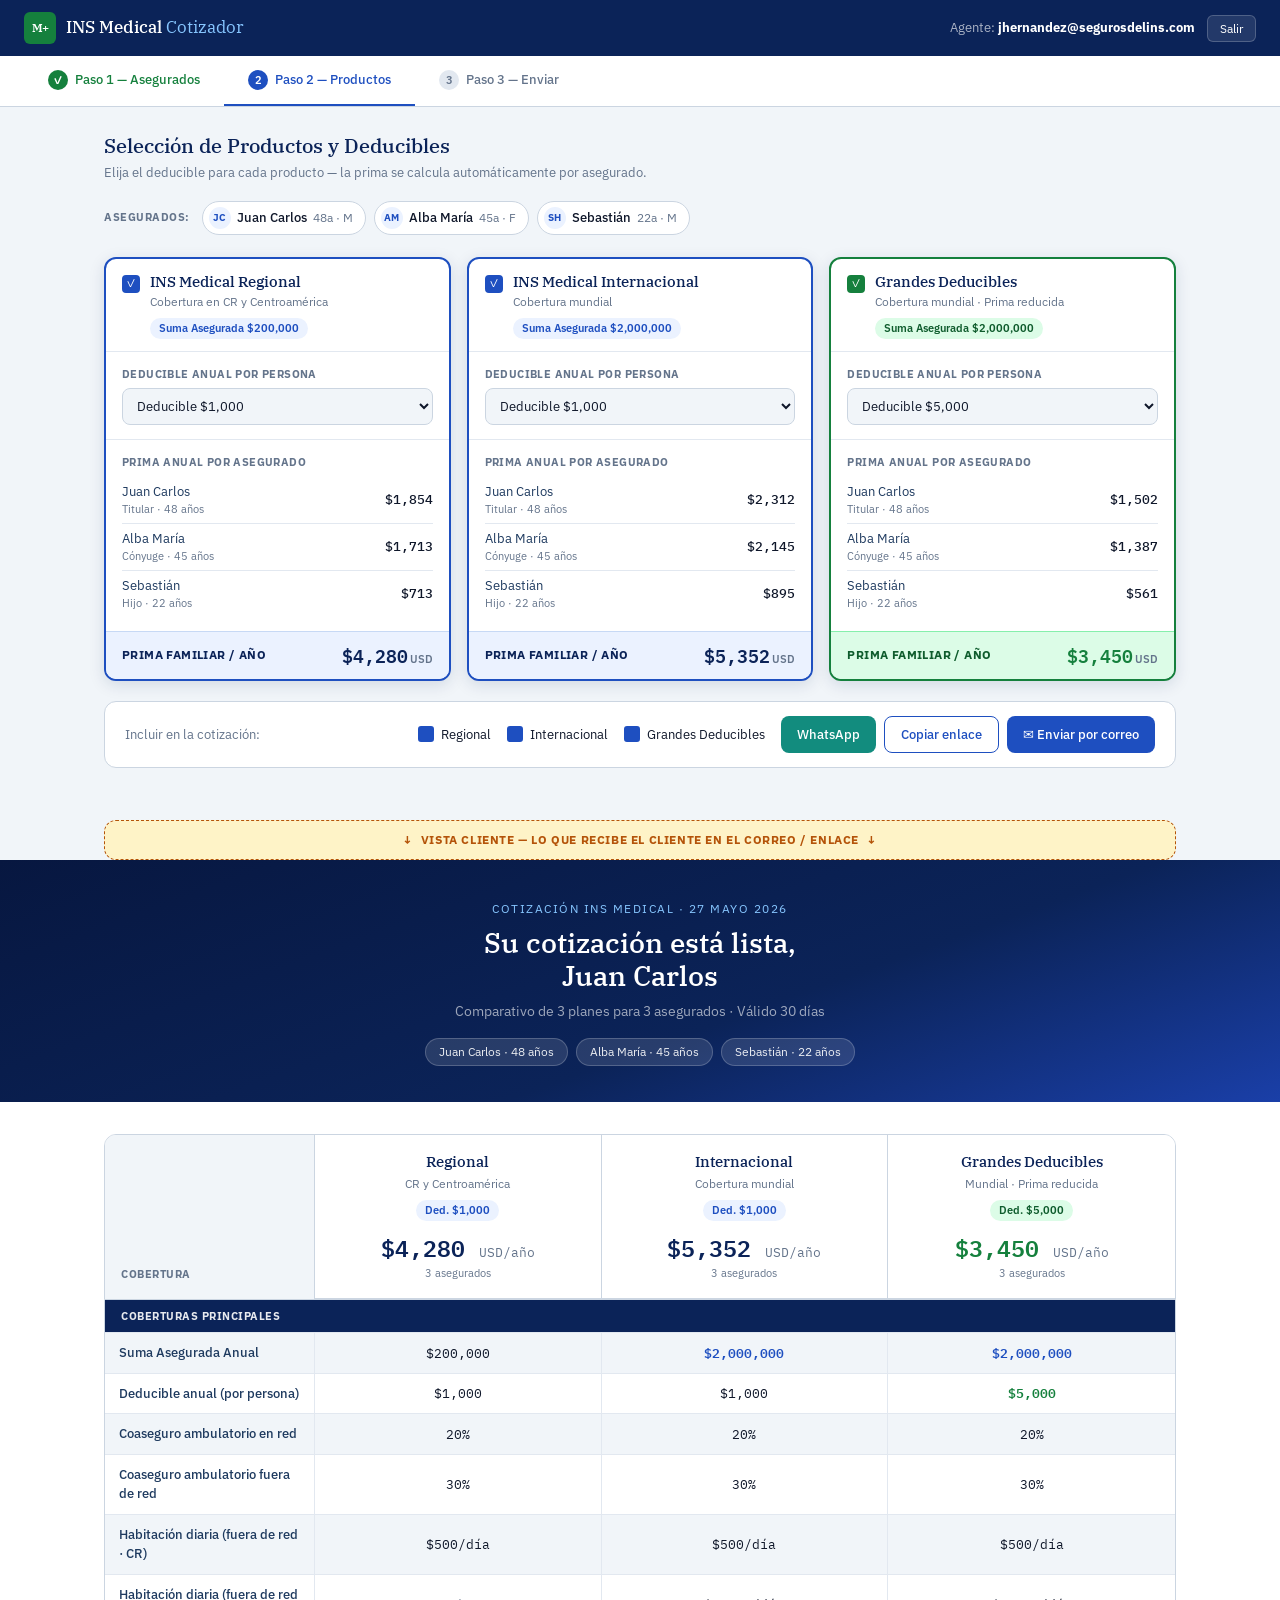
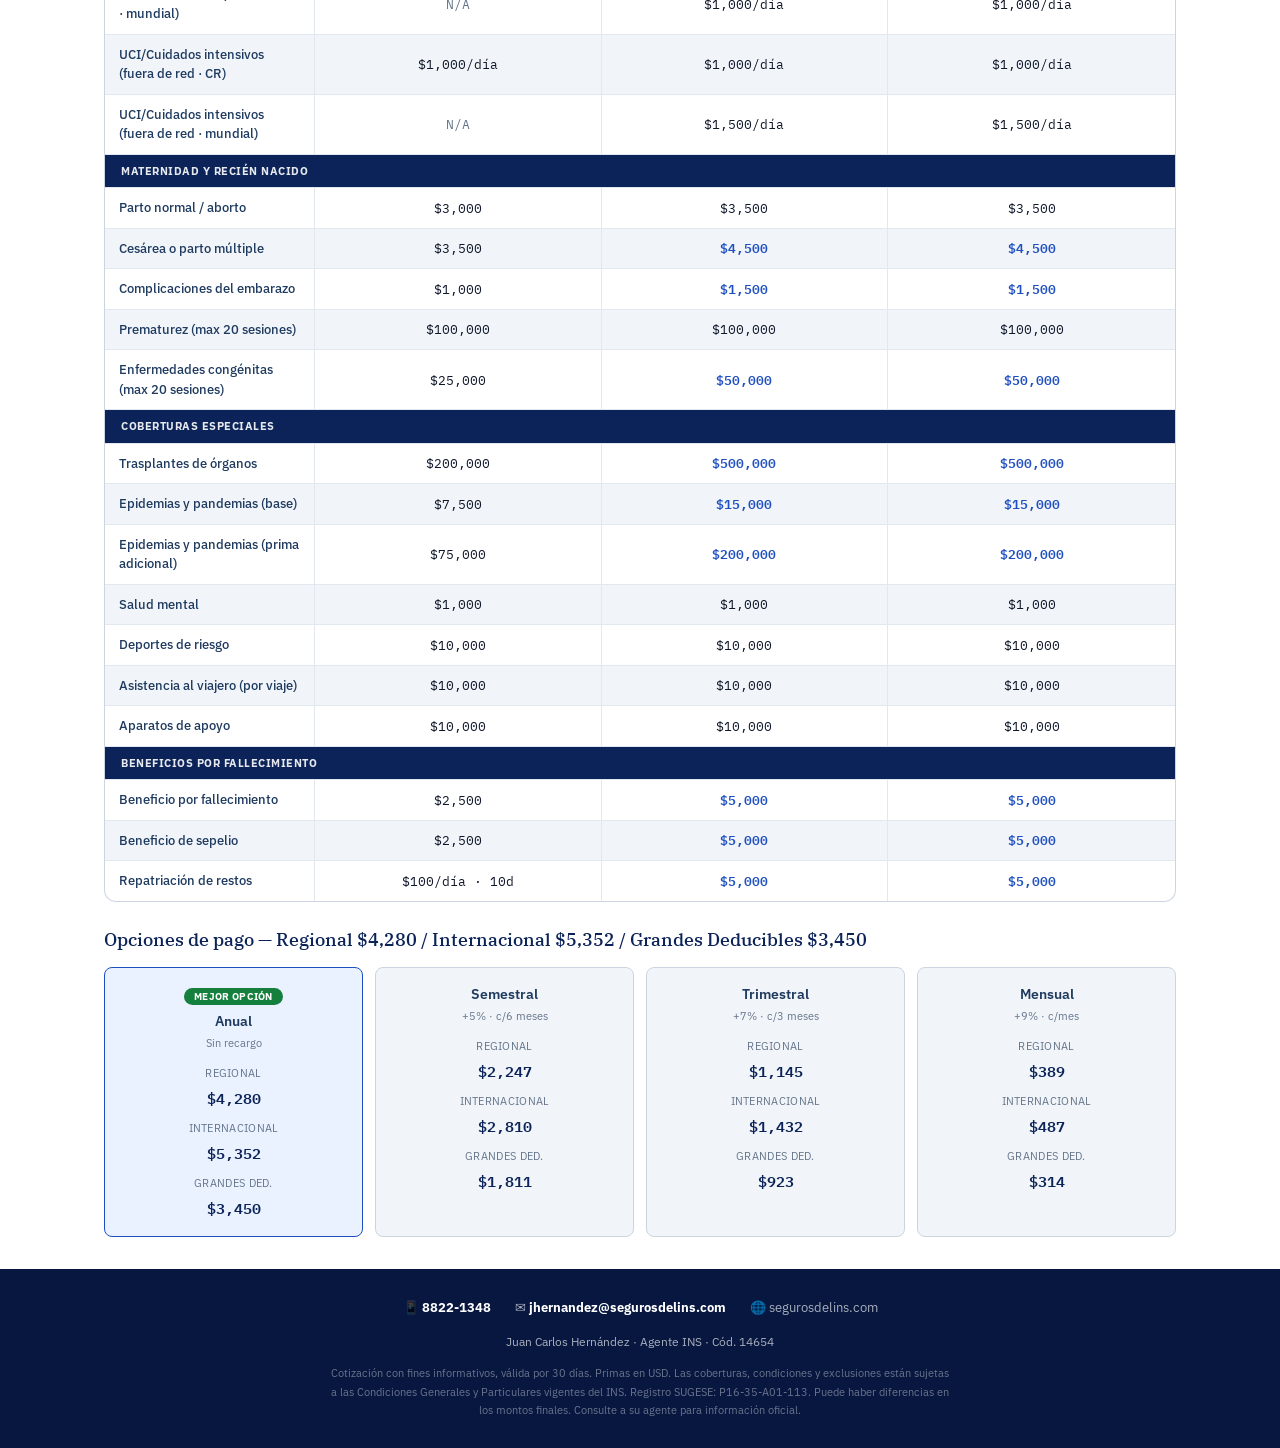
<file: mockups/mockup-A-institucional-azul.html>
<!DOCTYPE html>
<html lang="es">
<head>
<meta charset="UTF-8">
<meta name="viewport" content="width=device-width,initial-scale=1">
<title>INS Medical — Mockup A: Institucional Azul</title>
<link rel="preconnect" href="https://fonts.googleapis.com">
<link rel="preconnect" href="https://fonts.gstatic.com" crossorigin>
<link href="https://fonts.googleapis.com/css2?family=IBM+Plex+Sans:wght@300;400;500;600;700&family=IBM+Plex+Serif:wght@400;500;600&family=IBM+Plex+Mono:wght@400;500&display=swap" rel="stylesheet">
<style>
:root {
  --navy:        #0B2358;
  --navy-deep:   #071740;
  --navy-mid:    #1E4FC0;
  --navy-light:  #EBF2FF;
  --navy-line:   #C7D9F5;
  --green:       #15803D;
  --green-deep:  #0F5C2D;
  --green-light: #DCFCE7;
  --amber:       #B45309;
  --amber-light: #FEF3C7;
  --ink:         #0F172A;
  --ink-2:       #1E3A5F;
  --ink-3:       #64748B;
  --line:        #CBD5E1;
  --line-2:      #E2E8F0;
  --surface:     #F1F5F9;
  --white:       #FFFFFF;
  --r:           8px;
  --rl:          12px;
  --sh:          0 1px 3px rgba(11,35,88,.1), 0 1px 2px rgba(11,35,88,.06);
  --sh-md:       0 4px 16px rgba(11,35,88,.13);
}
*,*::before,*::after{box-sizing:border-box;margin:0;padding:0}
html{font-size:15px}
body{font-family:'IBM Plex Sans',sans-serif;background:var(--surface);color:var(--ink);line-height:1.5}

/* HEADER */
.hdr{background:var(--navy);color:#fff;display:flex;align-items:center;padding:0 24px;height:56px;gap:12px}
.hdr-logo{display:flex;align-items:center;gap:10px;flex:1}
.logo-icon{width:32px;height:32px;background:var(--green);border-radius:6px;display:flex;align-items:center;justify-content:center;font-family:'IBM Plex Serif',serif;font-weight:600;font-size:12px;color:#fff;letter-spacing:-.5px;flex-shrink:0}
.logo-txt{font-family:'IBM Plex Serif',serif;font-size:17px;font-weight:500;color:#fff}
.logo-txt span{color:#86C5FE;font-weight:400}
.hdr-agent{font-size:13px;color:rgba(255,255,255,.65)}
.hdr-agent strong{color:#fff}
.hdr-btn{background:rgba(255,255,255,.1);border:1px solid rgba(255,255,255,.2);color:#fff;padding:5px 12px;border-radius:6px;font-size:12px;cursor:pointer;font-family:inherit}

/* TAB BAR */
.tabs{background:var(--white);border-bottom:1px solid var(--line);display:flex;padding:0 24px}
.tab{padding:14px 24px;font-size:13px;font-weight:500;color:var(--ink-3);cursor:pointer;border-bottom:2px solid transparent;display:flex;align-items:center;gap:7px;user-select:none}
.tab.active{color:var(--navy-mid);border-bottom-color:var(--navy-mid)}
.tab.done{color:var(--green)}
.tab-n{width:20px;height:20px;border-radius:50%;background:var(--line-2);display:flex;align-items:center;justify-content:center;font-size:11px;font-weight:600;flex-shrink:0}
.tab.active .tab-n{background:var(--navy-mid);color:#fff}
.tab.done .tab-n{background:var(--green);color:#fff}

/* MAIN */
.main{max-width:1120px;margin:0 auto;padding:24px}
.sec-hdr{margin-bottom:18px}
.sec-title{font-family:'IBM Plex Serif',serif;font-size:20px;font-weight:500;color:var(--navy)}
.sec-sub{font-size:13px;color:var(--ink-3);margin-top:2px}

/* ASEGURADOS */
.aseg-row{display:flex;align-items:center;gap:8px;margin-bottom:22px;flex-wrap:wrap}
.aseg-lbl{font-size:11px;font-weight:700;text-transform:uppercase;letter-spacing:.5px;color:var(--ink-3);margin-right:4px}
.chip{display:flex;align-items:center;gap:6px;background:var(--white);border:1px solid var(--line);padding:5px 12px 5px 6px;border-radius:100px;font-size:13px}
.chip-av{width:22px;height:22px;border-radius:50%;background:var(--navy-light);color:var(--navy-mid);display:flex;align-items:center;justify-content:center;font-size:10px;font-weight:700}
.chip-nm{font-weight:500}
.chip-ag{color:var(--ink-3);font-size:12px}

/* PRODUCTS GRID */
.grid-3{display:grid;grid-template-columns:repeat(3,1fr);gap:16px;margin-bottom:20px}

.pcard{background:var(--white);border:2px solid var(--line);border-radius:var(--rl);overflow:hidden;transition:border-color .15s,box-shadow .15s}
.pcard.sel{border-color:var(--navy-mid);box-shadow:var(--sh-md)}
.pcard.sel.gd{border-color:var(--green)}

.pcard-hd{padding:14px 16px 12px;border-bottom:1px solid var(--line-2)}
.pcard-cr{display:flex;align-items:flex-start;gap:10px}
.pcard-ck{width:18px;height:18px;border-radius:4px;background:var(--navy-mid);border:2px solid var(--navy-mid);display:flex;align-items:center;justify-content:center;color:#fff;font-size:11px;flex-shrink:0;margin-top:2px}
.sel.gd .pcard-ck{background:var(--green);border-color:var(--green)}
.pcard-nm{font-family:'IBM Plex Serif',serif;font-size:15px;font-weight:500;color:var(--navy);line-height:1.25}
.pcard-tg{font-size:12px;color:var(--ink-3);margin-top:2px}
.badge{display:inline-block;background:var(--navy-light);color:var(--navy-mid);font-size:11px;font-weight:600;padding:2px 9px;border-radius:100px;margin-top:7px}
.sel.gd .badge{background:var(--green-light);color:var(--green-deep)}

.pcard-bd{padding:14px 16px;border-bottom:1px solid var(--line-2)}
.fld-lbl{font-size:11px;font-weight:700;text-transform:uppercase;letter-spacing:.4px;color:var(--ink-3);margin-bottom:6px}
.sel-input{width:100%;padding:8px 10px;border:1px solid var(--line);border-radius:var(--r);font-family:inherit;font-size:13px;color:var(--ink);background:var(--surface);cursor:pointer;outline:none}
.sel-input:focus{border-color:var(--navy-mid)}

.pcard-primas{padding:14px 16px}
.prima-r{display:flex;justify-content:space-between;align-items:center;padding:5px 0;font-size:13px}
.prima-r+.prima-r{border-top:1px solid var(--line-2)}
.prima-nm{color:var(--ink-2)}
.prima-rel{font-size:11px;color:var(--ink-3)}
.prima-amt{font-family:'IBM Plex Mono',monospace;font-size:13px;font-weight:500}

.pcard-tot{display:flex;justify-content:space-between;align-items:center;padding:10px 16px;background:var(--navy-light);border-top:1px solid var(--navy-line)}
.sel.gd .pcard-tot{background:var(--green-light);border-top-color:#86EFAC}
.tot-lbl{font-size:12px;font-weight:700;color:var(--navy);text-transform:uppercase;letter-spacing:.4px}
.sel.gd .tot-lbl{color:var(--green-deep)}
.tot-amt{font-family:'IBM Plex Mono',monospace;font-size:18px;font-weight:600;color:var(--navy)}
.sel.gd .tot-amt{color:var(--green)}
.tot-cur{font-size:11px;color:var(--ink-3);margin-left:2px;font-family:'IBM Plex Sans',sans-serif}

/* SEND BAND */
.send-band{background:var(--white);border:1px solid var(--line);border-radius:var(--rl);padding:14px 20px;display:flex;align-items:center;gap:16px;flex-wrap:wrap}
.send-lbl{font-size:13px;color:var(--ink-3);flex:1;min-width:180px}
.send-cks{display:flex;gap:16px;flex-wrap:wrap}
.send-ck{display:flex;align-items:center;gap:7px;font-size:13px;cursor:pointer}
.ck-box{width:16px;height:16px;border-radius:3px;background:var(--navy-mid);border:2px solid var(--navy-mid);flex-shrink:0}
.send-btns{display:flex;gap:8px;flex-wrap:wrap}
.btn{padding:9px 16px;border-radius:var(--r);font-size:13px;font-weight:500;cursor:pointer;display:flex;align-items:center;gap:6px;border:none;font-family:inherit}
.btn-pri{background:var(--navy-mid);color:#fff}
.btn-out{background:var(--white);color:var(--navy-mid);border:1.5px solid var(--navy-mid)}
.btn-wa{background:#128C7E;color:#fff}

/* DIVIDER */
.mdiv{max-width:1120px;margin:28px auto 0;padding:0 24px}
.mdiv-in{display:flex;align-items:center;justify-content:center;gap:14px;background:var(--amber-light);border:1px dashed var(--amber);border-radius:var(--rl);padding:10px 20px;font-size:12px;color:var(--amber);font-weight:700;text-transform:uppercase;letter-spacing:.6px}

/* ======= CLIENT VIEW ======= */
.cv{background:var(--white)}

.cv-hero{background:linear-gradient(160deg,var(--navy-deep) 0%,var(--navy) 60%,#1A3FA8 100%);color:#fff;padding:40px 24px 36px;text-align:center}
.cv-eyebrow{font-size:12px;letter-spacing:1.5px;text-transform:uppercase;color:#86C5FE;margin-bottom:8px}
.cv-title{font-family:'IBM Plex Serif',serif;font-size:28px;font-weight:500;line-height:1.2}
.cv-sub{font-size:14px;color:rgba(255,255,255,.6);margin-top:8px}
.cv-chips{display:flex;justify-content:center;gap:8px;margin-top:16px;flex-wrap:wrap}
.cv-chip{background:rgba(255,255,255,.12);border:1px solid rgba(255,255,255,.2);padding:4px 13px;border-radius:100px;font-size:12px;color:rgba(255,255,255,.9)}

/* COMPARISON TABLE */
.comp-wrap{max-width:1120px;margin:0 auto;padding:32px 24px 24px}
.comp-hdr{display:grid;grid-template-columns:210px repeat(3,1fr);border:1px solid var(--line);border-radius:var(--rl) var(--rl) 0 0;overflow:hidden}
.comp-corner{background:var(--surface);border-right:1px solid var(--line);padding:16px;display:flex;align-items:flex-end}
.comp-corner-lbl{font-size:11px;font-weight:700;text-transform:uppercase;letter-spacing:.5px;color:var(--ink-3)}
.comp-ph{padding:16px;border-right:1px solid var(--line);border-bottom:1px solid var(--line);text-align:center;background:var(--white)}
.comp-ph:last-child{border-right:none}
.comp-ph-nm{font-family:'IBM Plex Serif',serif;font-size:15px;font-weight:500;color:var(--navy);margin-bottom:2px}
.comp-ph-cov{font-size:12px;color:var(--ink-3)}
.comp-ph-ded{display:inline-block;background:var(--navy-light);color:var(--navy-mid);font-size:11px;font-weight:600;padding:2px 9px;border-radius:100px;margin-top:7px}
.comp-ph-ded.gd{background:var(--green-light);color:var(--green-deep)}
.comp-ph-price{font-family:'IBM Plex Mono',monospace;font-size:23px;font-weight:600;color:var(--navy);margin-top:10px}
.comp-ph-price.gd{color:var(--green)}
.comp-ph-psub{font-size:11px;color:var(--ink-3)}

.comp-body{border:1px solid var(--line);border-top:none;border-radius:0 0 var(--rl) var(--rl);overflow:hidden}
.comp-sh{background:var(--navy);color:rgba(255,255,255,.9);padding:8px 16px;font-size:11px;font-weight:700;text-transform:uppercase;letter-spacing:.5px;grid-column:1/-1}
.comp-row{display:grid;grid-template-columns:210px repeat(3,1fr);border-bottom:1px solid var(--line-2)}
.comp-row:last-child{border-bottom:none}
.comp-row:nth-child(even){background:var(--surface)}
.cc{padding:10px 14px;font-size:13px;border-right:1px solid var(--line-2);display:flex;align-items:center}
.cc:last-child{border-right:none}
.cc-lbl{color:var(--ink-2);font-weight:500}
.cc-val{font-family:'IBM Plex Mono',monospace;font-size:12.5px;justify-content:center;text-align:center}
.cc-val.hl{color:var(--navy-mid);font-weight:600}
.cc-val.gd-val{color:var(--green);font-weight:600}

/* PAYMENT */
.pay-wrap{max-width:1120px;margin:0 auto;padding:0 24px 32px}
.pay-title{font-family:'IBM Plex Serif',serif;font-size:18px;font-weight:500;color:var(--navy);margin-bottom:14px}
.pay-grid{display:grid;grid-template-columns:repeat(4,1fr);gap:12px}
.pay-card{background:var(--surface);border:1px solid var(--line);border-radius:var(--r);padding:16px;text-align:center}
.pay-card.best{background:var(--navy-light);border-color:var(--navy-mid)}
.pay-badge{display:inline-block;background:var(--green);color:#fff;font-size:10px;font-weight:700;padding:1px 10px;border-radius:100px;margin-bottom:6px;letter-spacing:.3px}
.pay-form{font-size:14px;font-weight:600;color:var(--ink-2);margin-bottom:3px}
.pay-rcg{font-size:11px;color:var(--ink-3)}
.pay-amounts{margin-top:10px;display:flex;flex-direction:column;gap:6px}
.pay-prod{font-size:11px;text-transform:uppercase;letter-spacing:.3px;color:var(--ink-3);margin-top:4px}
.pay-amt{font-family:'IBM Plex Mono',monospace;font-size:15px;font-weight:600;color:var(--navy)}

/* FOOTER */
.cv-foot{background:var(--navy-deep);color:rgba(255,255,255,.65);padding:28px 24px;text-align:center;font-size:12px;line-height:1.7}
.cv-foot strong{color:#fff}
.foot-contact{display:flex;justify-content:center;gap:24px;margin-bottom:12px;flex-wrap:wrap;font-size:13px}
.foot-disc{font-size:11px;max-width:620px;margin:12px auto 0;color:rgba(255,255,255,.4)}
</style>
</head>
<body>

<!-- ═══════════════ AGENT VIEW ═══════════════ -->

<header class="hdr">
  <div class="hdr-logo">
    <div class="logo-icon">M+</div>
    <span class="logo-txt">INS Medical <span>Cotizador</span></span>
  </div>
  <span class="hdr-agent">Agente: <strong>jhernandez@segurosdelins.com</strong></span>
  <button class="hdr-btn">Salir</button>
</header>

<nav class="tabs">
  <div class="tab done">
    <div class="tab-n">✓</div>
    Paso 1 — Asegurados
  </div>
  <div class="tab active">
    <div class="tab-n">2</div>
    Paso 2 — Productos
  </div>
  <div class="tab">
    <div class="tab-n">3</div>
    Paso 3 — Enviar
  </div>
</nav>

<div class="main">
  <div class="sec-hdr">
    <div class="sec-title">Selección de Productos y Deducibles</div>
    <div class="sec-sub">Elija el deducible para cada producto — la prima se calcula automáticamente por asegurado.</div>
  </div>

  <div class="aseg-row">
    <span class="aseg-lbl">Asegurados:</span>
    <div class="chip"><div class="chip-av">JC</div><span class="chip-nm">Juan Carlos</span><span class="chip-ag">48a · M</span></div>
    <div class="chip"><div class="chip-av">AM</div><span class="chip-nm">Alba María</span><span class="chip-ag">45a · F</span></div>
    <div class="chip"><div class="chip-av">SH</div><span class="chip-nm">Sebastián</span><span class="chip-ag">22a · M</span></div>
  </div>

  <div class="grid-3">

    <!-- REGIONAL -->
    <div class="pcard sel">
      <div class="pcard-hd">
        <div class="pcard-cr">
          <div class="pcard-ck">✓</div>
          <div>
            <div class="pcard-nm">INS Medical Regional</div>
            <div class="pcard-tg">Cobertura en CR y Centroamérica</div>
            <div class="badge">Suma Asegurada $200,000</div>
          </div>
        </div>
      </div>
      <div class="pcard-bd">
        <div class="fld-lbl">Deducible anual por persona</div>
        <select class="sel-input">
          <option>Sin deducible (prórroga)</option>
          <option>Deducible $200</option>
          <option>Deducible $300</option>
          <option>Deducible $400</option>
          <option>Deducible $500</option>
          <option selected>Deducible $1,000</option>
        </select>
      </div>
      <div class="pcard-primas">
        <div class="fld-lbl">Prima anual por asegurado</div>
        <div class="prima-r">
          <div><div class="prima-nm">Juan Carlos</div><div class="prima-rel">Titular · 48 años</div></div>
          <div class="prima-amt">$1,854</div>
        </div>
        <div class="prima-r">
          <div><div class="prima-nm">Alba María</div><div class="prima-rel">Cónyuge · 45 años</div></div>
          <div class="prima-amt">$1,713</div>
        </div>
        <div class="prima-r">
          <div><div class="prima-nm">Sebastián</div><div class="prima-rel">Hijo · 22 años</div></div>
          <div class="prima-amt">$713</div>
        </div>
      </div>
      <div class="pcard-tot">
        <span class="tot-lbl">Prima familiar / año</span>
        <span class="tot-amt">$4,280<span class="tot-cur">USD</span></span>
      </div>
    </div>

    <!-- INTERNACIONAL -->
    <div class="pcard sel">
      <div class="pcard-hd">
        <div class="pcard-cr">
          <div class="pcard-ck">✓</div>
          <div>
            <div class="pcard-nm">INS Medical Internacional</div>
            <div class="pcard-tg">Cobertura mundial</div>
            <div class="badge">Suma Asegurada $2,000,000</div>
          </div>
        </div>
      </div>
      <div class="pcard-bd">
        <div class="fld-lbl">Deducible anual por persona</div>
        <select class="sel-input">
          <option>Sin deducible (prórroga)</option>
          <option>Deducible $200</option>
          <option>Deducible $300</option>
          <option>Deducible $400</option>
          <option>Deducible $500</option>
          <option selected>Deducible $1,000</option>
        </select>
      </div>
      <div class="pcard-primas">
        <div class="fld-lbl">Prima anual por asegurado</div>
        <div class="prima-r">
          <div><div class="prima-nm">Juan Carlos</div><div class="prima-rel">Titular · 48 años</div></div>
          <div class="prima-amt">$2,312</div>
        </div>
        <div class="prima-r">
          <div><div class="prima-nm">Alba María</div><div class="prima-rel">Cónyuge · 45 años</div></div>
          <div class="prima-amt">$2,145</div>
        </div>
        <div class="prima-r">
          <div><div class="prima-nm">Sebastián</div><div class="prima-rel">Hijo · 22 años</div></div>
          <div class="prima-amt">$895</div>
        </div>
      </div>
      <div class="pcard-tot">
        <span class="tot-lbl">Prima familiar / año</span>
        <span class="tot-amt">$5,352<span class="tot-cur">USD</span></span>
      </div>
    </div>

    <!-- GRANDES DEDUCIBLES -->
    <div class="pcard sel gd">
      <div class="pcard-hd">
        <div class="pcard-cr">
          <div class="pcard-ck">✓</div>
          <div>
            <div class="pcard-nm">Grandes Deducibles</div>
            <div class="pcard-tg">Cobertura mundial · Prima reducida</div>
            <div class="badge">Suma Asegurada $2,000,000</div>
          </div>
        </div>
      </div>
      <div class="pcard-bd">
        <div class="fld-lbl">Deducible anual por persona</div>
        <select class="sel-input">
          <option selected>Deducible $5,000</option>
          <option>Deducible $10,000</option>
          <option>Deducible $15,000</option>
        </select>
      </div>
      <div class="pcard-primas">
        <div class="fld-lbl">Prima anual por asegurado</div>
        <div class="prima-r">
          <div><div class="prima-nm">Juan Carlos</div><div class="prima-rel">Titular · 48 años</div></div>
          <div class="prima-amt">$1,502</div>
        </div>
        <div class="prima-r">
          <div><div class="prima-nm">Alba María</div><div class="prima-rel">Cónyuge · 45 años</div></div>
          <div class="prima-amt">$1,387</div>
        </div>
        <div class="prima-r">
          <div><div class="prima-nm">Sebastián</div><div class="prima-rel">Hijo · 22 años</div></div>
          <div class="prima-amt">$561</div>
        </div>
      </div>
      <div class="pcard-tot">
        <span class="tot-lbl">Prima familiar / año</span>
        <span class="tot-amt">$3,450<span class="tot-cur">USD</span></span>
      </div>
    </div>

  </div><!-- /grid -->

  <div class="send-band">
    <div class="send-lbl">Incluir en la cotización:</div>
    <div class="send-cks">
      <label class="send-ck"><div class="ck-box"></div> Regional</label>
      <label class="send-ck"><div class="ck-box"></div> Internacional</label>
      <label class="send-ck"><div class="ck-box"></div> Grandes Deducibles</label>
    </div>
    <div class="send-btns">
      <button class="btn btn-wa">WhatsApp</button>
      <button class="btn btn-out">Copiar enlace</button>
      <button class="btn btn-pri">✉ Enviar por correo</button>
    </div>
  </div>
</div>

<!-- ═══════════════ DIVIDER ═══════════════ -->
<div class="mdiv">
  <div class="mdiv-in">↓&nbsp;&nbsp;VISTA CLIENTE — lo que recibe el cliente en el correo / enlace&nbsp;&nbsp;↓</div>
</div>

<!-- ═══════════════ CLIENT VIEW ═══════════════ -->
<div class="cv">

  <div class="cv-hero">
    <div class="cv-eyebrow">Cotización INS Medical · 27 mayo 2026</div>
    <div class="cv-title">Su cotización está lista,<br>Juan Carlos</div>
    <div class="cv-sub">Comparativo de 3 planes para 3 asegurados · Válido 30 días</div>
    <div class="cv-chips">
      <div class="cv-chip">Juan Carlos · 48 años</div>
      <div class="cv-chip">Alba María · 45 años</div>
      <div class="cv-chip">Sebastián · 22 años</div>
    </div>
  </div>

  <div class="comp-wrap">
    <div class="comp-hdr">
      <div class="comp-corner"><span class="comp-corner-lbl">Cobertura</span></div>
      <div class="comp-ph">
        <div class="comp-ph-nm">Regional</div>
        <div class="comp-ph-cov">CR y Centroamérica</div>
        <div class="comp-ph-ded">Ded. $1,000</div>
        <div class="comp-ph-price">$4,280 <span style="font-size:13px;font-weight:400;color:var(--ink-3)">USD/año</span></div>
        <div class="comp-ph-psub">3 asegurados</div>
      </div>
      <div class="comp-ph">
        <div class="comp-ph-nm">Internacional</div>
        <div class="comp-ph-cov">Cobertura mundial</div>
        <div class="comp-ph-ded">Ded. $1,000</div>
        <div class="comp-ph-price">$5,352 <span style="font-size:13px;font-weight:400;color:var(--ink-3)">USD/año</span></div>
        <div class="comp-ph-psub">3 asegurados</div>
      </div>
      <div class="comp-ph" style="border-right:none">
        <div class="comp-ph-nm">Grandes Deducibles</div>
        <div class="comp-ph-cov">Mundial · Prima reducida</div>
        <div class="comp-ph-ded gd">Ded. $5,000</div>
        <div class="comp-ph-price gd">$3,450 <span style="font-size:13px;font-weight:400;color:var(--ink-3)">USD/año</span></div>
        <div class="comp-ph-psub">3 asegurados</div>
      </div>
    </div>

    <div class="comp-body">
      <!-- Section: Principales -->
      <div class="comp-row"><div class="comp-sh">Coberturas Principales</div></div>
      <div class="comp-row">
        <div class="cc cc-lbl">Suma Asegurada Anual</div>
        <div class="cc cc-val">$200,000</div>
        <div class="cc cc-val hl">$2,000,000</div>
        <div class="cc cc-val hl">$2,000,000</div>
      </div>
      <div class="comp-row">
        <div class="cc cc-lbl">Deducible anual (por persona)</div>
        <div class="cc cc-val">$1,000</div>
        <div class="cc cc-val">$1,000</div>
        <div class="cc cc-val gd-val">$5,000</div>
      </div>
      <div class="comp-row">
        <div class="cc cc-lbl">Coaseguro ambulatorio en red</div>
        <div class="cc cc-val">20%</div>
        <div class="cc cc-val">20%</div>
        <div class="cc cc-val">20%</div>
      </div>
      <div class="comp-row">
        <div class="cc cc-lbl">Coaseguro ambulatorio fuera de red</div>
        <div class="cc cc-val">30%</div>
        <div class="cc cc-val">30%</div>
        <div class="cc cc-val">30%</div>
      </div>
      <div class="comp-row">
        <div class="cc cc-lbl">Habitación diaria (fuera de red · CR)</div>
        <div class="cc cc-val">$500/día</div>
        <div class="cc cc-val">$500/día</div>
        <div class="cc cc-val">$500/día</div>
      </div>
      <div class="comp-row">
        <div class="cc cc-lbl">Habitación diaria (fuera de red · mundial)</div>
        <div class="cc cc-val" style="color:var(--ink-3)">N/A</div>
        <div class="cc cc-val">$1,000/día</div>
        <div class="cc cc-val">$1,000/día</div>
      </div>
      <div class="comp-row">
        <div class="cc cc-lbl">UCI/Cuidados intensivos (fuera de red · CR)</div>
        <div class="cc cc-val">$1,000/día</div>
        <div class="cc cc-val">$1,000/día</div>
        <div class="cc cc-val">$1,000/día</div>
      </div>
      <div class="comp-row">
        <div class="cc cc-lbl">UCI/Cuidados intensivos (fuera de red · mundial)</div>
        <div class="cc cc-val" style="color:var(--ink-3)">N/A</div>
        <div class="cc cc-val">$1,500/día</div>
        <div class="cc cc-val">$1,500/día</div>
      </div>

      <!-- Section: Maternidad -->
      <div class="comp-row"><div class="comp-sh">Maternidad y Recién Nacido</div></div>
      <div class="comp-row">
        <div class="cc cc-lbl">Parto normal / aborto</div>
        <div class="cc cc-val">$3,000</div>
        <div class="cc cc-val">$3,500</div>
        <div class="cc cc-val">$3,500</div>
      </div>
      <div class="comp-row">
        <div class="cc cc-lbl">Cesárea o parto múltiple</div>
        <div class="cc cc-val">$3,500</div>
        <div class="cc cc-val hl">$4,500</div>
        <div class="cc cc-val hl">$4,500</div>
      </div>
      <div class="comp-row">
        <div class="cc cc-lbl">Complicaciones del embarazo</div>
        <div class="cc cc-val">$1,000</div>
        <div class="cc cc-val hl">$1,500</div>
        <div class="cc cc-val hl">$1,500</div>
      </div>
      <div class="comp-row">
        <div class="cc cc-lbl">Prematurez (max 20 sesiones)</div>
        <div class="cc cc-val">$100,000</div>
        <div class="cc cc-val">$100,000</div>
        <div class="cc cc-val">$100,000</div>
      </div>
      <div class="comp-row">
        <div class="cc cc-lbl">Enfermedades congénitas (max 20 sesiones)</div>
        <div class="cc cc-val">$25,000</div>
        <div class="cc cc-val hl">$50,000</div>
        <div class="cc cc-val hl">$50,000</div>
      </div>

      <!-- Section: Especiales -->
      <div class="comp-row"><div class="comp-sh">Coberturas Especiales</div></div>
      <div class="comp-row">
        <div class="cc cc-lbl">Trasplantes de órganos</div>
        <div class="cc cc-val">$200,000</div>
        <div class="cc cc-val hl">$500,000</div>
        <div class="cc cc-val hl">$500,000</div>
      </div>
      <div class="comp-row">
        <div class="cc cc-lbl">Epidemias y pandemias (base)</div>
        <div class="cc cc-val">$7,500</div>
        <div class="cc cc-val hl">$15,000</div>
        <div class="cc cc-val hl">$15,000</div>
      </div>
      <div class="comp-row">
        <div class="cc cc-lbl">Epidemias y pandemias (prima adicional)</div>
        <div class="cc cc-val">$75,000</div>
        <div class="cc cc-val hl">$200,000</div>
        <div class="cc cc-val hl">$200,000</div>
      </div>
      <div class="comp-row">
        <div class="cc cc-lbl">Salud mental</div>
        <div class="cc cc-val">$1,000</div>
        <div class="cc cc-val">$1,000</div>
        <div class="cc cc-val">$1,000</div>
      </div>
      <div class="comp-row">
        <div class="cc cc-lbl">Deportes de riesgo</div>
        <div class="cc cc-val">$10,000</div>
        <div class="cc cc-val">$10,000</div>
        <div class="cc cc-val">$10,000</div>
      </div>
      <div class="comp-row">
        <div class="cc cc-lbl">Asistencia al viajero (por viaje)</div>
        <div class="cc cc-val">$10,000</div>
        <div class="cc cc-val">$10,000</div>
        <div class="cc cc-val">$10,000</div>
      </div>
      <div class="comp-row">
        <div class="cc cc-lbl">Aparatos de apoyo</div>
        <div class="cc cc-val">$10,000</div>
        <div class="cc cc-val">$10,000</div>
        <div class="cc cc-val">$10,000</div>
      </div>

      <!-- Section: Fallecimiento -->
      <div class="comp-row"><div class="comp-sh">Beneficios por Fallecimiento</div></div>
      <div class="comp-row">
        <div class="cc cc-lbl">Beneficio por fallecimiento</div>
        <div class="cc cc-val">$2,500</div>
        <div class="cc cc-val hl">$5,000</div>
        <div class="cc cc-val hl">$5,000</div>
      </div>
      <div class="comp-row">
        <div class="cc cc-lbl">Beneficio de sepelio</div>
        <div class="cc cc-val">$2,500</div>
        <div class="cc cc-val hl">$5,000</div>
        <div class="cc cc-val hl">$5,000</div>
      </div>
      <div class="comp-row">
        <div class="cc cc-lbl">Repatriación de restos</div>
        <div class="cc cc-val">$100/día · 10d</div>
        <div class="cc cc-val hl">$5,000</div>
        <div class="cc cc-val hl">$5,000</div>
      </div>
    </div>
  </div>

  <!-- PAYMENT -->
  <div class="pay-wrap">
    <div class="pay-title">Opciones de pago — Regional $4,280 / Internacional $5,352 / Grandes Deducibles $3,450</div>
    <div class="pay-grid">
      <div class="pay-card best">
        <div class="pay-badge">MEJOR OPCIÓN</div>
        <div class="pay-form">Anual</div>
        <div class="pay-rcg">Sin recargo</div>
        <div class="pay-amounts">
          <div class="pay-prod">Regional</div><div class="pay-amt">$4,280</div>
          <div class="pay-prod">Internacional</div><div class="pay-amt">$5,352</div>
          <div class="pay-prod">Grandes Ded.</div><div class="pay-amt">$3,450</div>
        </div>
      </div>
      <div class="pay-card">
        <div class="pay-form">Semestral</div>
        <div class="pay-rcg">+5% · c/6 meses</div>
        <div class="pay-amounts">
          <div class="pay-prod">Regional</div><div class="pay-amt">$2,247</div>
          <div class="pay-prod">Internacional</div><div class="pay-amt">$2,810</div>
          <div class="pay-prod">Grandes Ded.</div><div class="pay-amt">$1,811</div>
        </div>
      </div>
      <div class="pay-card">
        <div class="pay-form">Trimestral</div>
        <div class="pay-rcg">+7% · c/3 meses</div>
        <div class="pay-amounts">
          <div class="pay-prod">Regional</div><div class="pay-amt">$1,145</div>
          <div class="pay-prod">Internacional</div><div class="pay-amt">$1,432</div>
          <div class="pay-prod">Grandes Ded.</div><div class="pay-amt">$923</div>
        </div>
      </div>
      <div class="pay-card">
        <div class="pay-form">Mensual</div>
        <div class="pay-rcg">+9% · c/mes</div>
        <div class="pay-amounts">
          <div class="pay-prod">Regional</div><div class="pay-amt">$389</div>
          <div class="pay-prod">Internacional</div><div class="pay-amt">$487</div>
          <div class="pay-prod">Grandes Ded.</div><div class="pay-amt">$314</div>
        </div>
      </div>
    </div>
  </div>

  <footer class="cv-foot">
    <div class="foot-contact">
      <div>📱 <strong>8822-1348</strong></div>
      <div>✉ <strong>jhernandez@segurosdelins.com</strong></div>
      <div>🌐 segurosdelins.com</div>
    </div>
    <div>Juan Carlos Hernández · Agente INS · Cód. 14654</div>
    <div class="foot-disc">
      Cotización con fines informativos, válida por 30 días. Primas en USD. Las coberturas, condiciones y exclusiones están sujetas a las Condiciones Generales y Particulares vigentes del INS. Registro SUGESE: P16-35-A01-113. Puede haber diferencias en los montos finales. Consulte a su agente para información oficial.
    </div>
  </footer>

</div><!-- /cv -->

</body>
</html>
</file>
<file: linea-clara.css>
/* ================================================================
   INS MEDICAL · LÍNEA CLARA · hoja de sobreescritura · 11 sep 2026
   ----------------------------------------------------------------
   Se carga AL FINAL del <head>, después del <style> de la app, y
   gana por orden de fuente. Solo la cara: mismos ids, mismas clases
   y mismos enganches de JS. Tokens y reglas: skill imagen-de-marca-sdi
   + SDI-BRAND-KIT/linea-clara/linea-clara.css (v1.3).
   Los !important van SOLO contra estilos en línea del HTML/JS y cada
   uno dice contra cuál.
   ================================================================ */

:root{
  --lc-blue:#0369A1;          /* acento ÚNICO de botones (SDI) */
  --lc-blue-ink:#02557F;
  --lc-blue-soft:#E8F1F8;
  --lc-band:#EEF4F9;
  --lc-line:#DADCE0;
  --lc-line-btn:#8A939C;
  --lc-line-soft:#EDEFF2;
  --lc-ink:#1B1F23;
  --lc-ink-2:#5A6570;
  --lc-ink-3:#6B7681;
  --lc-ok-bg:#E9F5F0;
  --lc-ok-tx:#037D61;
  --lc-warn-tx:#B26A00;
  --lc-star:#F4B400;
  /* color del producto INS Medical: navy. Solo chip, regla 28×3 o tinte */
  --lc-prod:#1E3A8A;
  --lc-prod-tint:#E9EDF6;
  --lc-r-xl:32px; --lc-r-lg:24px; --lc-r-md:20px;
  --lc-shadow:0 1px 2px rgba(27,31,35,.05);
  --lc-ease:cubic-bezier(.22,.61,.36,1);
  --font-display:'Google Sans Flex','Inter',system-ui,-apple-system,'Segoe UI',Roboto,sans-serif;
  --font-body:'Google Sans Flex','Inter',system-ui,-apple-system,'Segoe UI',Roboto,sans-serif;
  --font-mono:'Google Sans Code',ui-monospace,'SFMono-Regular',Menlo,Consolas,monospace;
  --font-big:var(--font-display);

  /* los tokens viejos que la app usa por todos lados se re-mapean a la paleta clara:
     así los estilos en línea que leen var(--bg) / var(--ink-3) también caen bien */
  --bg:#FFFFFF;
  --ink:#1B1F23; --ink-2:#5A6570; --ink-3:#6B7681; --ink-4:#6B7681;
  --line:#DADCE0; --line-2:#EDEFF2;
  --blue:#0369A1; --blue-dark:#02557F; --blue-mid:#0369A1;
  --blue-light:#E8F1F8; --blue-pale:#EEF4F9;
  --reg:#0369A1; --reg-dark:#02557F; --reg-light:#EEF4F9; --reg-line:#DADCE0;
  --green:#037D61; --green-dark:#037D61; --green-light:#E9F5F0;
  --amber:#B26A00; --amber-light:#EEF4F9;
  --red:#B3261E; --red-light:#FBEAE9;
  --r:12px; --rl:20px; --rxl:24px;
  --sh:none; --sh-md:var(--lc-shadow); --sh-lg:var(--lc-shadow);
}

/* ---------- base ---------------------------------------------------- */
html,body{background:#fff;color:var(--lc-ink)}
body{font-family:var(--font-body);font-optical-sizing:auto;-webkit-font-smoothing:antialiased}
a{color:var(--lc-blue)}
.page-title,.cmp-ttl,.pay-hdr,.wait-hd h3,.docs-hd h3,.cta-title,.modal-title,.login-card h1,.bloq-card h1{
  font-family:var(--font-display);font-weight:500;letter-spacing:-.025em;color:var(--lc-ink)}
.page-title{font-size:28px;line-height:1.18}
.page-sub{font-size:14px;color:var(--lc-ink-2);margin-top:6px}
.pr-amt,.tot-n,.send-prod .pr,.send-link-box,.hist-id,.hist-row2 .meta-amt,.vig-num,.bloq-card .ag-email,
.price-card-price,.cc-val,.pay-amt,.wait-v,.docs-trigger-chip{
  font-family:var(--font-mono);font-variant-numeric:tabular-nums lining-nums}
.tot-c,.vig-num.sin{font-family:var(--font-body)}

/* píldoras de botón: 44 px, un solo acento */
.btn,.aseg-add,.hdr-out,.aseg-btn,.hist-act,.hist-backup button,.price-card-cta,.cta-btn,
.opt-toggle .ctl button,.variant-toggle .ctl button,.login-card .gsi-btn,.bloq-card .btn-logout{
  font-family:var(--font-body);border-radius:999px;font-weight:600;letter-spacing:-.005em;
  transition:background .15s ease,border-color .15s ease,color .15s ease}
.btn{min-height:44px;padding:0 22px;font-size:14px;border:1px solid transparent}
.btn:hover{opacity:1}
.btn-pri,.aseg-add,.hist-act.primary,.hist-backup .hb-exp,.cta-btn.cta-wa,.bloq-card .btn-logout{
  background:var(--lc-blue);color:#fff;border:1px solid var(--lc-blue)}
.btn-pri:hover,.aseg-add:hover,.hist-act.primary:hover,.hist-backup .hb-exp:hover,.cta-btn.cta-wa:hover{
  background:var(--lc-blue-ink);border-color:var(--lc-blue-ink);color:#fff}
.btn-out,.btn-wa,.btn-success,.hist-act.poliza,.price-card-cta,.cta-btn.cta-pri{
  background:#fff;color:var(--lc-blue);border:1px solid var(--lc-blue)}
.btn-out:hover,.btn-wa:hover,.btn-success:hover,.hist-act.poliza:hover,.price-card-cta:hover,.cta-btn.cta-pri:hover{
  background:var(--lc-blue-soft);opacity:1}
.btn-gray,.aseg-btn,.hist-act,.hist-backup button,.hdr-out,.login-card .gsi-btn{
  background:#fff;color:var(--lc-ink-2);border:1px solid var(--lc-line-btn)}
.btn-gray:hover,.aseg-btn:hover,.hist-act:hover,.hist-backup button:hover,.hdr-out:hover,.login-card .gsi-btn:hover{
  background:var(--lc-blue-soft);border-color:var(--lc-blue);color:var(--lc-blue);box-shadow:none}
.btn-danger,.aseg-btn.danger,.hist-act.danger{background:#fff;color:var(--red);border:1px solid var(--lc-line-btn)}
.btn-danger:hover,.aseg-btn.danger:hover,.hist-act.danger:hover{background:var(--red-light);border-color:var(--red);color:var(--red)}
.aseg-add{min-height:40px;padding:0 18px;font-size:13.5px}
.aseg-btn,.hist-act,.hist-backup button{min-height:36px;padding:0 14px;font-size:12.5px}
.hdr-out{min-height:36px;padding:0 16px;font-size:12.5px}
.nav-band .btn{min-height:44px;padding:0 24px;font-size:14px}
.btn:focus-visible,.aseg-add:focus-visible,.price-card-cta:focus-visible{outline:3px solid rgba(3,105,161,.35);outline-offset:2px}

/* ================================================================
   CONSOLA DEL AGENTE
   ================================================================ */
/* barra en dos niveles: arriba SDI a color + agente; abajo el producto y los pasos */
.hdr{background:#F8F9FA;color:var(--lc-ink);height:56px;padding:0 28px;border-bottom:1px solid var(--lc-line-soft)}
.hdr-ins-logo{height:30px;filter:none;opacity:1}          /* el src pasa al logo SDI (02-compacto) en el HTML */
.hdr-sep{background:var(--lc-line)}
.hdr-prod{font-family:var(--font-display);font-size:19px;font-weight:600;letter-spacing:-.025em;color:var(--lc-ink)}
.hdr-prod span{color:var(--lc-ink-3);font-weight:400;font-size:14px}
.hdr-badge{display:none}                                   /* el logo ya dice SDI */
.hdr-user{color:var(--lc-ink-2);font-size:12.5px}
.hdr-user strong{color:var(--lc-ink)}
#btn-new-hdr{background:var(--lc-blue)!important;border-color:var(--lc-blue)!important;color:#fff}  /* contra el style="" en línea del botón */
#btn-new-hdr:hover{background:var(--lc-blue-ink)!important;border-color:var(--lc-blue-ink)!important}

.stepper{background:#fff;border-bottom:1px solid var(--lc-line);padding:0 28px;height:60px;align-items:center}
.step{font-family:var(--font-body);font-size:14px;font-weight:500;color:var(--lc-ink-2);padding:0 4px;height:60px;
  border-bottom:2px solid transparent;margin-right:22px;transition:color .15s}
.step:hover{color:var(--lc-blue)}
.step.active{color:var(--lc-blue);border-bottom-color:var(--lc-blue);font-weight:600}
.step.done{color:var(--lc-ink-2)}
.step-dot{width:24px;height:24px;background:#fff;border:1px solid var(--lc-line-btn);color:var(--lc-ink-2);font-size:11px;font-weight:600}
.step.active .step-dot{background:var(--lc-blue);border-color:var(--lc-blue);color:#fff}
.step.done .step-dot{background:var(--lc-ok-bg);border-color:var(--lc-ok-bg);color:var(--lc-ok-tx)}
.step-div{display:none}
.step-hist{margin-left:auto}
.step-hist.active,.step-vig.active{color:var(--lc-blue);border-bottom-color:var(--lc-blue)}
.step-hist.active .step-dot,.step-vig.active .step-dot{background:var(--lc-blue);border-color:var(--lc-blue);color:#fff}
.step-vig .step-dot{background:#fff;border-color:var(--lc-line-btn);color:var(--lc-ink-2)}
.vig-badge{background:var(--lc-blue)}

.main{padding:36px 28px 48px}
.page-hdr{margin-bottom:26px}

/* bloques: borde 1 px, radio 24, sin sombra */
.cli-form,.aseg-section,.send-band,.hist-card,.vig-wrap,.hist-empty{
  border:1px solid var(--lc-line);border-radius:var(--lc-r-lg);box-shadow:none;background:#fff}
.cli-form,.aseg-section{padding:28px 30px}
.cli-form-title,.aseg-head-title,.send-band-title{font-size:16px;font-weight:600;letter-spacing:-.01em}
.aseg-head-sub,.send-band-sub{color:var(--lc-ink-3)}
.field-lbl{text-transform:none;letter-spacing:.01em;font-size:12px;font-weight:600;color:var(--lc-ink-3)}
.field-lbl .req{color:var(--lc-ink-3)}
.field-input,.fld-sel,.send-recommended select{border:1px solid var(--lc-line-btn);border-radius:10px;padding:10px 12px;font-size:13.5px;background:#fff;color:var(--lc-ink)}
.field-input:focus,.fld-sel:focus{border-color:var(--lc-blue);box-shadow:0 0 0 3px var(--lc-blue-soft);background:#fff}
.field-input.error{border-color:var(--red)}
.field-help{color:var(--lc-ink-3)}
.fld-l{text-transform:none;letter-spacing:.01em;font-size:12px;font-weight:600;color:var(--lc-ink-3)}

.aseg-item{background:#fff;border:1px solid var(--lc-line);border-radius:var(--lc-r-md);padding:14px 18px}
.aseg-av{background:var(--lc-band);color:var(--lc-ink-2);font-weight:600;font-size:12.5px}
.aseg-name{font-weight:600}
.aseg-meta{color:var(--lc-ink-3)}
.aseg-empty{background:var(--lc-band);border:0;border-radius:var(--lc-r-md);color:var(--lc-ink-2)}

/* chips de asegurados en paso 2 */
.aseg-bar-lbl{text-transform:none;letter-spacing:.01em;color:var(--lc-ink-3)}
.aseg-pill{border:1px solid var(--lc-line-btn);box-shadow:none;min-height:38px;padding:0 14px 0 6px}
.aseg-pill-av{background:var(--lc-band);color:var(--lc-ink-2)}

/* avisos y opciones: banda pálida, un punto de color, sin emoji ni borde de color */
.opt-toggle,.variant-toggle,.data-warn,.send-recommended,.hist-backup{
  background:var(--lc-band);border:0;border-left:0;border-radius:var(--lc-r-md);padding:16px 20px;color:var(--lc-ink-2)}
.opt-toggle .icon,.variant-toggle .icon,.data-warn .icon,.send-recommended-icon{display:none}
.opt-toggle .text,.variant-toggle .text,.data-warn,.send-recommended{font-size:13.5px;line-height:1.6;color:var(--lc-ink-2)}
.opt-toggle .text strong,.variant-toggle .text strong,.data-warn strong,.send-recommended strong,.hist-backup .hb-txt strong{color:var(--lc-ink);font-weight:600}
.opt-toggle .text .note{color:var(--lc-ink-3);font-size:12.5px}
.variant-toggle .text::before,.data-warn::before,.hist-backup .hb-txt::before{
  content:"";display:inline-block;width:7px;height:7px;border-radius:50%;background:var(--lc-warn-tx);margin:0 8px 2px 0}
.opt-toggle .ctl button,.variant-toggle .ctl button{
  min-height:38px;padding:0 16px;font-size:13px;background:#fff;color:var(--lc-ink-2);border:1px solid var(--lc-line-btn)}
.opt-toggle .ctl button:hover,.variant-toggle .ctl button:hover{border-color:var(--lc-blue);color:var(--lc-blue)}
.opt-toggle .ctl button.on,.variant-toggle .ctl button.on{background:var(--lc-blue);border-color:var(--lc-blue);color:#fff}

/* tarjetas de producto (paso 2) */
.pc{border:1px solid var(--lc-line);border-radius:var(--lc-r-md);box-shadow:none;transition:border-color .2s var(--lc-ease)}
.pc.sel,.pc.sel.reg,.pc.sel.gd{border:2px solid var(--lc-blue);box-shadow:none}     /* seleccionada = estado, no reposo */
.pc-bar,.pc.sel .pc-bar{display:none}                                                 /* fuera las barras de color */
.pc-hd{padding:20px 20px 16px;border-bottom:1px solid var(--lc-line-soft)}
.pc-nm{font-family:var(--font-display);font-size:17px;font-weight:600;letter-spacing:-.02em}
.pc-tg{color:var(--lc-ink-3)}
.pc-ck{border-radius:50%;border:1px solid var(--lc-line-btn)}
.sel .pc-ck,.sel.reg .pc-ck,.sel.gd .pc-ck{background:var(--lc-blue);border-color:var(--lc-blue);color:#fff}
.pc-pill,.sel.reg .pc-pill,.sel.gd .pc-pill{background:var(--lc-prod-tint);color:var(--lc-prod);font-weight:600;letter-spacing:.01em;padding:4px 11px}
.pc-bd,.pc-primas{padding:16px 20px;border-bottom:1px solid var(--lc-line-soft)}
.fld-sel{background:#fff}
.sel.reg .fld-sel:focus,.sel.gd .fld-sel:focus{border-color:var(--lc-blue)}
.pr-row{padding:8px 0}
.pr-row + .pr-row{border-top:1px solid var(--lc-line-soft)}
.pr-nm{font-weight:500;color:var(--lc-ink)}
.pr-rel{color:var(--lc-ink-3)}
.pr-amt{font-size:13.5px;font-weight:500;color:var(--lc-ink)}
.pc-tot,.sel .pc-tot,.sel.reg .pc-tot,.sel.gd .pc-tot{background:var(--lc-band);border-top:0;padding:16px 20px;border-radius:0 0 18px 18px}
.tot-l,.sel .tot-l,.sel.reg .tot-l,.sel.gd .tot-l{text-transform:none;letter-spacing:.01em;font-size:12.5px;font-weight:600;color:var(--lc-ink-3)}
.tot-n,.sel .tot-n,.sel.reg .tot-n,.sel.gd .tot-n{font-family:var(--font-big);font-size:24px;font-weight:500;letter-spacing:-.02em;color:var(--lc-ink)}  /* ninguna cifra pintada */
.tot-c{color:var(--lc-ink-3)}

/* paso 3 */
.send-band{padding:28px 30px}
.send-prod{border:1px solid var(--lc-line-btn);border-radius:999px;background:#fff;min-height:40px;padding:0 16px;font-weight:500;color:var(--lc-ink-2)}
.send-prod:has(input:checked),.send-prod:has(input:checked).reg,.send-prod:has(input:checked).gd{
  background:var(--lc-blue);border-color:var(--lc-blue);color:#fff}
.send-prod input{accent-color:#fff}
.send-recommended select{margin-left:8px;padding:6px 10px;font-weight:500;color:var(--lc-ink);border-radius:8px}
.send-link-box{background:var(--lc-band);border:0;border-radius:12px;color:var(--lc-ink-3);font-size:11.5px;padding:12px 16px}
.nav-band{border-top:1px solid var(--lc-line-soft);margin-top:28px;padding-top:22px}

/* historial y pólizas vigentes */
.hist-backup{padding:16px 20px}
.hist-backup .hb-txt{color:var(--lc-ink-2);font-size:13px}
.hist-backup .hb-txt strong{display:inline;margin-right:6px}
.hist-card{padding:18px 22px}
.hist-cli{font-weight:600}
.hist-state{text-transform:none;letter-spacing:.01em;font-size:11.5px;font-weight:600;padding:3px 10px}
.hist-state.pendiente{background:var(--lc-band);color:var(--lc-ink-2)}
.hist-state.aceptada{background:var(--lc-ok-bg);color:var(--lc-ok-tx)}
.hist-state.eliminada{background:var(--lc-line-soft);color:var(--lc-ink-3)}
.hist-row2{color:var(--lc-ink-3)}
.vig-table th{background:#fff;text-transform:none;letter-spacing:.01em;font-size:11.5px;color:var(--lc-ink-3);padding:14px;border-bottom:1px solid var(--lc-line)}
.vig-table td{border-bottom:1px solid var(--lc-line-soft)}
.vig-nm{font-weight:600}
.vig-guia{text-transform:none;letter-spacing:.01em;font-weight:600}
.vig-guia.enviada{background:var(--lc-ok-bg);color:var(--lc-ok-tx)}
.vig-guia.pendiente{background:var(--lc-band);color:var(--lc-ink-2)}

/* modales */
.modal{border-radius:var(--lc-r-lg);box-shadow:0 24px 60px rgba(27,31,35,.18)}
.modal-hd{border-bottom:1px solid var(--lc-line-soft)}
.modal-title{font-size:20px}
.modal-foot{background:var(--lc-band);border-top:0}
.radio-pill{border:1px solid var(--lc-line-btn);border-radius:999px;font-weight:500}
.radio-pill:has(input:checked){border-color:var(--lc-blue);background:var(--lc-blue-soft);color:var(--lc-blue)}
.radio-pill .icon{display:none}                                     /* ♀ ♂: el texto ya lo dice */

/* login / bloqueado */
.login-wrap,.bloq-wrap{background:var(--lc-band)}
.login-card,.bloq-card{border:1px solid var(--lc-line);border-radius:var(--lc-r-xl);box-shadow:var(--lc-shadow);padding:44px 40px}
.login-card .ins-logo{height:40px;filter:none!important}            /* contra el style="filter:invert(.15)" del <img> */
.login-card h1{font-size:26px}
.login-card .sub{color:var(--lc-ink-2)}
.login-card .gsi-btn{min-height:44px;font-size:14px}
#btn-login-local{background:#fff!important;border-color:var(--lc-line-btn)!important;color:var(--lc-ink-2)!important}   /* contra el style="" ámbar del botón */
.login-card .footnote{color:var(--lc-ink-3)}
.bloq-card .icon{display:none}
.bloq-card .ag-email{background:var(--lc-band);border-radius:999px;padding:6px 14px}

/* toasts: la única superficie oscura que queda; sin cambio de color de éxito/error */
.toast{border-radius:12px;font-family:var(--font-body)}

/* ================================================================
   VISTA DEL CLIENTE
   ================================================================ */
[data-view="cliente"]{font-size:14.5px}

/* hero: blanco, INS en tinta arriba, titular grande y centrado */
.cv-hero{background:#fff;color:var(--lc-ink);overflow:visible}
.cv-hero::before{display:none}
.ins-topbar{background:#F8F9FA;border-bottom:1px solid var(--lc-line-soft);padding:12px 28px}
.ins-logo-img{filter:brightness(0);opacity:1;height:28px}          /* el PNG hosteado es blanco: a tinta */
.ins-topbar-sep{background:var(--lc-line)}
.ins-topbar-prod{color:var(--lc-ink);font-family:var(--font-display);font-weight:600;letter-spacing:-.02em;font-size:16px}
.ins-topbar-agent{color:var(--lc-ink-2);font-size:12.5px}
.ins-topbar-r{color:var(--lc-ink-3);font-family:var(--font-mono);font-size:11.5px}
.cv-hero-body{padding:56px 28px 44px;max-width:840px;margin:0 auto}
.cv-ey{display:inline-flex;align-items:center;gap:8px;padding:7px 15px;border-radius:999px;background:var(--lc-ok-bg);color:var(--lc-ok-tx);
  font-size:12.5px;font-weight:600;letter-spacing:.01em;text-transform:none;margin-bottom:22px}
.cv-ey::before{content:"";width:7px;height:7px;border-radius:50%;background:currentColor}
.cv-ttl{font-family:var(--font-display);font-size:clamp(34px,4.2vw,48px);font-weight:500;letter-spacing:-.025em;line-height:1.08;text-wrap:balance}
.cv-sub{font-size:17px;color:var(--lc-ink-2);margin-top:16px;line-height:1.6}
.cv-chips{margin-top:24px}
.cv-chip{background:#fff;border:1px solid var(--lc-line-btn);color:var(--lc-ink-2);font-weight:500;min-height:38px;display:inline-flex;align-items:center;padding:0 16px}

/* resumen de planes: banda pálida a todo lo ancho, tarjetas blancas r20 */
.cmp-wrap:has(.price-cards){background:var(--lc-band);box-shadow:0 0 0 100vmax var(--lc-band);clip-path:inset(0 -100vmax);padding:44px 28px 40px}
.cmp-ttl{font-size:28px;text-align:center}
.cmp-ttl::before{content:"";display:block;width:28px;height:3px;border-radius:2px;background:var(--lc-prod);margin:0 auto 12px}
.cmp-sub{text-align:center;color:var(--lc-ink-2);font-size:14.5px;margin-bottom:26px}
.price-card{border:1px solid var(--lc-line);border-radius:var(--lc-r-md);padding:26px 22px 22px;overflow:visible;
  transition:border-color .2s var(--lc-ease),background .2s var(--lc-ease)}
.price-card::before,.price-card.reg::before,.price-card.gd::before{display:none}   /* fuera la barra de color de arriba */
.price-card:hover{border-color:var(--lc-prod);background:#fff}
.price-card-nm{font-family:var(--font-display);font-size:19px;font-weight:600;letter-spacing:-.02em}
.price-card-cov{color:var(--lc-ink-3);font-size:13px}
.price-card-ded,.price-card.reg .price-card-ded,.price-card.gd .price-card-ded{
  background:var(--lc-prod-tint);color:var(--lc-prod);font-weight:600;letter-spacing:.01em;margin:12px 0 14px;padding:4px 11px}
.price-card-price,.price-card.reg .price-card-price,.price-card.gd .price-card-price{
  font-family:var(--font-big);font-size:clamp(34px,3.6vw,42px);font-weight:500;letter-spacing:-.02em;color:var(--lc-ink);line-height:1.1}
.price-card-psub{color:var(--lc-ink-3);font-size:12.5px;margin-top:6px}
.price-card-cta,.price-card.reg .price-card-cta,.price-card.gd .price-card-cta{margin-top:18px;min-height:44px;font-size:14px;width:100%}
/* la recomendada: estrella amarilla discreta + texto, sin color de fondo fuerte */
.best-tag{position:static;display:inline-flex;align-items:center;gap:6px;background:var(--lc-prod-tint);color:var(--lc-prod);
  font-size:11.5px;font-weight:600;letter-spacing:.01em;padding:5px 12px 5px 10px;margin-bottom:12px;text-transform:none}
.best-tag::before{content:"\2605";color:var(--lc-star);font-size:12px}

/* tabla de coberturas: sin cabecera navy ni zebra; el color solo en el punto */
.cmp-wrap:has(.cov-wrap){padding-top:36px!important}                 /* contra el style="padding-top:0" del contenedor */
.cov-wrap{border:1px solid var(--lc-line);border-radius:var(--lc-r-md);overflow-x:auto}
.cov-hdr{background:#fff;color:var(--lc-ink);border-bottom:1px solid var(--lc-line)}
.cov-hdr-lbl{text-transform:none;letter-spacing:.01em;font-size:12px;color:var(--lc-ink-3);padding:16px}
.cov-hdr-nm{font-family:var(--font-display);font-weight:600;font-size:14px;border-left:1px solid var(--lc-line-soft);padding:16px}
.cov-sec{background:var(--lc-band)}
.cov-sec-lbl{text-transform:none;letter-spacing:.01em;font-size:12px;color:var(--lc-ink-2);padding:8px 16px}
.cov-row:nth-child(even){background:#fff}
.cov-row{border-bottom:1px solid var(--lc-line-soft)}
.cc{border-left:1px solid var(--lc-line-soft);padding:11px 16px}
.cc-lbl{color:var(--lc-ink);font-weight:400}
.cc-val{font-size:13px;color:var(--lc-ink)}
.cc-val.hl,.cc-val.gd-val,.cc-val.reg-val{color:var(--lc-ink);font-weight:600}   /* ninguna cifra pintada */
.cc-val.na{color:var(--lc-ink-3)}
.tip-ico{background:var(--lc-band);color:var(--lc-ink-2)}
.has-tip:hover .tip-ico,.has-tip:focus .tip-ico,.has-tip.tipped .tip-ico{background:var(--lc-blue);color:#fff}
.has-tip::after{font-family:var(--font-body);border-radius:12px;background:var(--lc-ink)}
.has-tip::before{border-bottom-color:var(--lc-ink)}

/* secciones con regla 28×3 */
.pay-hdr,.wait-hd h3,.docs-hd h3{font-size:24px}
.pay-hdr::before,.wait-hd h3::before,.docs-hd h3::before{content:"";display:block;width:28px;height:3px;border-radius:2px;background:var(--lc-prod);margin-bottom:12px}
.pay-sub,.wait-hd p,.docs-hd p{color:var(--lc-ink-2);font-size:14px}
.pay-wrap,.wait-wrap,.docs-wrap{padding-top:36px}

/* opciones de pago */
.pay-card{border:1px solid var(--lc-line);border-radius:var(--lc-r-md);padding:22px 20px;overflow:visible}
.pay-card.rec{border:1px solid var(--lc-line);box-shadow:none}
.pay-card.rec::before{display:none}
.pay-rec-tag{background:var(--lc-ok-bg);color:var(--lc-ok-tx);text-transform:none;letter-spacing:.01em;font-size:11.5px;font-weight:600;padding:4px 11px}
.pay-rec-tag::before{content:"";display:inline-block;width:6px;height:6px;border-radius:50%;background:currentColor;margin-right:6px;vertical-align:.1em}
.pay-frm{font-family:var(--font-display);font-size:18px;font-weight:600;letter-spacing:-.02em}
.pay-rcg{color:var(--lc-ink-3);font-size:12.5px}
.pay-row{border-bottom:1px solid var(--lc-line-soft);padding:7px 0}
.pay-prd{color:var(--lc-ink-2)}
.pay-amt{color:var(--lc-ink);font-weight:500}

/* períodos de espera */
.wait-box{border:1px solid var(--lc-line);border-radius:var(--lc-r-lg)}
.wait-hd{background:#fff;border-bottom:1px solid var(--lc-line-soft);padding:28px 30px 22px}
.wait-grid{padding:22px 30px}
.wait-col{border-right:1px solid var(--lc-line-soft)}
.wait-col-title{text-transform:none;letter-spacing:.01em;font-size:12px;color:var(--lc-ink-3);border-bottom:1px solid var(--lc-line-soft)}
.wait-row{border-bottom:1px solid var(--lc-line-soft);font-size:13px}
.wait-k{color:var(--lc-ink)}
.wait-v,.wait-v.long,.wait-v.good{color:var(--lc-ink);font-weight:500}
.wait-v.long::before,.wait-v.good::before{content:"";display:inline-block;width:6px;height:6px;border-radius:50%;margin-right:7px;vertical-align:.1em}
.wait-v.long::before{background:var(--lc-warn-tx)}      /* lo que tarda más: un punto ámbar, no una cifra roja */
.wait-v.good::before{background:var(--lc-ok-tx)}
.wait-note{background:var(--lc-band);border-top:0;color:var(--lc-ink-2);padding:16px 30px;border-radius:0 0 22px 22px}
.wait-note strong{color:var(--lc-ink)}

/* documentos */
.docs-box{border:1px solid var(--lc-line);border-radius:var(--lc-r-lg)}
.docs-hd{background:#fff;border-bottom:1px solid var(--lc-line-soft);padding:28px 30px 22px}
.docs-hd h3 em{font-style:normal;color:var(--lc-ink)}
.docs-body{padding:24px 30px 28px}
.docs-sec-lbl{text-transform:none;letter-spacing:.01em;font-size:12.5px;color:var(--lc-ink-2)}
.docs-pin.base{background:var(--lc-ok-tx)}
.docs-pin.cond{background:var(--lc-warn-tx)}
.docs-pin.info{background:var(--lc-ink-3)}
.docs-trigger-chip{background:var(--lc-prod-tint);color:var(--lc-prod);border-radius:999px;padding:3px 10px;font-size:11px;font-weight:600}
.doc-item{background:#fff;border:1px solid var(--lc-line);border-radius:16px;padding:14px 16px;transition:border-color .2s var(--lc-ease)}
.doc-item:hover{border-color:var(--lc-prod)}
.doc-item[style]{background:var(--lc-band)!important;border-color:transparent!important}   /* contra el style="" del aviso de telesuscripción */
.doc-icon{border:1px solid var(--lc-line);border-radius:10px;background:#fff}
.doc-icon::before{border-color:var(--lc-ink-2)}
.doc-icon::after{color:var(--lc-ink-2)}
.doc-icon.aviso{color:var(--lc-ink-2);font-size:0}
.doc-icon.aviso::before{display:block;content:"";width:16px;height:13px;border:1.5px solid var(--lc-ink-2);border-radius:2px}
.doc-nm{font-weight:600}
.doc-desc{color:var(--lc-ink-3)}
.doc-dl{background:#fff;color:var(--lc-blue);border:1px solid var(--lc-blue);border-radius:50%;width:36px;height:36px;font-size:14px}
.doc-dl:hover{background:var(--lc-blue-soft);color:var(--lc-blue)}
.docs-note{background:var(--lc-band);border-left:0;border-radius:var(--lc-r-md);padding:16px 20px;color:var(--lc-ink-2);margin-top:20px}
.docs-note strong{color:var(--lc-ink)}

/* contacto: banda pálida, dos píldoras (una rellena, una de contorno) */
.cta-strip{background:var(--lc-band);color:var(--lc-ink);padding:56px 28px;margin-top:36px}
.cta-title{font-size:32px}
.cta-sub{color:var(--lc-ink-2);font-size:15px;margin-bottom:26px}
.cta-btn{min-height:48px;padding:0 26px;font-size:15px}

/* aviso legal: sin caja naranja */
.fine-wrap{padding:36px 28px 20px}
.fine{background:#fff;border:1px solid var(--lc-line);border-radius:var(--lc-r-md);color:var(--lc-ink-2);font-size:12.5px;padding:20px 24px}
.fine strong{color:var(--lc-ink);font-weight:600}

/* pie: banda pálida r32 con el logo SDI del kit; se jubilan las 3 barras inventadas */
.sdi-foot{background:var(--lc-band);border-radius:var(--lc-r-xl);color:var(--lc-ink-2);padding:32px 30px}
.sdi-mark{display:block;margin:0 auto 14px}
.sdi-mark::before{content:"";display:block;width:70px;height:34px;margin:0 auto;background:url("img/sdi-logo-compacto.svg") center/contain no-repeat}
.sdi-word,.sdi-bars{display:none}                                   /* el wordmark queda en el logo oficial */
.sdi-line{color:var(--lc-ink-2);font-size:12.5px}
.sdi-line strong{color:var(--lc-ink)}
.sdi-line.sub{color:var(--lc-ink-3);font-size:11.5px}

/* ---------- [hidden] y estilos en línea que el JS escribe ------------- */
[hidden]{display:none!important}

/* ---------- movimiento: entrada suave, sin rebote -------------------- */
@keyframes lcIn{from{opacity:0;transform:translateY(9px)}to{opacity:1;transform:none}}
[data-view="cliente"] .cv-hero-body,[data-view="cliente"] .cmp-wrap{animation:lcIn .5s var(--lc-ease) both}
@media (prefers-reduced-motion:reduce){
  [data-view="cliente"] .cv-hero-body,[data-view="cliente"] .cmp-wrap{animation:none!important}
}

/* ---------- responsive ---------------------------------------------- */
@media (max-width:900px){
  .hdr{padding:0 16px}
  .stepper{padding:0 16px;height:auto;min-height:56px}
  .step{height:56px;margin-right:14px;font-size:13px}
  .main{padding:22px 18px 40px}
  .cli-form,.aseg-section,.send-band{padding:22px 18px}
  .cv-hero-body{padding:40px 20px 32px}
  .cv-sub{font-size:15.5px}
  .cmp-wrap:has(.price-cards){padding:36px 20px 32px}
  .cmp-ttl{font-size:24px}
  .cta-strip{padding:44px 20px}
  .cta-title{font-size:26px}
  .wait-hd,.docs-hd{padding:22px 20px 18px}
  .wait-grid,.docs-body{padding:18px 20px}
  .wait-note{padding:14px 20px}
}

/* ---------- filete SDI en el encabezado (pedido de JC, 11 sep 2026) ----------
   Los 4 colores de la barra del logo del kit (azul · verde · naranja · dorado),
   en una línea de 4 px a lo ancho, arriba de la barra: consola y vista cliente. */
:root{--sdi-azul:#0369A1;--sdi-verde:#0D9488;--sdi-naranja:#EA580C;--sdi-dorado:#C9A227;
  --lc-filete:linear-gradient(90deg,var(--sdi-azul) 0 25%,var(--sdi-verde) 25% 50%,var(--sdi-naranja) 50% 75%,var(--sdi-dorado) 75% 100%)}
.hdr,.ins-topbar{border-top:4px solid transparent;background-clip:padding-box;position:relative}
.hdr::before,.ins-topbar::before{content:"";position:absolute;left:0;right:0;top:-4px;height:4px;background:var(--lc-filete)}
.login-card,.bloq-card{position:relative;overflow:hidden}
.login-card::before,.bloq-card::before{content:"";position:absolute;left:0;right:0;top:0;height:4px;background:var(--lc-filete)}

/* ajustes tras la 1.ª captura (11 sep) */
.price-card.reg .price-card-cta,.price-card.gd .price-card-cta{background:#fff;color:var(--lc-blue);border:1px solid var(--lc-blue)}   /* la hoja vieja los pintaba de azul/verde por producto */
.price-card.reg .price-card-cta:hover,.price-card.gd .price-card-cta:hover{background:var(--lc-blue-soft)}
.data-warn::before{flex-shrink:0;margin-top:8px}
.price-cards{align-items:stretch}
.price-card{display:flex;flex-direction:column;align-items:center}
.price-card-cta{margin-top:auto;padding-top:0}
.price-card-psub{margin-bottom:18px}

/* ---------- pie de la consola del agente + registro de cambios ---------- */
.sdi-foot-agente{margin-top:44px;background:var(--lc-band);border-radius:var(--lc-r-xl);padding:30px 30px 24px;text-align:center;color:var(--lc-ink-2)}
.sdi-foot-agente img{height:32px;width:auto;display:block;margin:0 auto 12px}
.sdi-foot-agente .l1{font-size:12.5px;margin:0}
.sdi-foot-agente .l1 strong,.sdi-foot-agente .l2 strong{color:var(--lc-ink);font-weight:600}
.sdi-foot-agente .l2{font-size:11.5px;color:var(--lc-ink-3);margin:4px 0 0}
.sdi-changelog{margin-top:16px;padding-top:14px;border-top:1px solid var(--lc-line);font-size:12px;color:var(--lc-ink-3);text-align:center}
.sdi-changelog summary{cursor:pointer;list-style-position:inside}
.sdi-changelog summary:hover{color:var(--lc-blue)}
.sdi-changelog ul{text-align:left;max-width:78ch;margin:12px auto 0;padding-left:18px;line-height:1.6}
.sdi-changelog li{margin-bottom:8px}
.sdi-changelog li strong{color:var(--lc-ink);font-weight:600}
</file>
